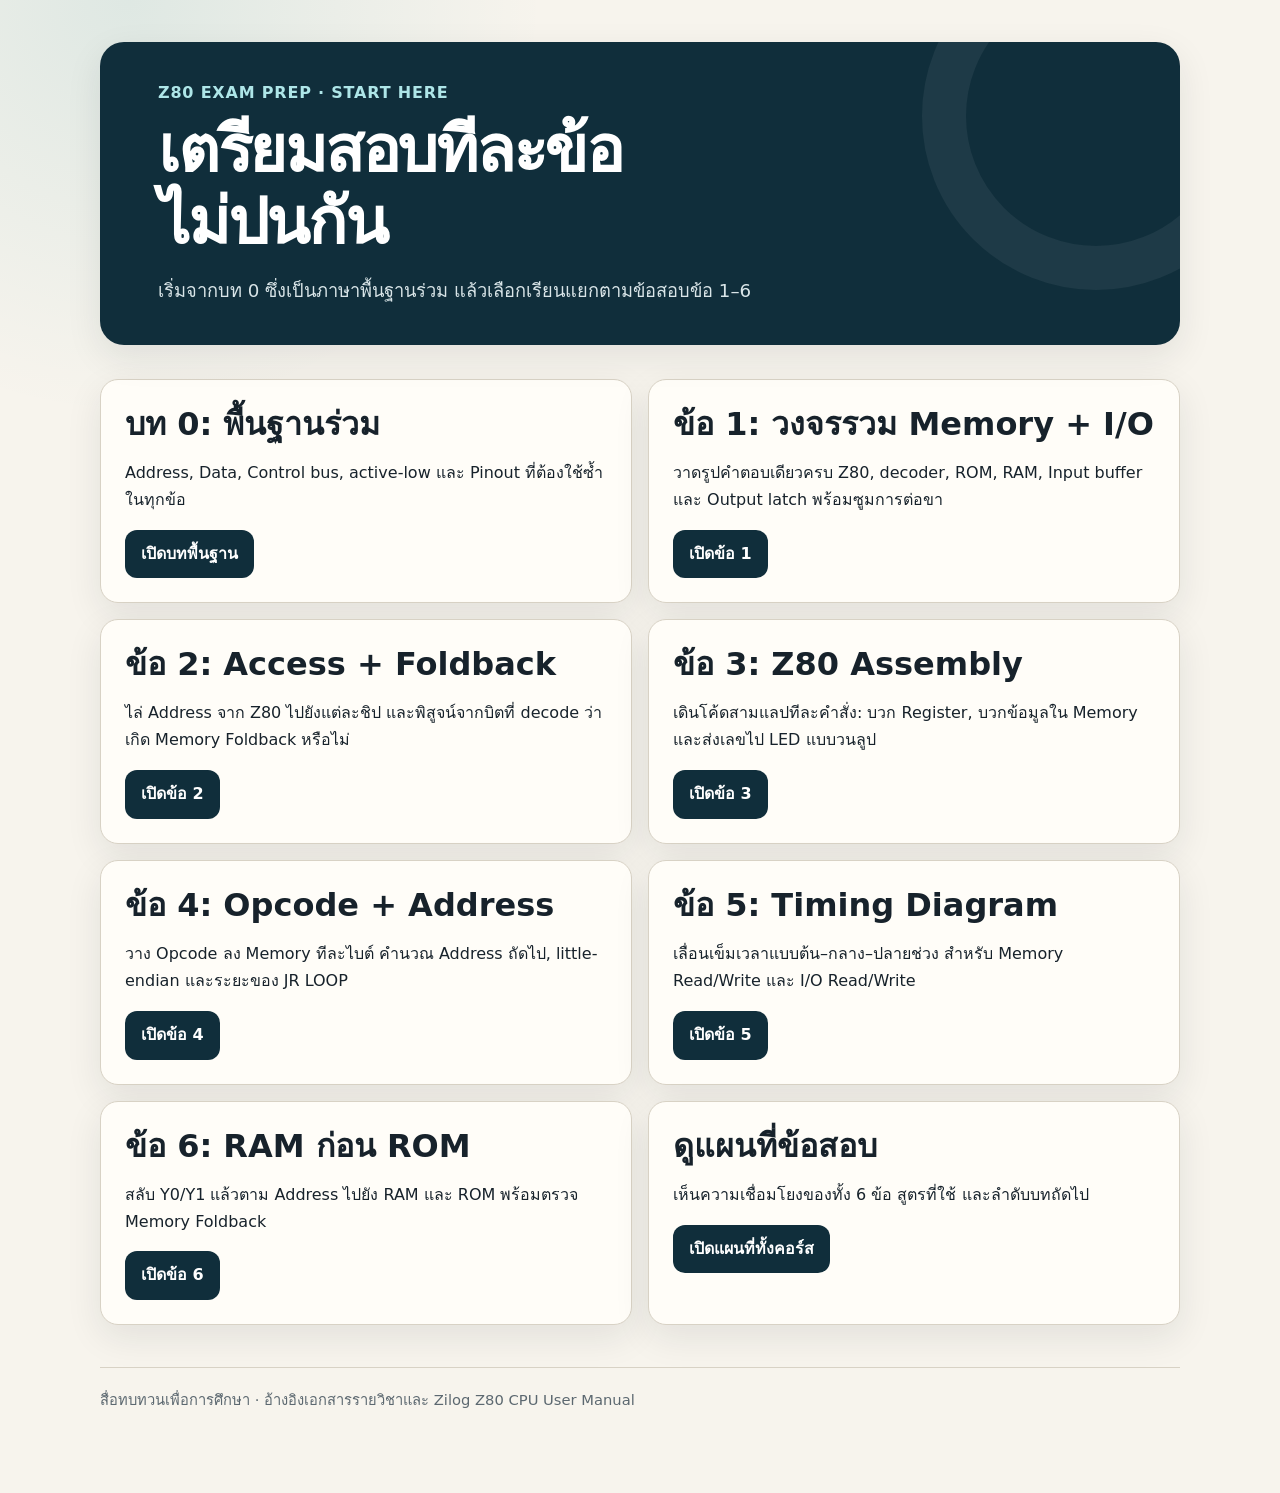
<file: index.html>
<!doctype html>
<html lang="th">
<head>
  <meta charset="utf-8">
  <meta name="viewport" content="width=device-width, initial-scale=1">
  <meta name="description" content="บทเรียนแบบโต้ตอบสำหรับเตรียมสอบ Z80: การต่อวงจร, Memory Foldback, Assembly, Opcode และ Timing Diagram">
  <title>เตรียมสอบ Z80 ทีละข้อ</title>
  <link rel="stylesheet" href="assets/course.css">
</head>
<body>
<main class="page">
  <header class="hero">
    <p class="eyebrow">Z80 EXAM PREP · START HERE</p>
    <h1>เตรียมสอบทีละข้อ<br>ไม่ปนกัน</h1>
    <p class="lead">เริ่มจากบท 0 ซึ่งเป็นภาษาพื้นฐานร่วม แล้วเลือกเรียนแยกตามข้อสอบข้อ 1–6</p>
  </header>
  <section class="grid-2">
    <article class="card">
      <h2>บท 0: พื้นฐานร่วม</h2>
      <p>Address, Data, Control bus, active-low และ Pinout ที่ต้องใช้ซ้ำในทุกข้อ</p>
      <a class="button" href="lessons/0001-z80-three-buses.html">เปิดบทพื้นฐาน</a>
    </article>
    <article class="card">
      <h2>ข้อ 1: วงจรรวม Memory + I/O</h2>
      <p>วาดรูปคำตอบเดียวครบ Z80, decoder, ROM, RAM, Input buffer และ Output latch พร้อมซูมการต่อขา</p>
      <a class="button" href="lessons/0002-full-memory-decoding.html">เปิดข้อ 1</a>
    </article>
    <article class="card">
      <h2>ข้อ 2: Access + Foldback</h2>
      <p>ไล่ Address จาก Z80 ไปยังแต่ละชิป และพิสูจน์จากบิตที่ decode ว่าเกิด Memory Foldback หรือไม่</p>
      <a class="button" href="lessons/0003-access-and-foldback.html">เปิดข้อ 2</a>
    </article>
    <article class="card">
      <h2>ข้อ 3: Z80 Assembly</h2>
      <p>เดินโค้ดสามแลปทีละคำสั่ง: บวก Register, บวกข้อมูลใน Memory และส่งเลขไป LED แบบวนลูป</p>
      <a class="button" href="lessons/0006-q3-assembly.html">เปิดข้อ 3</a>
    </article>
    <article class="card">
      <h2>ข้อ 4: Opcode + Address</h2>
      <p>วาง Opcode ลง Memory ทีละไบต์ คำนวณ Address ถัดไป, little-endian และระยะของ JR LOOP</p>
      <a class="button" href="lessons/0007-q4-opcode-address.html">เปิดข้อ 4</a>
    </article>
    <article class="card">
      <h2>ข้อ 5: Timing Diagram</h2>
      <p>เลื่อนเข็มเวลาแบบต้น–กลาง–ปลายช่วง สำหรับ Memory Read/Write และ I/O Read/Write</p>
      <a class="button" href="lessons/0004-q5-timing-diagram.html">เปิดข้อ 5</a>
    </article>
    <article class="card">
      <h2>ข้อ 6: RAM ก่อน ROM</h2>
      <p>สลับ Y0/Y1 แล้วตาม Address ไปยัง RAM และ ROM พร้อมตรวจ Memory Foldback</p>
      <a class="button" href="lessons/0005-q6-ram-first.html">เปิดข้อ 6</a>
    </article>
    <article class="card">
      <h2>ดูแผนที่ข้อสอบ</h2>
      <p>เห็นความเชื่อมโยงของทั้ง 6 ข้อ สูตรที่ใช้ และลำดับบทถัดไป</p>
      <a class="button" href="reference/0001-z80-exam-map.html">เปิดแผนที่ทั้งคอร์ส</a>
    </article>
  </section>
  <footer class="footer">สื่อทบทวนเพื่อการศึกษา · อ้างอิงเอกสารรายวิชาและ Zilog Z80 CPU User Manual</footer>
</main>
</body>
</html>
</file>
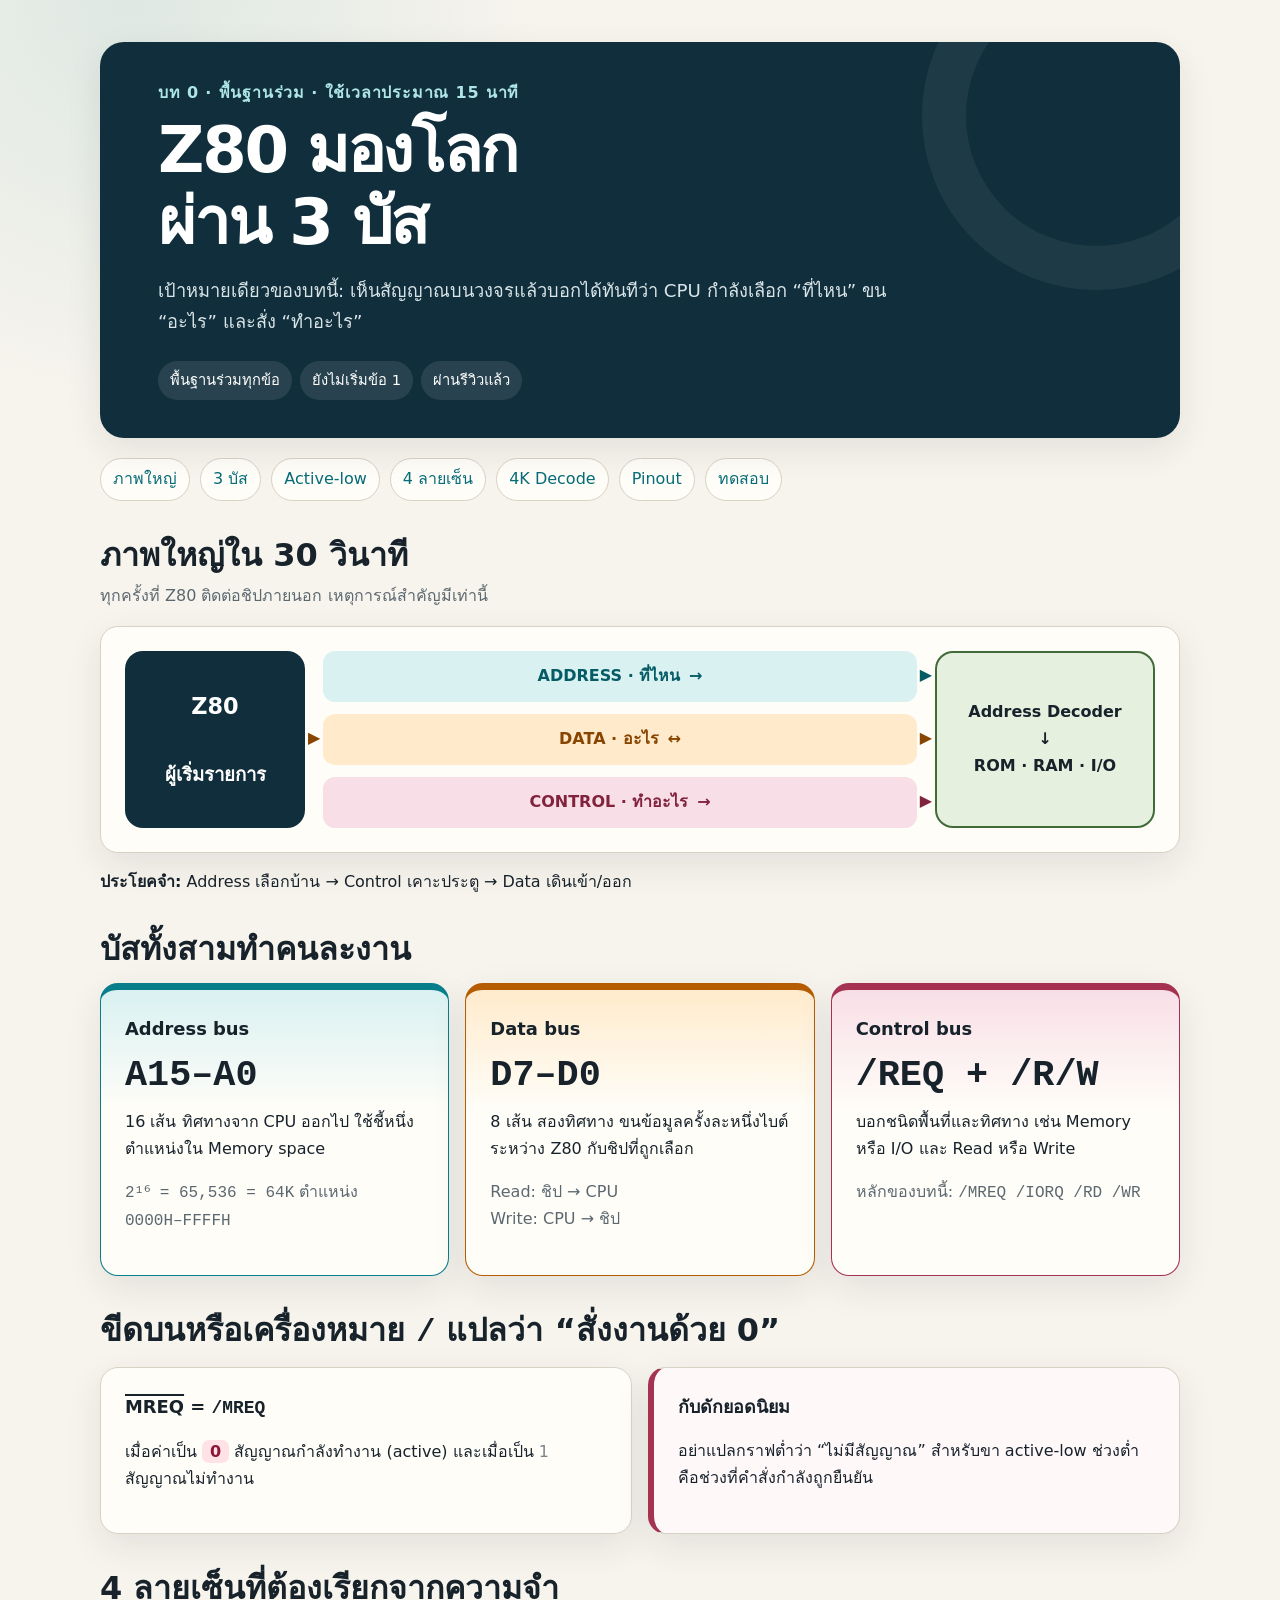
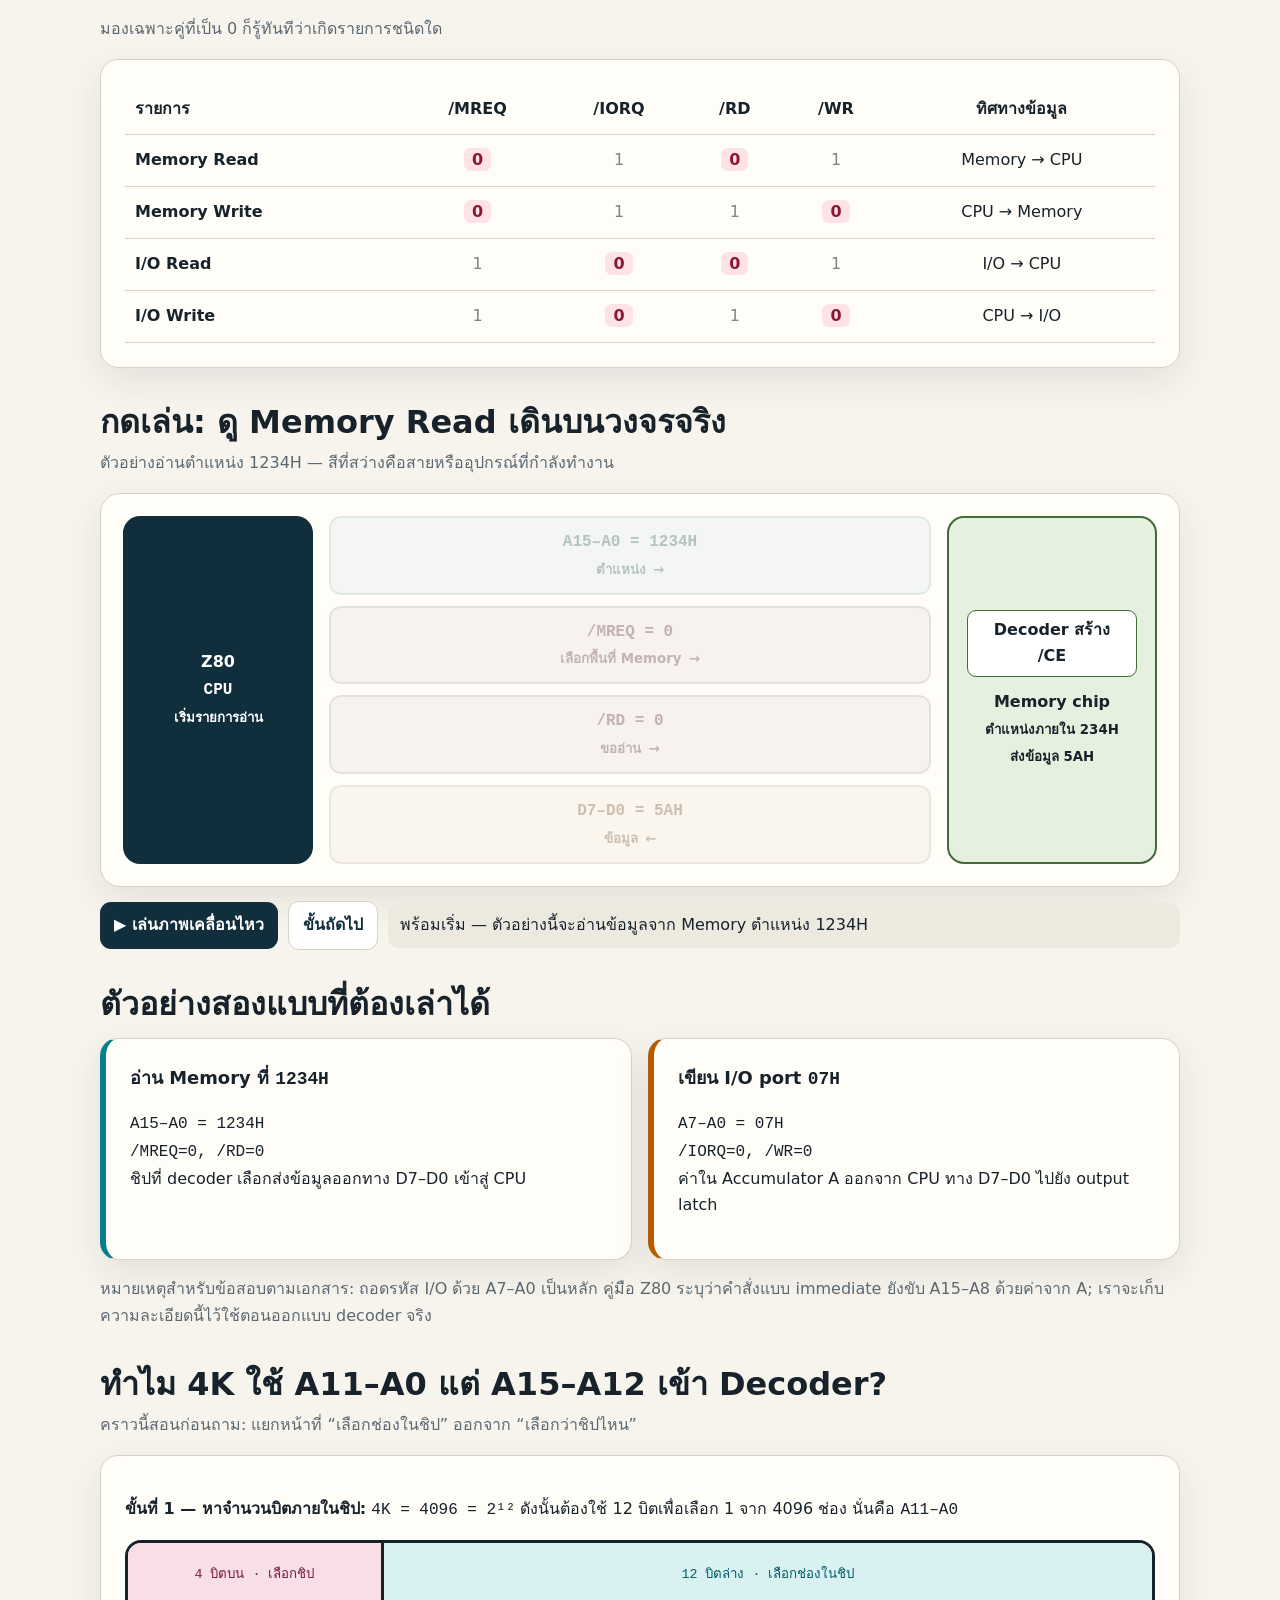
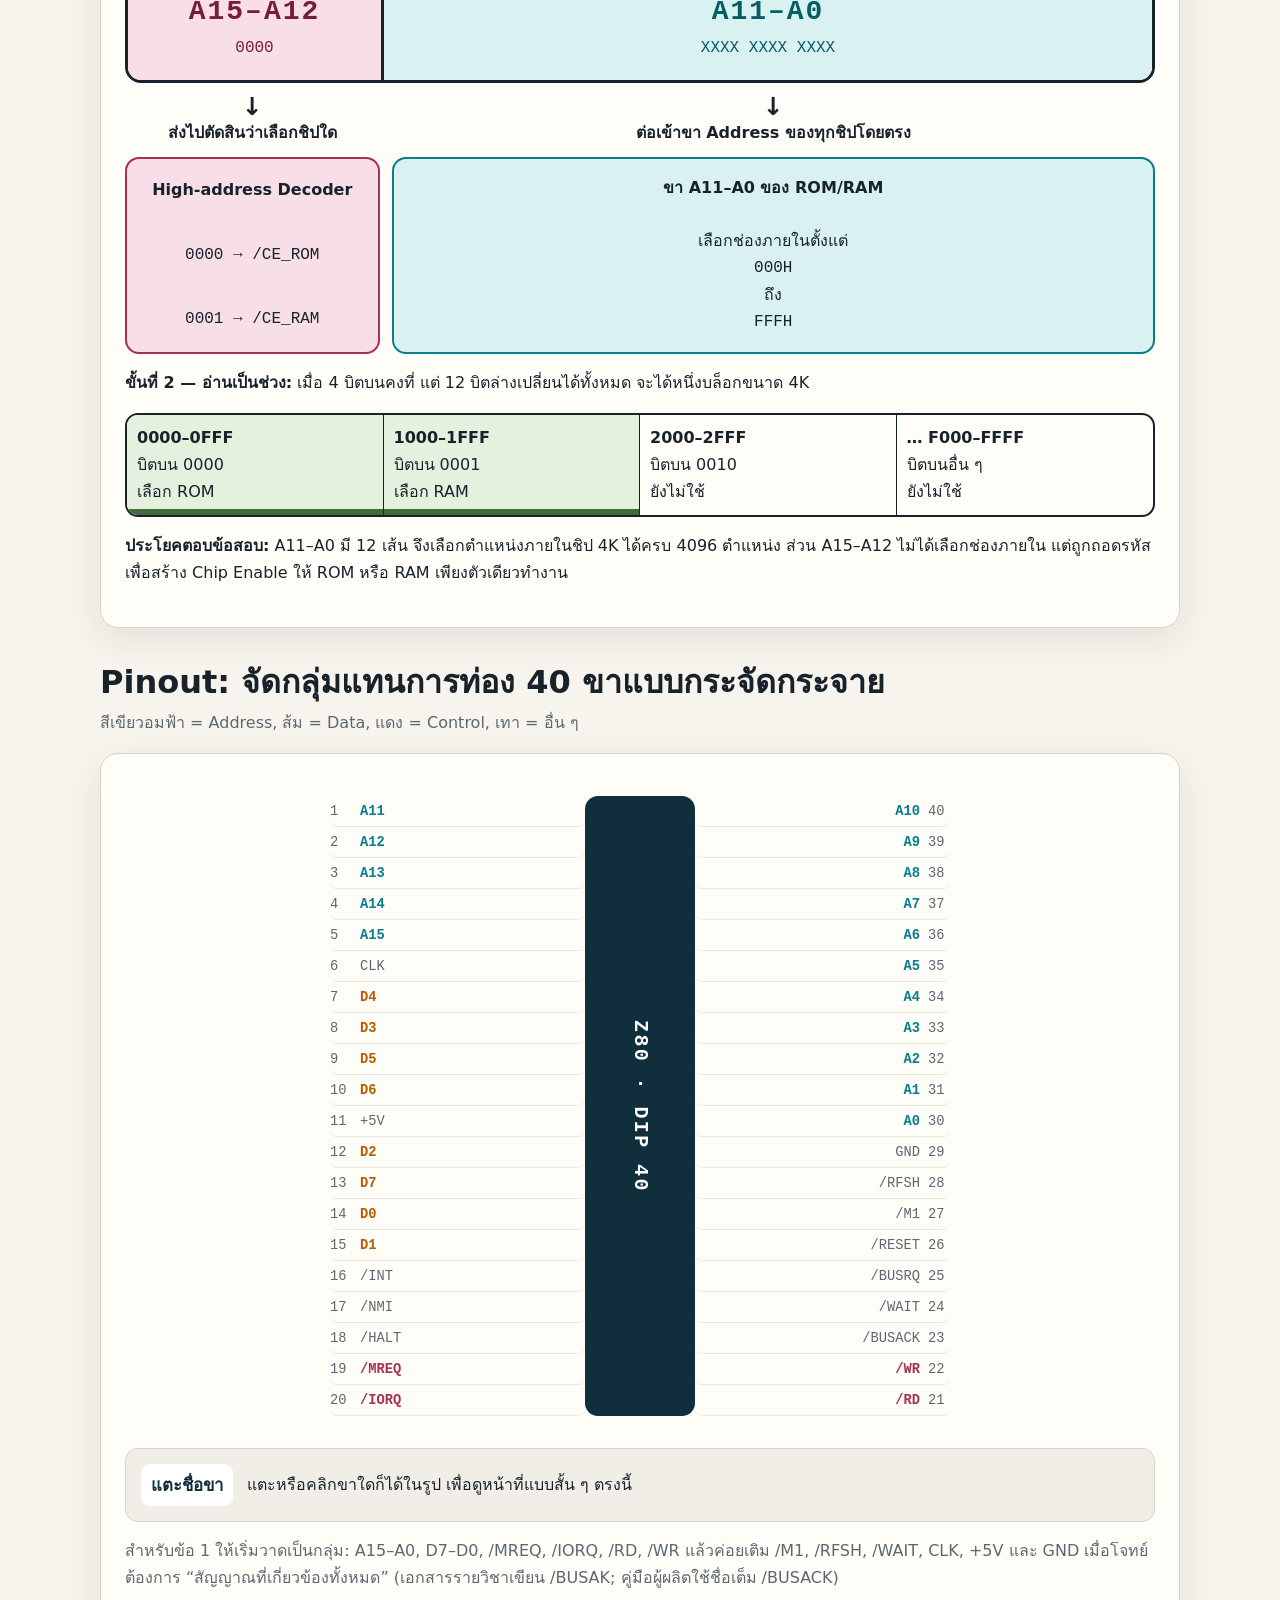
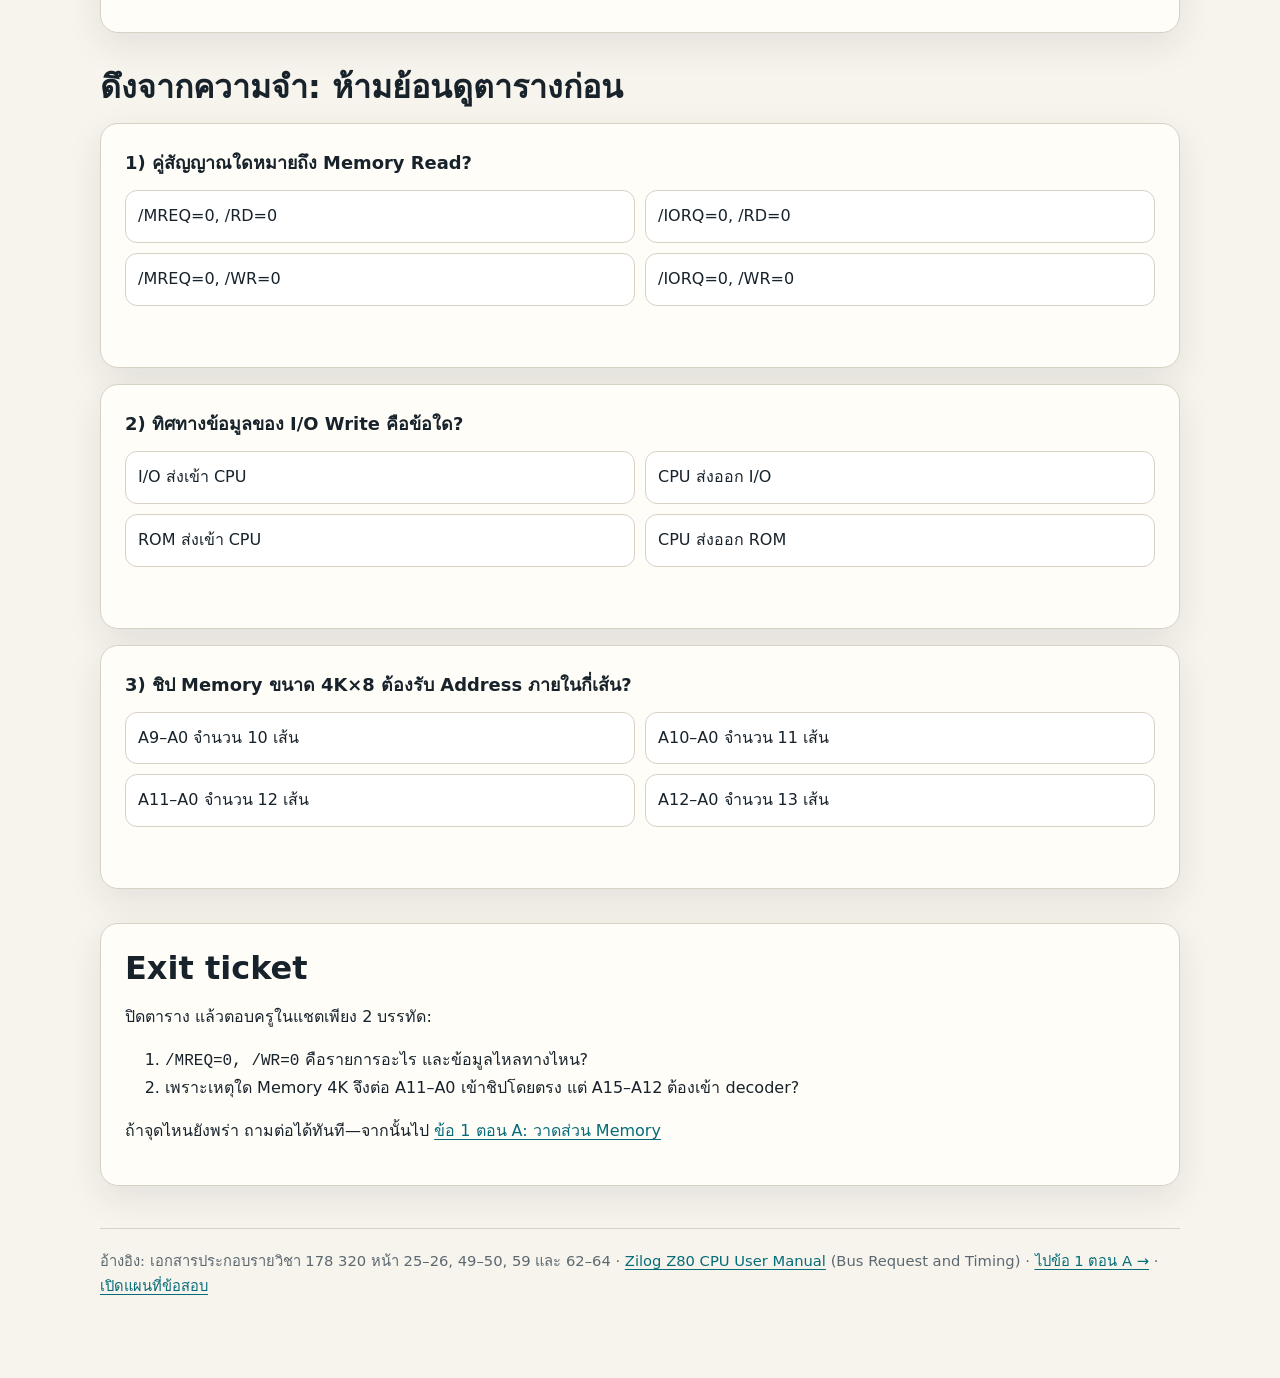
<file: lessons/0001-z80-three-buses.html>
<!doctype html>
<html lang="th">
<head>
  <meta charset="utf-8">
  <meta name="viewport" content="width=device-width, initial-scale=1">
  <title>บทเรียน 0001 — Z80 ผ่าน 3 บัส</title>
  <link rel="stylesheet" href="../assets/course.css">
</head>
<body>
<main class="page">
  <header class="hero">
    <p class="eyebrow">บท 0 · พื้นฐานร่วม · ใช้เวลาประมาณ 15 นาที</p>
    <h1>Z80 มองโลก<br>ผ่าน 3 บัส</h1>
    <p class="lead">เป้าหมายเดียวของบทนี้: เห็นสัญญาณบนวงจรแล้วบอกได้ทันทีว่า CPU กำลังเลือก “ที่ไหน” ขน “อะไร” และสั่ง “ทำอะไร”</p>
    <div class="score-strip">
      <span class="pill">พื้นฐานร่วมทุกข้อ</span>
      <span class="pill">ยังไม่เริ่มข้อ 1</span>
      <span class="pill">ผ่านรีวิวแล้ว</span>
    </div>
  </header>

  <nav class="toc" aria-label="สารบัญย่อ">
    <a href="#big-picture">ภาพใหญ่</a>
    <a href="#three-buses">3 บัส</a>
    <a href="#active-low">Active-low</a>
    <a href="#four-operations">4 ลายเซ็น</a>
    <a href="#decode-4k">4K Decode</a>
    <a href="#pinout">Pinout</a>
    <a href="#quiz">ทดสอบ</a>
  </nav>

  <section id="big-picture">
    <h2>ภาพใหญ่ใน 30 วินาที</h2>
    <p class="kicker">ทุกครั้งที่ Z80 ติดต่อชิปภายนอก เหตุการณ์สำคัญมีเท่านี้</p>
    <div class="system-map card" role="img" aria-label="Z80 เชื่อมกับอุปกรณ์ผ่าน address data และ control bus">
      <div class="cpu">Z80<br><small>ผู้เริ่มรายการ</small></div>
      <div class="mobile-link" aria-hidden="true">↓</div>
      <div class="bus-lanes">
        <div class="lane address one-way">ADDRESS · ที่ไหน <span class="flow-arrow" data-flow="out" aria-label="จาก CPU ไปยังอุปกรณ์"></span></div>
        <div class="lane data">DATA · อะไร <span class="flow-arrow" data-flow="both" aria-label="ไหลได้สองทิศทาง"></span></div>
        <div class="lane control one-way">CONTROL · ทำอะไร <span class="flow-arrow" data-flow="out" aria-label="จาก CPU ไปยังอุปกรณ์"></span></div>
      </div>
      <div class="mobile-link" aria-hidden="true">↓</div>
      <div class="devices">Address Decoder<br>↓<br>ROM · RAM · I/O</div>
    </div>
    <p><strong>ประโยคจำ:</strong> Address เลือกบ้าน → Control เคาะประตู → Data เดินเข้า/ออก</p>
  </section>

  <section id="three-buses">
    <h2>บัสทั้งสามทำคนละงาน</h2>
    <div class="grid-3">
      <article class="card bus-card address">
        <h3>Address bus</h3>
        <div class="big-number">A15–A0</div>
        <p>16 เส้น ทิศทางจาก CPU ออกไป ใช้ชี้หนึ่งตำแหน่งใน Memory space</p>
        <p class="muted"><span class="mono">2¹⁶ = 65,536 = 64K</span> ตำแหน่ง<br><span class="mono">0000H–FFFFH</span></p>
      </article>
      <article class="card bus-card data">
        <h3>Data bus</h3>
        <div class="big-number">D7–D0</div>
        <p>8 เส้น สองทิศทาง ขนข้อมูลครั้งละหนึ่งไบต์ระหว่าง Z80 กับชิปที่ถูกเลือก</p>
        <p class="muted">Read: ชิป → CPU<br>Write: CPU → ชิป</p>
      </article>
      <article class="card bus-card control">
        <h3>Control bus</h3>
        <div class="big-number">/REQ + /R/W</div>
        <p>บอกชนิดพื้นที่และทิศทาง เช่น Memory หรือ I/O และ Read หรือ Write</p>
        <p class="muted">หลักของบทนี้: <span class="mono">/MREQ /IORQ /RD /WR</span></p>
      </article>
    </div>
  </section>

  <section id="active-low">
    <h2>ขีดบนหรือเครื่องหมาย <span class="mono">/</span> แปลว่า “สั่งงานด้วย 0”</h2>
    <div class="grid-2">
      <div class="card">
        <h3><span class="active-low">MREQ</span> = <span class="mono">/MREQ</span></h3>
        <p>เมื่อค่าเป็น <span class="zero">0</span> สัญญาณกำลังทำงาน (active) และเมื่อเป็น <span class="one">1</span> สัญญาณไม่ทำงาน</p>
      </div>
      <div class="card warning">
        <h3>กับดักยอดนิยม</h3>
        <p>อย่าแปลกราฟต่ำว่า “ไม่มีสัญญาณ” สำหรับขา active-low ช่วงต่ำคือช่วงที่คำสั่งกำลังถูกยืนยัน</p>
      </div>
    </div>
  </section>

  <section id="four-operations">
    <h2>4 ลายเซ็นที่ต้องเรียกจากความจำ</h2>
    <p class="kicker">มองเฉพาะคู่ที่เป็น 0 ก็รู้ทันทีว่าเกิดรายการชนิดใด</p>
    <div class="card" style="overflow-x:auto">
      <table class="signal-table">
        <thead><tr><th>รายการ</th><th>/MREQ</th><th>/IORQ</th><th>/RD</th><th>/WR</th><th>ทิศทางข้อมูล</th></tr></thead>
        <tbody>
          <tr><td>Memory Read</td><td><span class="zero">0</span></td><td><span class="one">1</span></td><td><span class="zero">0</span></td><td><span class="one">1</span></td><td>Memory → CPU</td></tr>
          <tr><td>Memory Write</td><td><span class="zero">0</span></td><td><span class="one">1</span></td><td><span class="one">1</span></td><td><span class="zero">0</span></td><td>CPU → Memory</td></tr>
          <tr><td>I/O Read</td><td><span class="one">1</span></td><td><span class="zero">0</span></td><td><span class="zero">0</span></td><td><span class="one">1</span></td><td>I/O → CPU</td></tr>
          <tr><td>I/O Write</td><td><span class="one">1</span></td><td><span class="zero">0</span></td><td><span class="one">1</span></td><td><span class="zero">0</span></td><td>CPU → I/O</td></tr>
        </tbody>
      </table>
    </div>
  </section>

  <section>
    <h2>กดเล่น: ดู Memory Read เดินบนวงจรจริง</h2>
    <p class="kicker">ตัวอย่างอ่านตำแหน่ง 1234H — สีที่สว่างคือสายหรืออุปกรณ์ที่กำลังทำงาน</p>
    <div class="bus-demo" data-bus-demo data-phase="0">
      <div class="demo-node demo-cpu">
        <div>Z80<br><span class="mono">CPU</span><br><small>เริ่มรายการอ่าน</small></div>
      </div>
      <div class="demo-wires" aria-label="สายสัญญาณระหว่าง Z80 กับหน่วยความจำ">
        <div class="demo-wire address-wire"><span class="mono">A15–A0 = 1234H</span><br><small>ตำแหน่ง <span class="flow-arrow" data-flow="out" aria-label="จาก CPU ไปยังชิป"></span></small></div>
        <div class="demo-wire request-wire"><span class="mono">/MREQ = 0</span><br><small>เลือกพื้นที่ Memory <span class="flow-arrow" data-flow="out" aria-label="จาก CPU ไปยังชิป"></span></small></div>
        <div class="demo-wire direction-wire"><span class="mono">/RD = 0</span><br><small>ขออ่าน <span class="flow-arrow" data-flow="out" aria-label="จาก CPU ไปยังชิป"></span></small></div>
        <div class="demo-wire data-wire"><span class="mono">D7–D0 = 5AH</span><br><small>ข้อมูล <span class="flow-arrow" data-flow="in" aria-label="จากชิปกลับเข้า CPU"></span></small></div>
      </div>
      <div class="demo-node demo-chip">
        <div><span class="decoder-badge">Decoder สร้าง /CE</span><br>Memory chip<br><small>ตำแหน่งภายใน 234H<br>ส่งข้อมูล 5AH</small></div>
      </div>
    </div>
    <div class="demo-controls">
      <button class="demo-button" type="button" data-demo-play>▶ เล่นภาพเคลื่อนไหว</button>
      <button class="demo-button secondary" type="button" data-demo-next>ขั้นถัดไป</button>
      <div class="demo-caption" data-demo-caption aria-live="polite"></div>
    </div>
  </section>

  <section>
    <h2>ตัวอย่างสองแบบที่ต้องเล่าได้</h2>
    <div class="grid-2">
      <article class="card example">
        <h3>อ่าน Memory ที่ <span class="mono">1234H</span></h3>
        <p><span class="mono">A15–A0 = 1234H</span><br><span class="mono">/MREQ=0, /RD=0</span><br>ชิปที่ decoder เลือกส่งข้อมูลออกทาง D7–D0 เข้าสู่ CPU</p>
      </article>
      <article class="card example" style="border-left-color:var(--data)">
        <h3>เขียน I/O port <span class="mono">07H</span></h3>
        <p><span class="mono">A7–A0 = 07H</span><br><span class="mono">/IORQ=0, /WR=0</span><br>ค่าใน Accumulator A ออกจาก CPU ทาง D7–D0 ไปยัง output latch</p>
      </article>
    </div>
    <p class="muted">หมายเหตุสำหรับข้อสอบตามเอกสาร: ถอดรหัส I/O ด้วย A7–A0 เป็นหลัก คู่มือ Z80 ระบุว่าคำสั่งแบบ immediate ยังขับ A15–A8 ด้วยค่าจาก A; เราจะเก็บความละเอียดนี้ไว้ใช้ตอนออกแบบ decoder จริง</p>
  </section>

  <section id="decode-4k">
    <h2>ทำไม 4K ใช้ A11–A0 แต่ A15–A12 เข้า Decoder?</h2>
    <p class="kicker">คราวนี้สอนก่อนถาม: แยกหน้าที่ “เลือกช่องในชิป” ออกจาก “เลือกว่าชิปไหน”</p>
    <div class="card">
      <p><strong>ขั้นที่ 1 — หาจำนวนบิตภายในชิป:</strong> <span class="mono">4K = 4096 = 2¹²</span> ดังนั้นต้องใช้ 12 บิตเพื่อเลือก 1 จาก 4096 ช่อง นั่นคือ <span class="mono">A11–A0</span></p>

      <div class="address-word" role="img" aria-label="Address 16 บิตถูกแยกเป็น A15 ถึง A12 สำหรับ decoder และ A11 ถึง A0 สำหรับตำแหน่งในชิป">
        <div class="address-nibble high">
          <small>4 บิตบน · เลือกชิป</small>
          <span class="address-bits">A15–A12</span>
          <span>0000</span>
        </div>
        <div class="address-nibble low">
          <small>12 บิตล่าง · เลือกช่องในชิป</small>
          <span class="address-bits">A11–A0</span>
          <span>XXXX XXXX XXXX</span>
        </div>
      </div>

      <div class="decode-paths" aria-hidden="true">
        <div class="decode-path">ส่งไปตัดสินว่าเลือกชิปใด</div>
        <div class="decode-path">ต่อเข้าขา Address ของทุกชิปโดยตรง</div>
      </div>

      <div class="decoder-grid">
        <div class="decoder-box"><strong>High-address Decoder</strong><br><span class="mono">0000 → /CE_ROM</span><br><span class="mono">0001 → /CE_RAM</span></div>
        <div class="inside-box"><strong>ขา A11–A0 ของ ROM/RAM</strong><br>เลือกช่องภายในตั้งแต่ <span class="mono">000H</span> ถึง <span class="mono">FFFH</span></div>
      </div>

      <p><strong>ขั้นที่ 2 — อ่านเป็นช่วง:</strong> เมื่อ 4 บิตบนคงที่ แต่ 12 บิตล่างเปลี่ยนได้ทั้งหมด จะได้หนึ่งบล็อกขนาด 4K</p>
      <div class="block-map" aria-label="ตัวอย่างบล็อกหน่วยความจำขนาด 4K">
        <div class="selected"><strong>0000–0FFF</strong><span>บิตบน 0000<br>เลือก ROM</span></div>
        <div class="selected"><strong>1000–1FFF</strong><span>บิตบน 0001<br>เลือก RAM</span></div>
        <div><strong>2000–2FFF</strong><span>บิตบน 0010<br>ยังไม่ใช้</span></div>
        <div><strong>… F000–FFFF</strong><span>บิตบนอื่น ๆ<br>ยังไม่ใช้</span></div>
      </div>
      <p><strong>ประโยคตอบข้อสอบ:</strong> A11–A0 มี 12 เส้น จึงเลือกตำแหน่งภายในชิป 4K ได้ครบ 4096 ตำแหน่ง ส่วน A15–A12 ไม่ได้เลือกช่องภายใน แต่ถูกถอดรหัสเพื่อสร้าง Chip Enable ให้ ROM หรือ RAM เพียงตัวเดียวทำงาน</p>
    </div>
  </section>

  <section id="pinout">
    <h2>Pinout: จัดกลุ่มแทนการท่อง 40 ขาแบบกระจัดกระจาย</h2>
    <p class="kicker">สีเขียวอมฟ้า = Address, ส้ม = Data, แดง = Control, เทา = อื่น ๆ</p>
    <div class="card">
      <div class="pinout-wrap">
       <div class="pinout" aria-label="ผังขา Z80 แบบ DIP 40 ขา">
        <div class="pin-side">
          <div class="pin"><span class="pin-no">1</span><span class="tag-address">A11</span></div>
          <div class="pin"><span class="pin-no">2</span><span class="tag-address">A12</span></div>
          <div class="pin"><span class="pin-no">3</span><span class="tag-address">A13</span></div>
          <div class="pin"><span class="pin-no">4</span><span class="tag-address">A14</span></div>
          <div class="pin"><span class="pin-no">5</span><span class="tag-address">A15</span></div>
          <div class="pin"><span class="pin-no">6</span><span class="tag-other">CLK</span></div>
          <div class="pin"><span class="pin-no">7</span><span class="tag-data">D4</span></div>
          <div class="pin"><span class="pin-no">8</span><span class="tag-data">D3</span></div>
          <div class="pin"><span class="pin-no">9</span><span class="tag-data">D5</span></div>
          <div class="pin"><span class="pin-no">10</span><span class="tag-data">D6</span></div>
          <div class="pin"><span class="pin-no">11</span><span class="tag-other">+5V</span></div>
          <div class="pin"><span class="pin-no">12</span><span class="tag-data">D2</span></div>
          <div class="pin"><span class="pin-no">13</span><span class="tag-data">D7</span></div>
          <div class="pin"><span class="pin-no">14</span><span class="tag-data">D0</span></div>
          <div class="pin"><span class="pin-no">15</span><span class="tag-data">D1</span></div>
          <div class="pin"><span class="pin-no">16</span><span class="tag-other">/INT</span></div>
          <div class="pin"><span class="pin-no">17</span><span class="tag-other">/NMI</span></div>
          <div class="pin"><span class="pin-no">18</span><span class="tag-other">/HALT</span></div>
          <div class="pin"><span class="pin-no">19</span><span class="tag-control">/MREQ</span></div>
          <div class="pin"><span class="pin-no">20</span><span class="tag-control">/IORQ</span></div>
        </div>
        <div class="chip">Z80 · DIP 40</div>
        <div class="pin-side">
          <div class="pin right"><span class="pin-no">40</span><span class="tag-address">A10</span></div>
          <div class="pin right"><span class="pin-no">39</span><span class="tag-address">A9</span></div>
          <div class="pin right"><span class="pin-no">38</span><span class="tag-address">A8</span></div>
          <div class="pin right"><span class="pin-no">37</span><span class="tag-address">A7</span></div>
          <div class="pin right"><span class="pin-no">36</span><span class="tag-address">A6</span></div>
          <div class="pin right"><span class="pin-no">35</span><span class="tag-address">A5</span></div>
          <div class="pin right"><span class="pin-no">34</span><span class="tag-address">A4</span></div>
          <div class="pin right"><span class="pin-no">33</span><span class="tag-address">A3</span></div>
          <div class="pin right"><span class="pin-no">32</span><span class="tag-address">A2</span></div>
          <div class="pin right"><span class="pin-no">31</span><span class="tag-address">A1</span></div>
          <div class="pin right"><span class="pin-no">30</span><span class="tag-address">A0</span></div>
          <div class="pin right"><span class="pin-no">29</span><span class="tag-other">GND</span></div>
          <div class="pin right"><span class="pin-no">28</span><span class="tag-other">/RFSH</span></div>
          <div class="pin right"><span class="pin-no">27</span><span class="tag-other">/M1</span></div>
          <div class="pin right"><span class="pin-no">26</span><span class="tag-other">/RESET</span></div>
          <div class="pin right"><span class="pin-no">25</span><span class="tag-other">/BUSRQ</span></div>
          <div class="pin right"><span class="pin-no">24</span><span class="tag-other">/WAIT</span></div>
          <div class="pin right"><span class="pin-no">23</span><span class="tag-other">/BUSACK</span></div>
          <div class="pin right"><span class="pin-no">22</span><span class="tag-control">/WR</span></div>
          <div class="pin right"><span class="pin-no">21</span><span class="tag-control">/RD</span></div>
        </div>
       </div>
      </div>
      <p class="scroll-hint">← เลื่อนผังซ้าย–ขวาเพื่ออ่านชื่อขาบนโทรศัพท์ →</p>
      <div class="pin-detail" data-pin-detail aria-live="polite">
        <div class="pin-detail-signal" data-pin-signal>แตะชื่อขา</div>
        <p class="pin-detail-text" data-pin-text>แตะหรือคลิกขาใดก็ได้ในรูป เพื่อดูหน้าที่แบบสั้น ๆ ตรงนี้</p>
      </div>
      <p class="muted">สำหรับข้อ 1 ให้เริ่มวาดเป็นกลุ่ม: A15–A0, D7–D0, /MREQ, /IORQ, /RD, /WR แล้วค่อยเติม /M1, /RFSH, /WAIT, CLK, +5V และ GND เมื่อโจทย์ต้องการ “สัญญาณที่เกี่ยวข้องทั้งหมด” (เอกสารรายวิชาเขียน /BUSAK; คู่มือผู้ผลิตใช้ชื่อเต็ม /BUSACK)</p>
    </div>
  </section>

  <section id="quiz" class="quiz">
    <h2>ดึงจากความจำ: ห้ามย้อนดูตารางก่อน</h2>
    <article class="card quiz-card" data-quiz data-answer="A" data-explain="Memory Read ใช้ /MREQ และ /RD เป็น 0">
      <h3>1) คู่สัญญาณใดหมายถึง Memory Read?</h3>
      <div class="choices">
        <button class="choice mono" data-choice="A">/MREQ=0, /RD=0</button>
        <button class="choice mono" data-choice="B">/IORQ=0, /RD=0</button>
        <button class="choice mono" data-choice="C">/MREQ=0, /WR=0</button>
        <button class="choice mono" data-choice="D">/IORQ=0, /WR=0</button>
      </div>
      <p class="feedback" aria-live="polite"></p>
    </article>
    <article class="card quiz-card" data-quiz data-answer="B" data-explain="Write หมายถึงข้อมูลไหลจาก CPU ไปยังอุปกรณ์">
      <h3>2) ทิศทางข้อมูลของ I/O Write คือข้อใด?</h3>
      <div class="choices">
        <button class="choice" data-choice="A">I/O ส่งเข้า CPU</button>
        <button class="choice" data-choice="B">CPU ส่งออก I/O</button>
        <button class="choice" data-choice="C">ROM ส่งเข้า CPU</button>
        <button class="choice" data-choice="D">CPU ส่งออก ROM</button>
      </div>
      <p class="feedback" aria-live="polite"></p>
    </article>
    <article class="card quiz-card" data-quiz data-answer="C" data-explain="4K = 4096 = 2^12 จึงใช้ address ภายใน 12 เส้น คือ A11–A0">
      <h3>3) ชิป Memory ขนาด 4K×8 ต้องรับ Address ภายในกี่เส้น?</h3>
      <div class="choices">
        <button class="choice" data-choice="A">A9–A0 จำนวน 10 เส้น</button>
        <button class="choice" data-choice="B">A10–A0 จำนวน 11 เส้น</button>
        <button class="choice" data-choice="C">A11–A0 จำนวน 12 เส้น</button>
        <button class="choice" data-choice="D">A12–A0 จำนวน 13 เส้น</button>
      </div>
      <p class="feedback" aria-live="polite"></p>
    </article>
  </section>

  <section class="card">
    <h2>Exit ticket</h2>
    <p>ปิดตาราง แล้วตอบครูในแชตเพียง 2 บรรทัด:</p>
    <ol>
      <li><span class="mono">/MREQ=0, /WR=0</span> คือรายการอะไร และข้อมูลไหลทางไหน?</li>
      <li>เพราะเหตุใด Memory 4K จึงต่อ A11–A0 เข้าชิปโดยตรง แต่ A15–A12 ต้องเข้า decoder?</li>
    </ol>
    <p>ถ้าจุดไหนยังพร่า ถามต่อได้ทันที—จากนั้นไป <a href="0002-full-memory-decoding.html">ข้อ 1 ตอน A: วาดส่วน Memory</a></p>
  </section>

  <footer class="footer">
    อ้างอิง: เอกสารประกอบรายวิชา 178 320 หน้า 25–26, 49–50, 59 และ 62–64 ·
    <a href="https://www.zilog.com/docs/z80/um0080.pdf">Zilog Z80 CPU User Manual</a> (Bus Request and Timing)
    · <a href="0002-full-memory-decoding.html">ไปข้อ 1 ตอน A →</a>
    · <a href="../reference/0001-z80-exam-map.html">เปิดแผนที่ข้อสอบ</a>
  </footer>
</main>
<script src="../assets/bus-demo.js"></script>
<script src="../assets/pinout.js"></script>
<script src="../assets/quiz.js"></script>
</body>
</html>
</file>
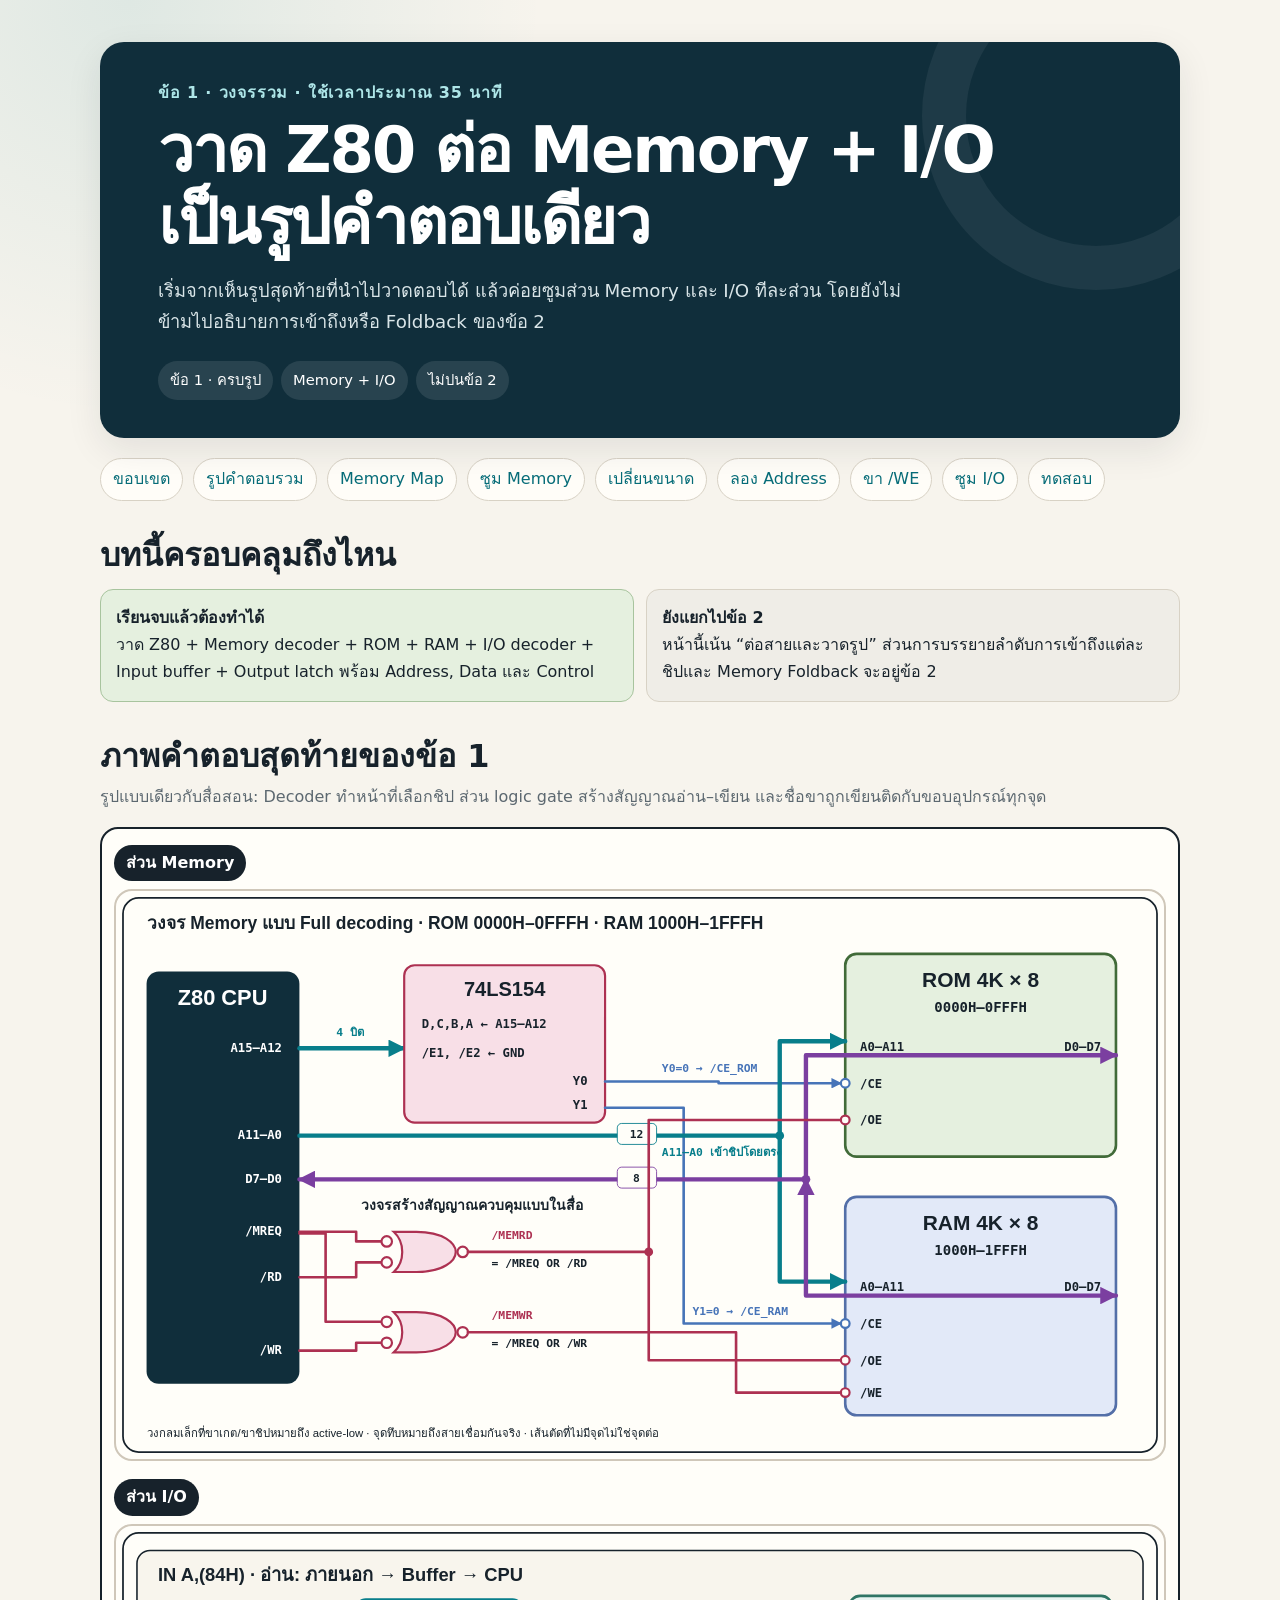
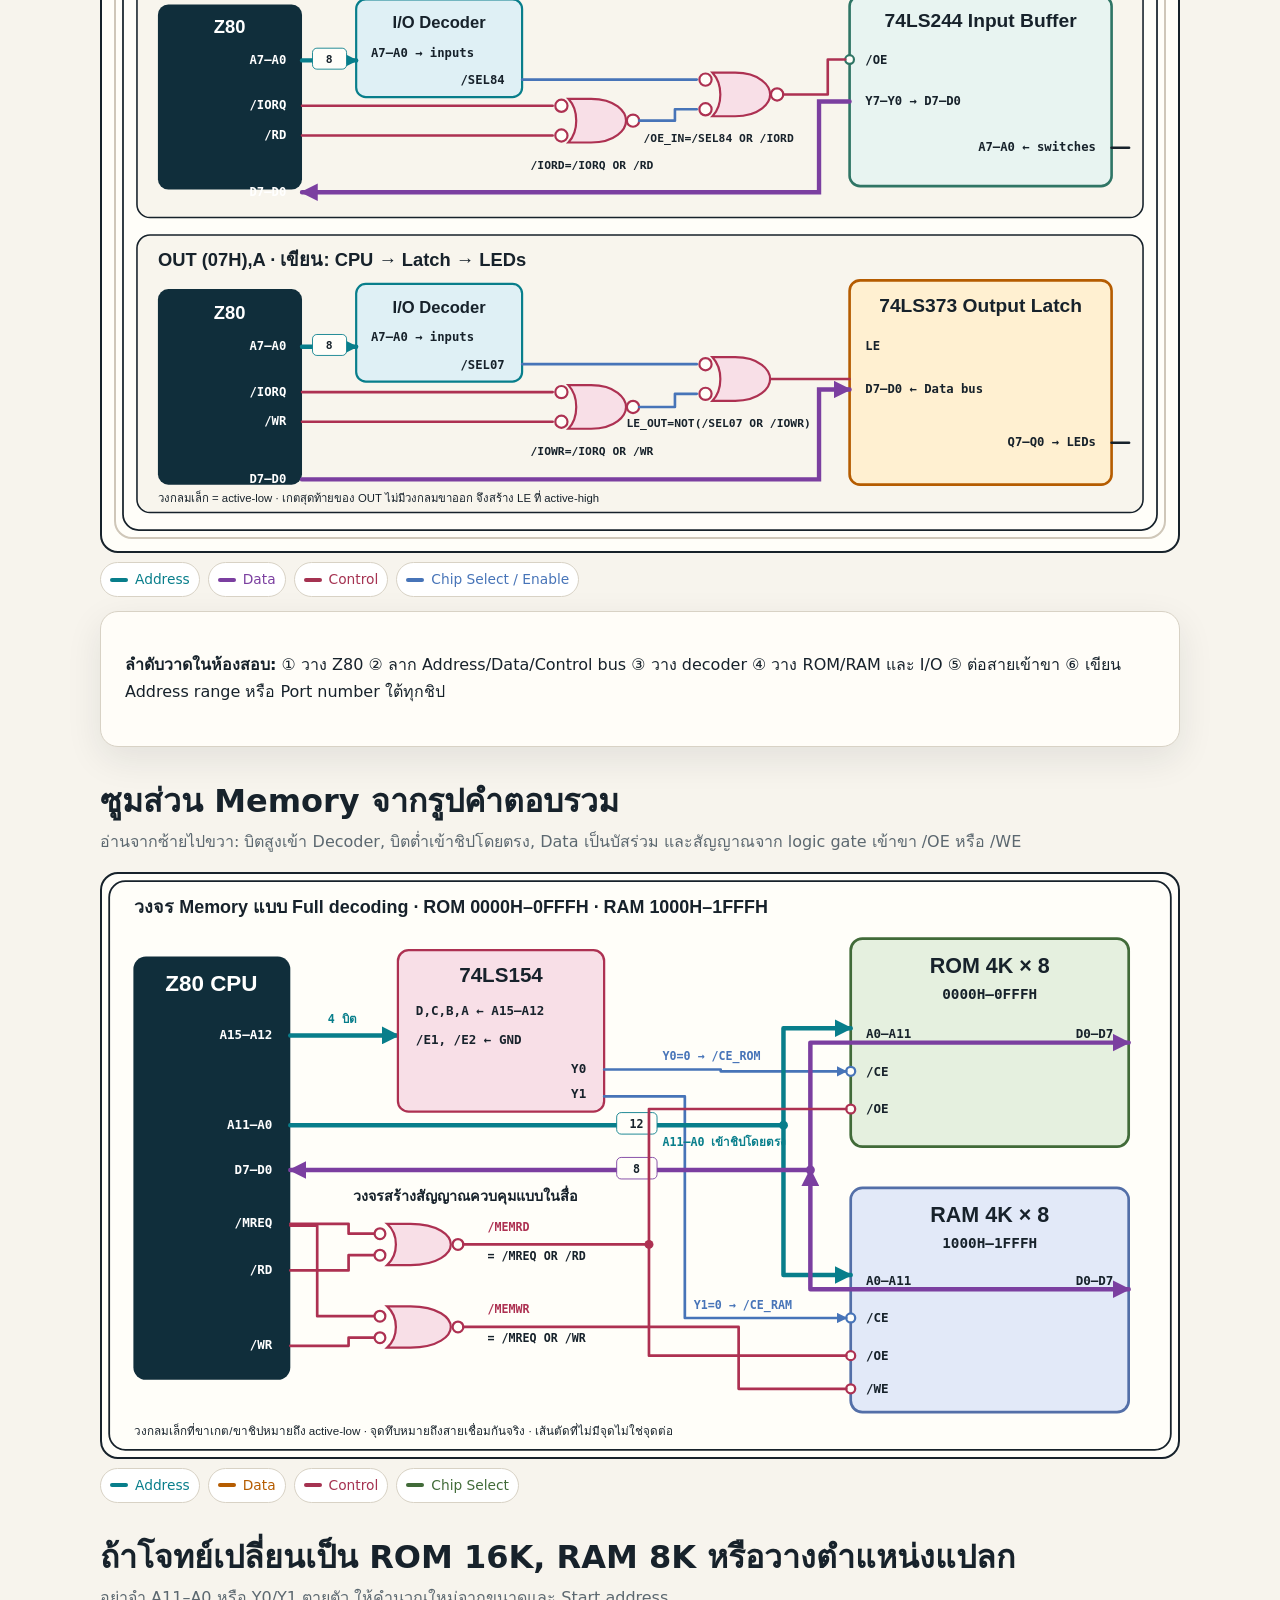
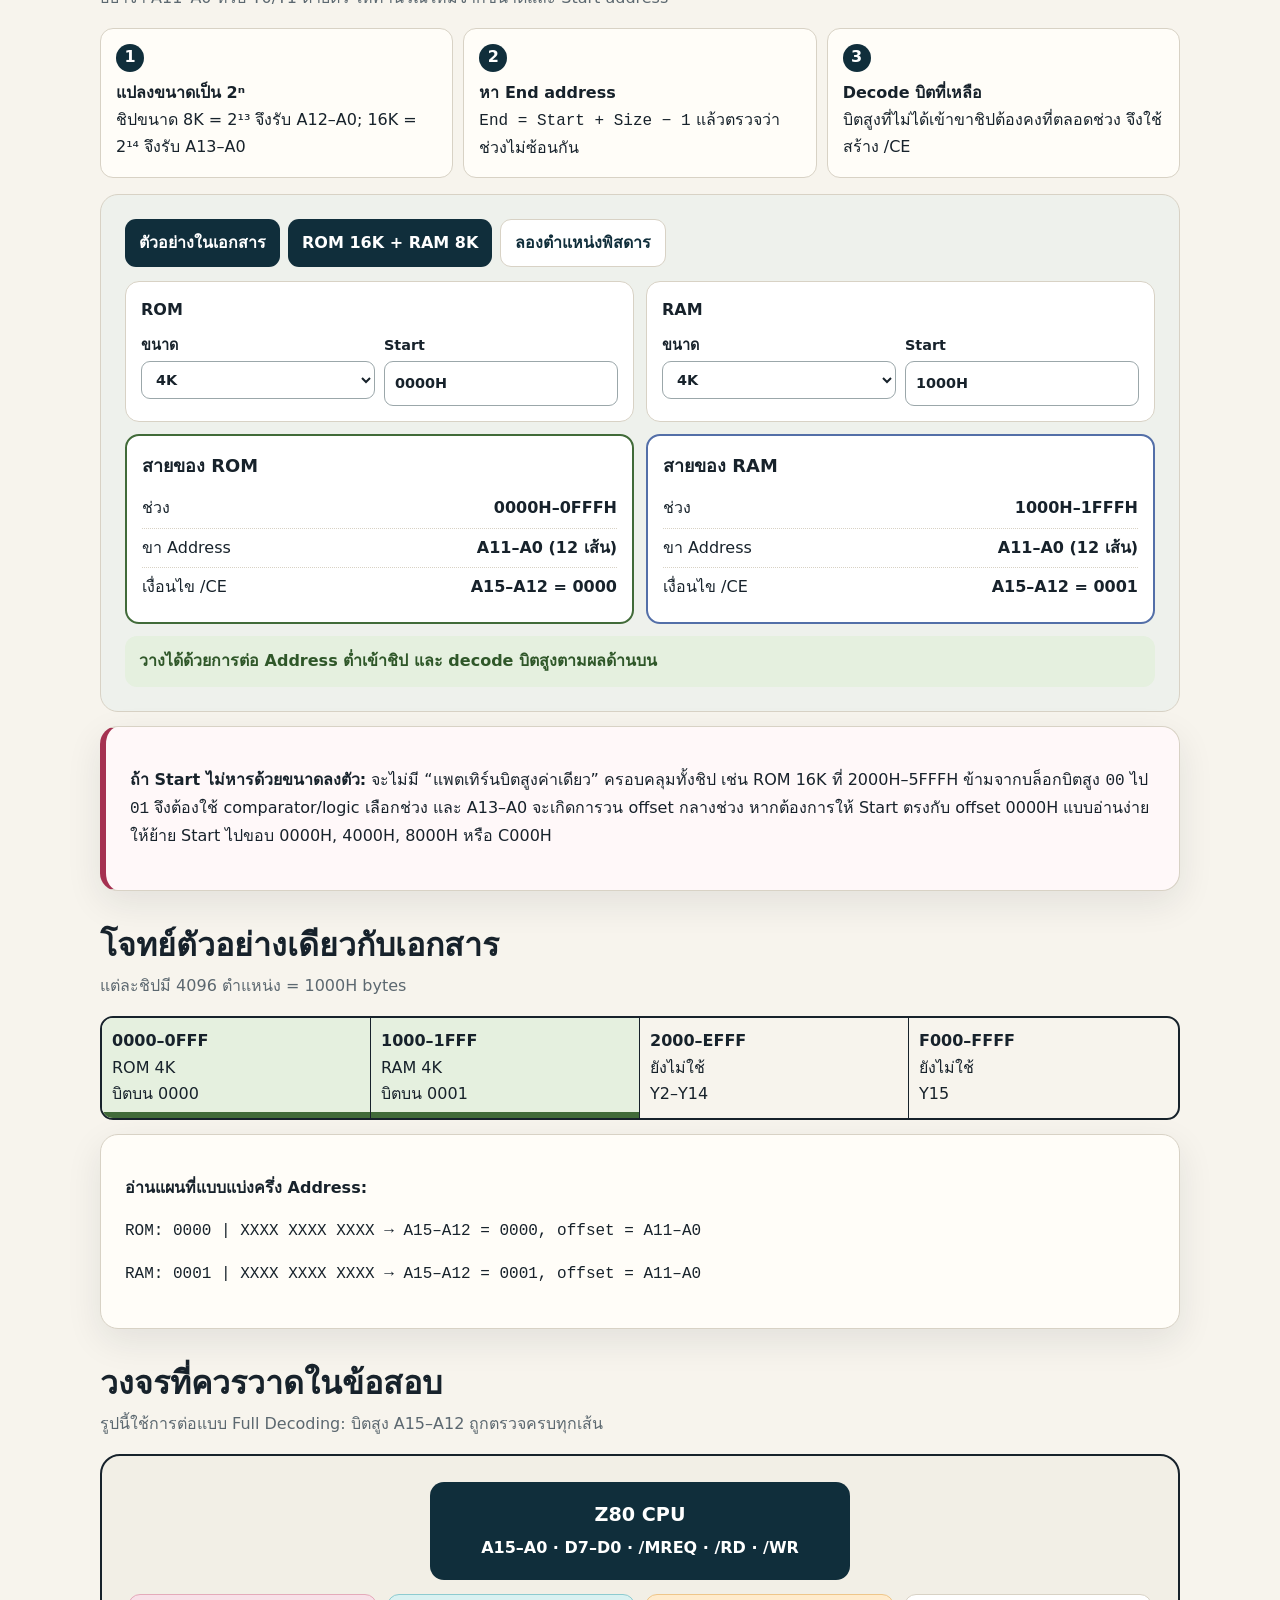
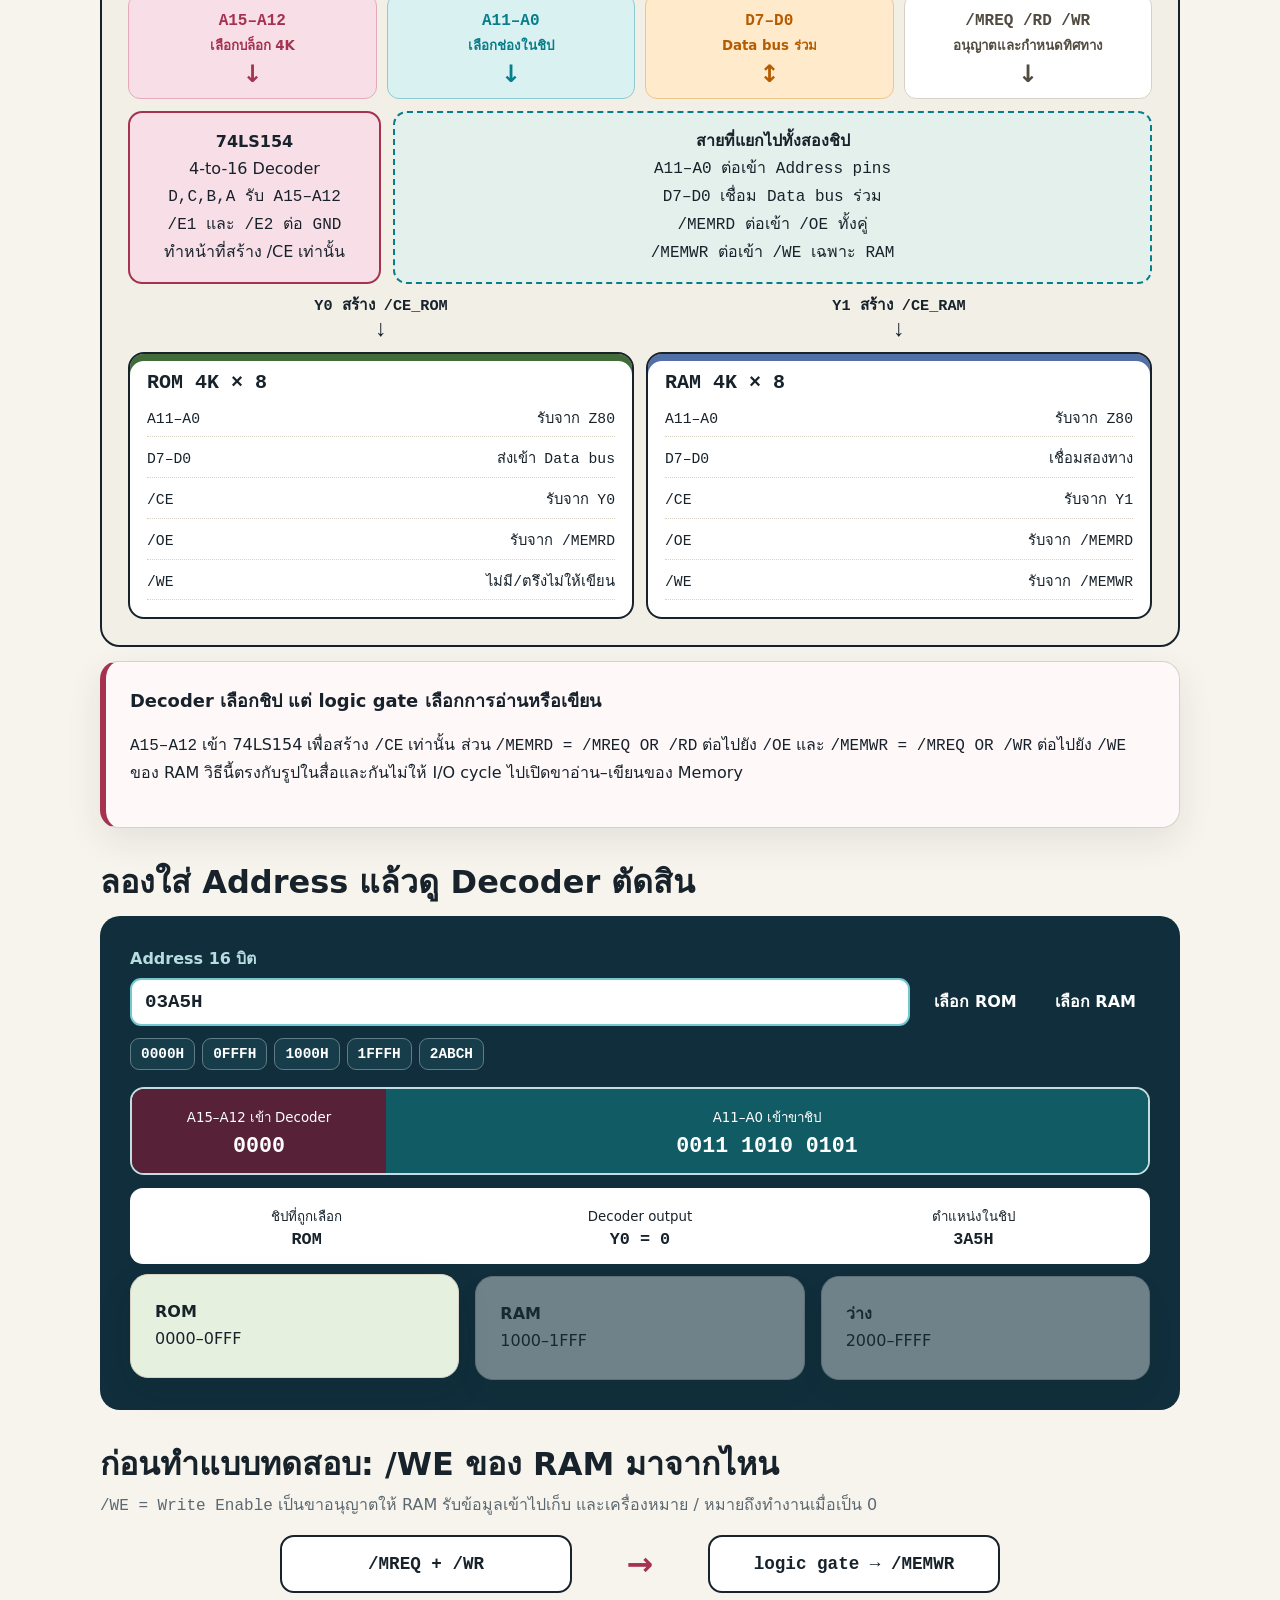
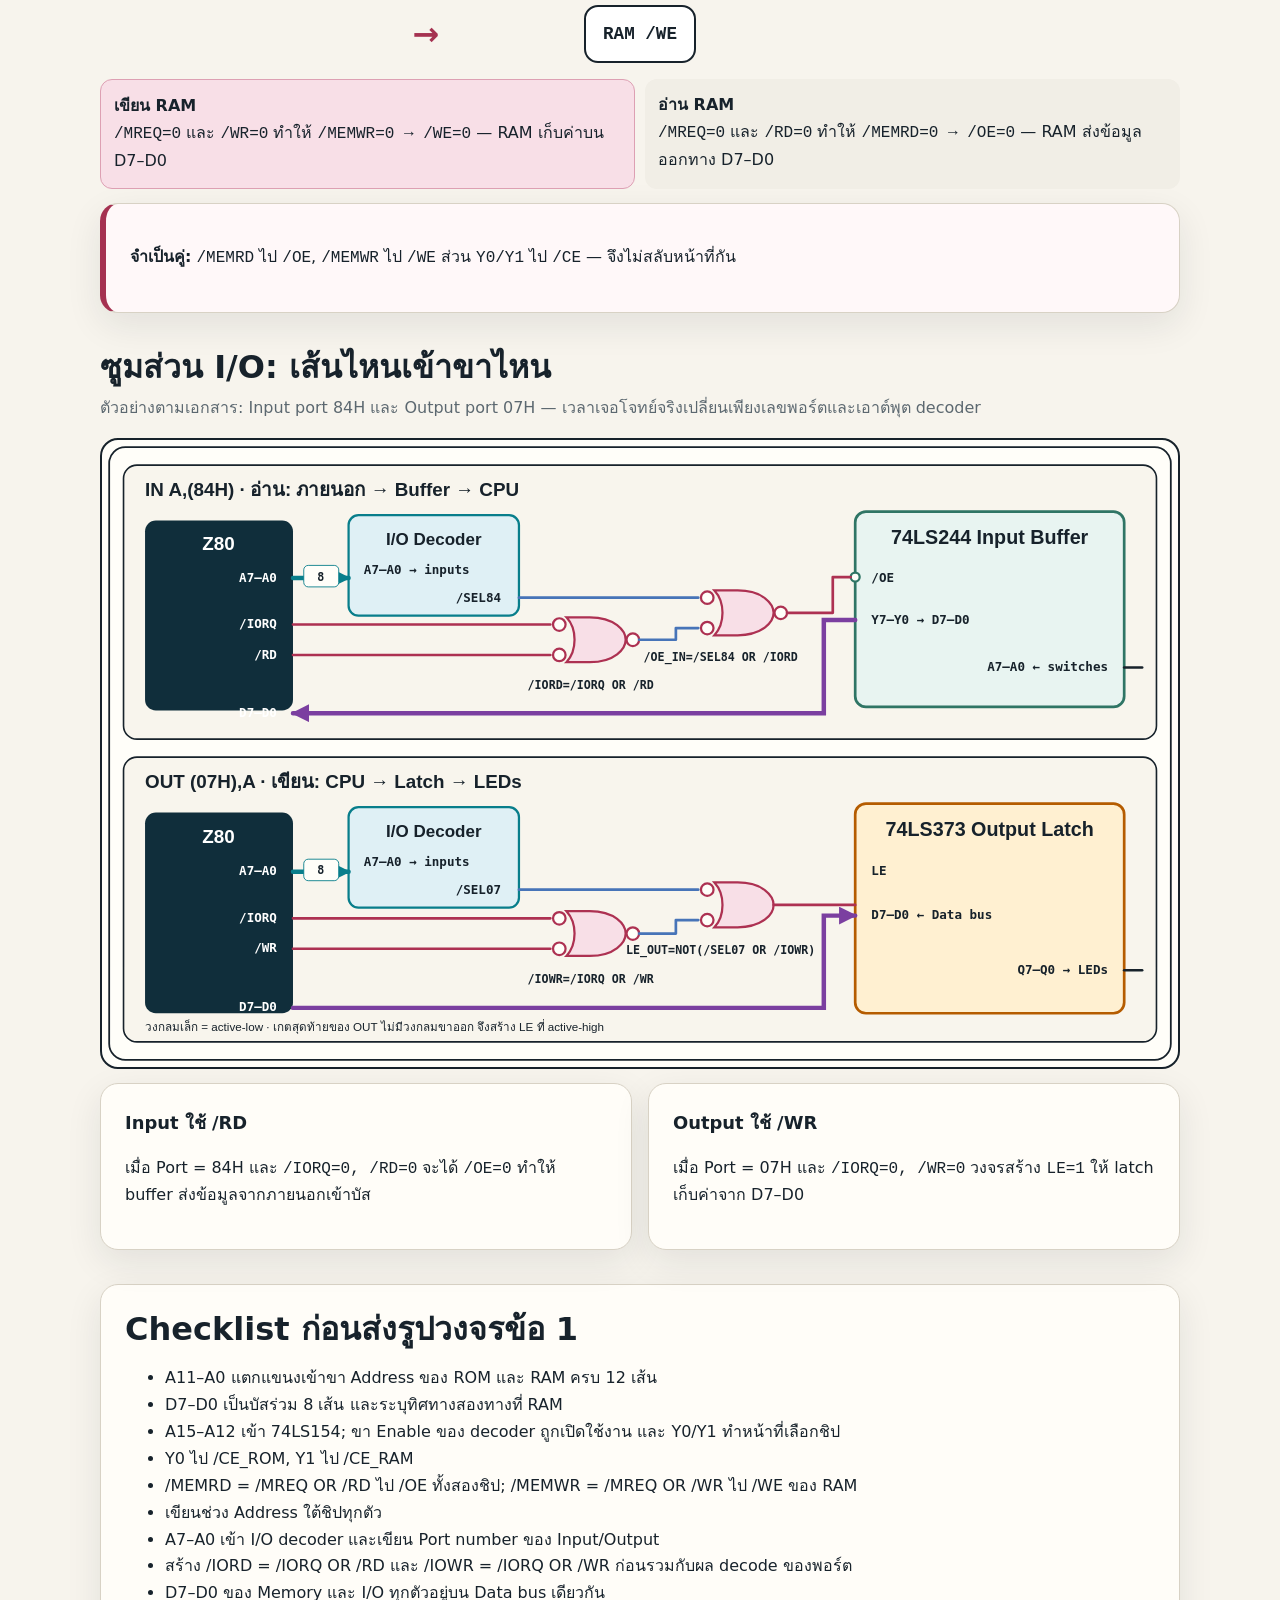
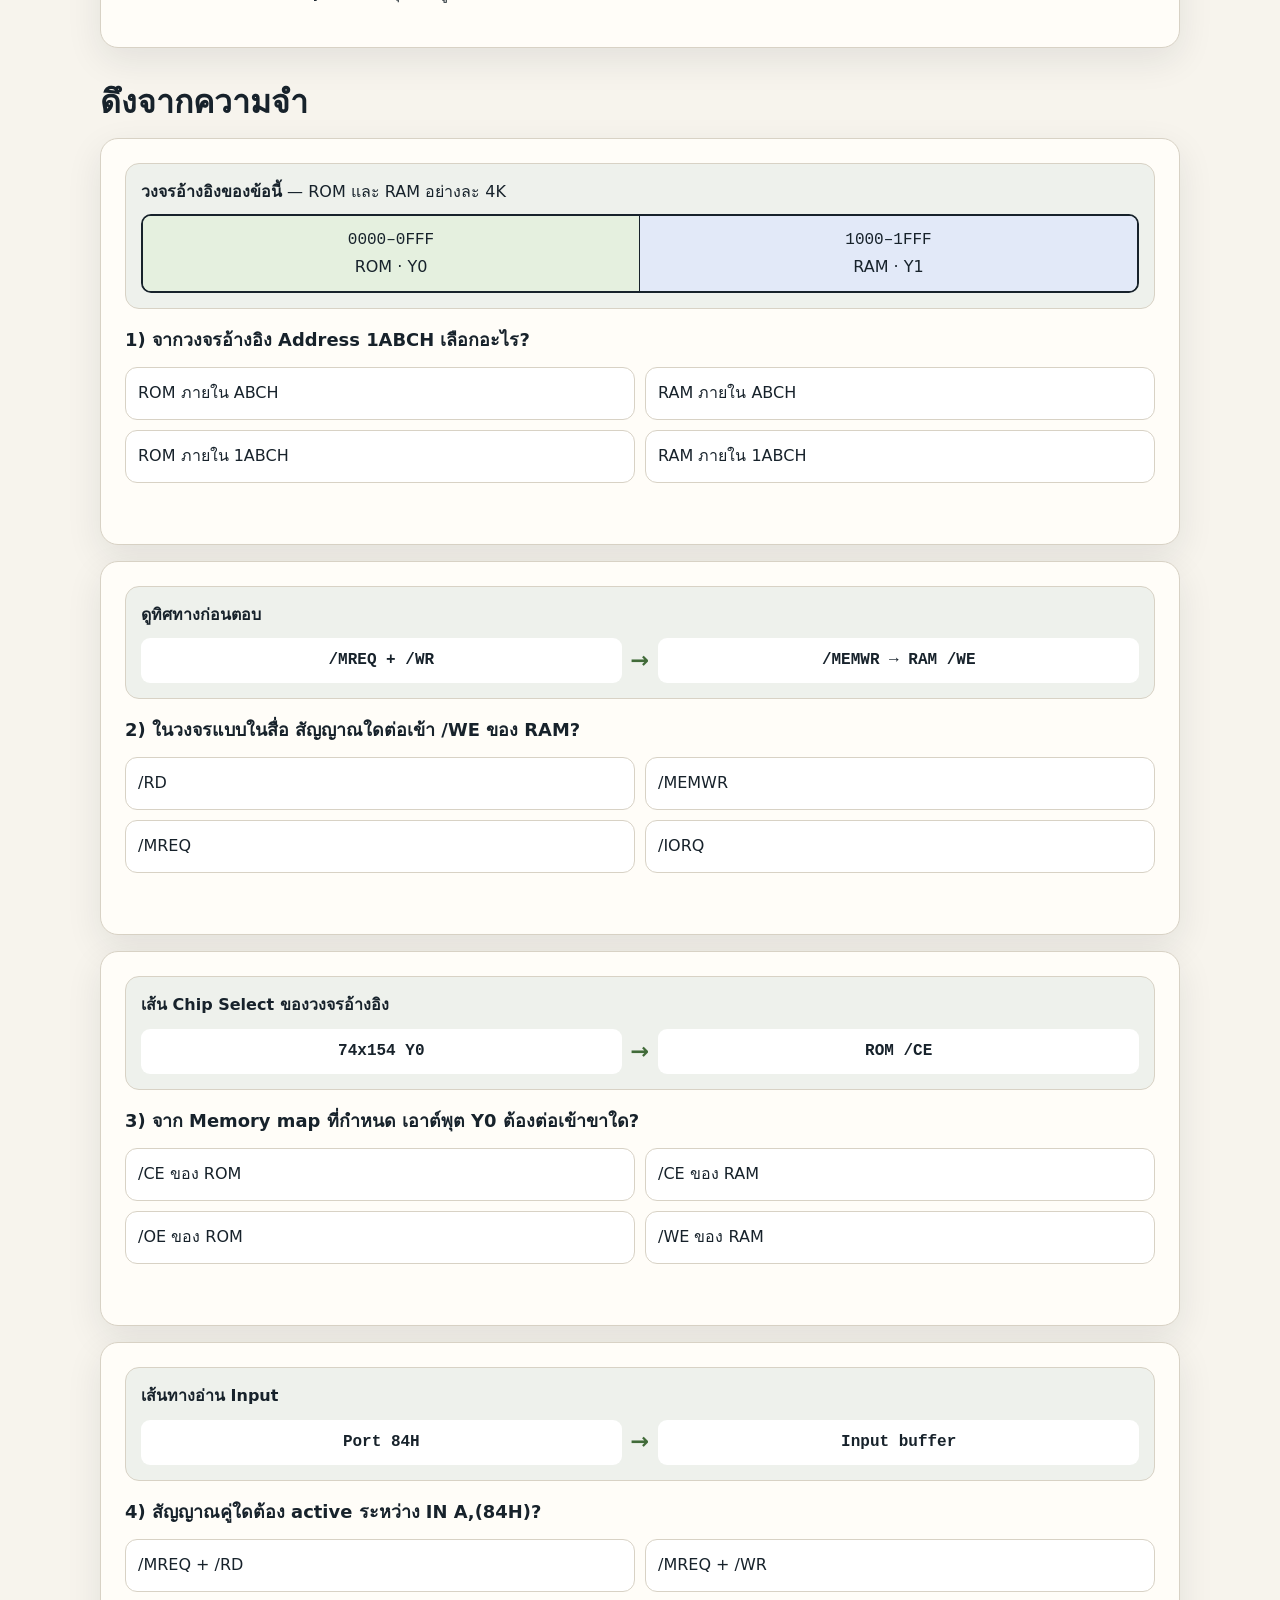
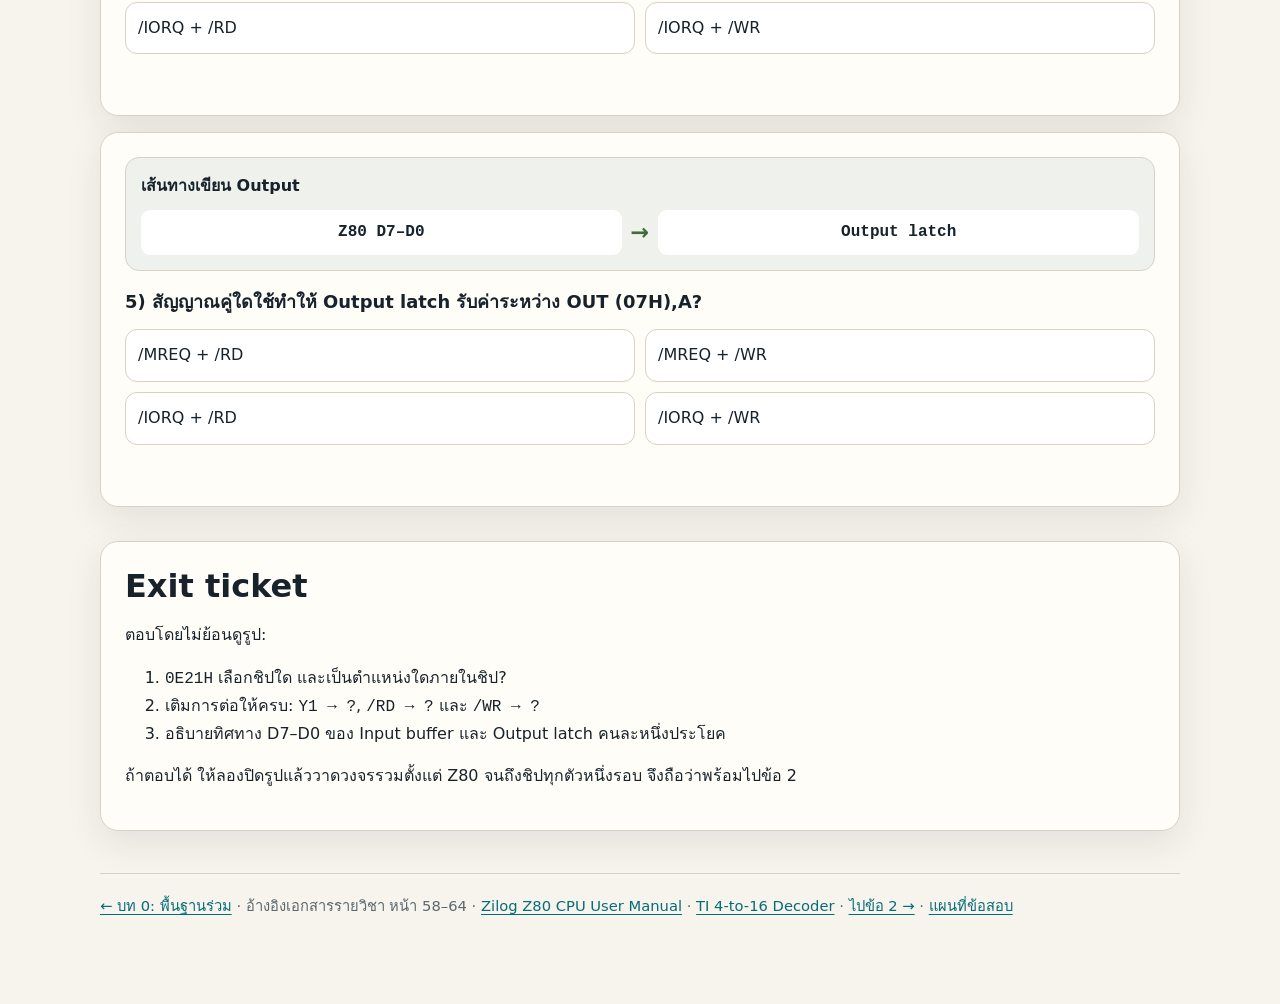
<file: lessons/0002-full-memory-decoding.html>
<!doctype html>
<html lang="th">
<head>
  <meta charset="utf-8">
  <meta name="viewport" content="width=device-width, initial-scale=1">
  <title>ข้อ 1 — วาดวงจรรวม Memory และ I/O</title>
  <link rel="stylesheet" href="../assets/course.css">
</head>
<body>
<main class="page">
  <header class="hero">
    <p class="eyebrow">ข้อ 1 · วงจรรวม · ใช้เวลาประมาณ 35 นาที</p>
    <h1>วาด Z80 ต่อ Memory + I/O<br>เป็นรูปคำตอบเดียว</h1>
    <p class="lead">เริ่มจากเห็นรูปสุดท้ายที่นำไปวาดตอบได้ แล้วค่อยซูมส่วน Memory และ I/O ทีละส่วน โดยยังไม่ข้ามไปอธิบายการเข้าถึงหรือ Foldback ของข้อ 2</p>
    <div class="score-strip">
      <span class="pill">ข้อ 1 · ครบรูป</span>
      <span class="pill">Memory + I/O</span>
      <span class="pill">ไม่ปนข้อ 2</span>
    </div>
  </header>

  <nav class="toc" aria-label="สารบัญย่อ">
    <a href="#scope">ขอบเขต</a>
    <a href="#full-system">รูปคำตอบรวม</a>
    <a href="#map">Memory Map</a>
    <a href="#schematic">ซูม Memory</a>
    <a href="#adapt">เปลี่ยนขนาด</a>
    <a href="#simulator">ลอง Address</a>
    <a href="#write-enable">ขา /WE</a>
    <a href="#io-detail">ซูม I/O</a>
    <a href="#quiz">ทดสอบ</a>
  </nav>

  <section id="scope">
    <h2>บทนี้ครอบคลุมถึงไหน</h2>
    <div class="scope-grid">
      <div class="scope-item in"><strong>เรียนจบแล้วต้องทำได้</strong><br>วาด Z80 + Memory decoder + ROM + RAM + I/O decoder + Input buffer + Output latch พร้อม Address, Data และ Control</div>
      <div class="scope-item out"><strong>ยังแยกไปข้อ 2</strong><br>หน้านี้เน้น “ต่อสายและวาดรูป” ส่วนการบรรยายลำดับการเข้าถึงแต่ละชิปและ Memory Foldback จะอยู่ข้อ 2</div>
    </div>
  </section>

  <section id="full-system">
    <h2>ภาพคำตอบสุดท้ายของข้อ 1</h2>
    <p class="kicker">รูปแบบเดียวกับสื่อสอน: Decoder ทำหน้าที่เลือกชิป ส่วน logic gate สร้างสัญญาณอ่าน–เขียน และชื่อขาถูกเขียนติดกับขอบอุปกรณ์ทุกจุด</p>
    <div class="full-answer-sheet">
      <div class="answer-sheet-label">ส่วน Memory</div>
      <div class="schematic-scroll" tabindex="0"><img class="teaching-diagram" src="../assets/z80-memory-teaching.svg" alt="วงจร Z80 ต่อ ROM RAM โดยใช้ 74LS154 และ logic gate สร้าง MEMRD MEMWR"></div>
      <div class="answer-sheet-label">ส่วน I/O</div>
      <div class="schematic-scroll" tabindex="0"><img class="teaching-diagram" src="../assets/z80-io-teaching.svg" alt="วงจร Z80 ต่อ input buffer และ output latch โดยใช้ I/O decoder และ logic gate"></div>
    </div>
    <div class="schematic-scroll legacy-scroll" tabindex="0" aria-label="วงจรรวม Z80 ต่อ ROM RAM input buffer และ output latch เลื่อนซ้ายขวาได้">
      <svg class="system-schematic legacy-schematic" viewBox="0 0 1200 800" role="img" aria-labelledby="system-title system-desc">
        <title id="system-title">วงจรรวม Z80 กับหน่วยความจำและอุปกรณ์ I/O</title>
        <desc id="system-desc">Z80 ต่อ address bus เข้าตัวถอดรหัส ROM RAM และ I/O decoder ต่อ data bus ร่วม และต่อ MREQ IORQ RD WR เพื่อควบคุมอุปกรณ์</desc>
        <defs>
          <marker id="sys-address" viewBox="0 0 10 10" refX="9" refY="5" markerWidth="5" markerHeight="5" orient="auto-start-reverse"><path d="M0 0L10 5L0 10z" fill="#087e8b"/></marker>
          <marker id="sys-data" viewBox="0 0 10 10" refX="9" refY="5" markerWidth="5" markerHeight="5" orient="auto-start-reverse"><path d="M0 0L10 5L0 10z" fill="#7b3fa0"/></marker>
          <marker id="sys-control" viewBox="0 0 10 10" refX="9" refY="5" markerWidth="5" markerHeight="5" orient="auto-start-reverse"><path d="M0 0L10 5L0 10z" fill="#ad3152"/></marker>
          <marker id="sys-select" viewBox="0 0 10 10" refX="9" refY="5" markerWidth="5" markerHeight="5" orient="auto-start-reverse"><path d="M0 0L10 5L0 10z" fill="#4774b8"/></marker>
        </defs>
        <rect x="8" y="8" width="1184" height="784" rx="22" fill="#fffef9" stroke="#17222b" stroke-width="2"/>

        <rect x="30" y="250" width="180" height="325" rx="17" fill="#102e3b"/>
        <text x="120" y="287" text-anchor="middle" font-size="25" font-weight="900" fill="white" style="fill:white">Z80 CPU</text>
        <text x="190" y="326" text-anchor="end" font-size="16" class="mono-svg" fill="white" style="fill:white">A15–A0</text>
        <text x="190" y="396" text-anchor="end" font-size="16" class="mono-svg" fill="white" style="fill:white">D7–D0</text>
        <text x="190" y="466" text-anchor="end" font-size="16" class="mono-svg" fill="white" style="fill:white">/MREQ</text>
        <text x="190" y="496" text-anchor="end" font-size="16" class="mono-svg" fill="white" style="fill:white">/IORQ</text>
        <text x="190" y="526" text-anchor="end" font-size="16" class="mono-svg" fill="white" style="fill:white">/RD</text>
        <text x="190" y="556" text-anchor="end" font-size="16" class="mono-svg" fill="white" style="fill:white">/WR</text>

        <line x1="210" y1="330" x2="1160" y2="330" stroke="#087e8b" stroke-width="6" marker-end="url(#sys-address)"/>
        <text x="225" y="317" font-size="17" font-weight="900" fill="#087e8b" style="fill:#087e8b">ADDRESS BUS</text>
        <line x1="210" y1="400" x2="1160" y2="400" stroke="#7b3fa0" stroke-width="6" marker-start="url(#sys-data)" marker-end="url(#sys-data)"/>
        <text x="225" y="387" font-size="17" font-weight="900" fill="#7b3fa0" style="fill:#7b3fa0">DATA BUS</text>
        <line x1="210" y1="460" x2="1160" y2="460" stroke="#ad3152" stroke-width="4" marker-end="url(#sys-control)"/>
        <line x1="210" y1="490" x2="1160" y2="490" stroke="#ad3152" stroke-width="4" marker-end="url(#sys-control)"/>
        <line x1="210" y1="520" x2="1160" y2="520" stroke="#ad3152" stroke-width="4" marker-end="url(#sys-control)"/>
        <line x1="210" y1="550" x2="1160" y2="550" stroke="#ad3152" stroke-width="4" marker-end="url(#sys-control)"/>

        <rect x="300" y="55" width="220" height="170" rx="14" fill="#f8dfe7" stroke="#ad3152" stroke-width="2"/>
        <text x="410" y="88" text-anchor="middle" font-size="21" font-weight="900">Memory Decoder</text>
        <text x="410" y="118" text-anchor="middle" font-size="15" class="mono-svg">A15–A12 → 74x154</text>
        <text x="410" y="147" text-anchor="middle" font-size="15" class="mono-svg">/E ← /MREQ</text>
        <text x="500" y="183" text-anchor="end" font-size="15" class="mono-svg">Y0</text>
        <text x="500" y="210" text-anchor="end" font-size="15" class="mono-svg">Y1</text>

        <rect x="630" y="55" width="190" height="170" rx="14" fill="#e5f0df" stroke="#416b39" stroke-width="3"/>
        <text x="725" y="90" text-anchor="middle" font-size="23" font-weight="900">ROM 4K × 8</text>
        <text x="725" y="119" text-anchor="middle" font-size="15" class="mono-svg">0000H–0FFFH</text>
        <text x="648" y="151" font-size="15" class="mono-svg">/CE ← Y0</text>
        <text x="648" y="180" font-size="15" class="mono-svg">/OE ← /RD</text>
        <text x="725" y="211" text-anchor="middle" font-size="14" class="mono-svg">A11–A0 · D7–D0</text>

        <rect x="930" y="55" width="210" height="170" rx="14" fill="#e2e9f8" stroke="#536fa8" stroke-width="3"/>
        <text x="1035" y="90" text-anchor="middle" font-size="23" font-weight="900">RAM 4K × 8</text>
        <text x="1035" y="119" text-anchor="middle" font-size="15" class="mono-svg">1000H–1FFFH</text>
        <text x="948" y="151" font-size="15" class="mono-svg">/CE ← Y1</text>
        <text x="948" y="180" font-size="15" class="mono-svg">/OE←/RD · /WE←/WR</text>
        <text x="1035" y="211" text-anchor="middle" font-size="14" class="mono-svg">A11–A0 · D7–D0</text>

        <path d="M520 180H630" fill="none" stroke="#4774b8" stroke-width="4" marker-end="url(#sys-select)"/>
        <text x="575" y="168" text-anchor="middle" font-size="14" class="mono-svg" fill="#4774b8" style="fill:#4774b8">/CE_ROM</text>
        <path d="M520 210H550V30H900V180H930" fill="none" stroke="#4774b8" stroke-width="4" marker-end="url(#sys-select)"/>
        <text x="720" y="25" text-anchor="middle" font-size="14" class="mono-svg" fill="#4774b8" style="fill:#4774b8">Y1 → /CE_RAM</text>

        <path d="M360 330V225" fill="none" stroke="#087e8b" stroke-width="5" marker-end="url(#sys-address)"/>
        <circle cx="360" cy="330" r="6" fill="#087e8b"/>
        <text x="370" y="254" font-size="14" class="mono-svg" fill="#087e8b" style="fill:#087e8b">A15–A12</text>
        <path d="M680 330V225" fill="none" stroke="#087e8b" stroke-width="5" marker-end="url(#sys-address)"/>
        <circle cx="680" cy="330" r="6" fill="#087e8b"/>
        <text x="690" y="254" font-size="14" class="mono-svg" fill="#087e8b" style="fill:#087e8b">A11–A0</text>
        <path d="M980 330V225" fill="none" stroke="#087e8b" stroke-width="5" marker-end="url(#sys-address)"/>
        <circle cx="980" cy="330" r="6" fill="#087e8b"/>
        <text x="990" y="254" font-size="14" class="mono-svg" fill="#087e8b" style="fill:#087e8b">A11–A0</text>

        <path d="M770 225V400" fill="none" stroke="#fffef9" stroke-width="12"/>
        <path d="M770 225V400" fill="none" stroke="#7b3fa0" stroke-width="5" marker-end="url(#sys-data)"/>
        <circle cx="770" cy="400" r="6" fill="#7b3fa0"/>
        <path d="M1090 225V400" fill="none" stroke="#fffef9" stroke-width="12"/>
        <path d="M1090 225V400" fill="none" stroke="#7b3fa0" stroke-width="5" marker-start="url(#sys-data)" marker-end="url(#sys-data)"/>
        <circle cx="1090" cy="400" r="6" fill="#7b3fa0"/>

        <path d="M500 460V225" fill="none" stroke="#fffef9" stroke-width="11"/>
        <path d="M500 460V225" fill="none" stroke="#ad3152" stroke-width="4" marker-end="url(#sys-control)"/>
        <circle cx="500" cy="460" r="5" fill="#ad3152"/>
        <path class="control-halo" d="M805 452V468M805 482V498" fill="none" stroke="#fffef9" stroke-width="11"/>
        <path d="M805 520V225" fill="none" stroke="#ad3152" stroke-width="4" marker-end="url(#sys-control)"/>
        <circle cx="805" cy="520" r="5" fill="#ad3152"/>
        <path class="control-halo" d="M1115 452V468M1115 482V498" fill="none" stroke="#fffef9" stroke-width="11"/>
        <path d="M1115 520V225" fill="none" stroke="#ad3152" stroke-width="4" marker-end="url(#sys-control)"/>
        <circle cx="1115" cy="520" r="5" fill="#ad3152"/>
        <path class="control-halo" d="M1135 452V468M1135 482V498M1135 512V528" fill="none" stroke="#fffef9" stroke-width="11"/>
        <path d="M1135 550V225" fill="none" stroke="#ad3152" stroke-width="4" marker-end="url(#sys-control)"/>
        <circle cx="1135" cy="550" r="5" fill="#ad3152"/>

        <rect x="300" y="600" width="220" height="160" rx="14" fill="#dff0f5" stroke="#087e8b" stroke-width="2"/>
        <text x="410" y="634" text-anchor="middle" font-size="21" font-weight="900">I/O Decoder + Gate</text>
        <text x="410" y="664" text-anchor="middle" font-size="15" class="mono-svg">A7–A0 + /IORQ</text>
        <text x="410" y="694" text-anchor="middle" font-size="15" class="mono-svg">/RD เลือก IN · /WR เลือก OUT</text>
        <text x="500" y="724" text-anchor="end" font-size="14" class="mono-svg">/OE_IN</text>
        <text x="500" y="750" text-anchor="end" font-size="14" class="mono-svg">LE_OUT</text>

        <rect x="630" y="600" width="190" height="160" rx="14" fill="#e8f4f1" stroke="#2f7565" stroke-width="3"/>
        <text x="725" y="635" text-anchor="middle" font-size="22" font-weight="900">Input Buffer</text>
        <text x="725" y="666" text-anchor="middle" font-size="15">เช่น 74LS244</text>
        <text x="648" y="700" font-size="15" class="mono-svg">/OE ← /OE_IN</text>
        <text x="725" y="737" text-anchor="middle" font-size="14" class="mono-svg">ภายนอก → D7–D0</text>

        <rect x="930" y="600" width="210" height="160" rx="14" fill="#fff0d1" stroke="#b55c00" stroke-width="3"/>
        <text x="1035" y="635" text-anchor="middle" font-size="22" font-weight="900">Output Latch</text>
        <text x="1035" y="666" text-anchor="middle" font-size="15">เช่น 74LS373</text>
        <text x="948" y="700" font-size="15" class="mono-svg">LE ← LE_OUT</text>
        <text x="1035" y="737" text-anchor="middle" font-size="14" class="mono-svg">D7–D0 → ภายนอก</text>

        <path d="M360 330V600" fill="none" stroke="#fffef9" stroke-width="12"/>
        <path d="M360 330V600" fill="none" stroke="#087e8b" stroke-width="5" marker-end="url(#sys-address)"/>
        <text x="350" y="585" text-anchor="end" font-size="14" class="mono-svg" fill="#087e8b" style="fill:#087e8b">A7–A0</text>
        <path class="control-halo" d="M500 512V528M500 542V558" fill="none" stroke="#fffef9" stroke-width="11"/>
        <path d="M500 490V600" fill="none" stroke="#ad3152" stroke-width="4" marker-end="url(#sys-control)"/>
        <circle cx="500" cy="490" r="5" fill="#ad3152"/>
        <path class="control-halo" d="M410 542V558" fill="none" stroke="#fffef9" stroke-width="11"/>
        <path d="M410 520V600" fill="none" stroke="#ad3152" stroke-width="4" marker-end="url(#sys-control)"/>
        <circle cx="410" cy="520" r="5" fill="#ad3152"/>
        <path d="M460 550V600" fill="none" stroke="#ad3152" stroke-width="4" marker-end="url(#sys-control)"/>
        <circle cx="460" cy="550" r="5" fill="#ad3152"/>

        <path d="M520 715H630" fill="none" stroke="#4774b8" stroke-width="4" marker-end="url(#sys-select)"/>
        <path d="M520 745H555V780H900V715H930" fill="none" stroke="#4774b8" stroke-width="4" marker-end="url(#sys-select)"/>
        <text x="725" y="775" text-anchor="middle" font-size="14" class="mono-svg" fill="#4774b8" style="fill:#4774b8">LE_OUT → Output latch</text>

        <path d="M770 600V400" fill="none" stroke="#fffef9" stroke-width="12"/>
        <path d="M770 600V400" fill="none" stroke="#7b3fa0" stroke-width="5" marker-end="url(#sys-data)"/>
        <circle cx="770" cy="400" r="6" fill="#7b3fa0"/>
        <path d="M1090 400V600" fill="none" stroke="#fffef9" stroke-width="12"/>
        <path d="M1090 400V600" fill="none" stroke="#7b3fa0" stroke-width="5" marker-end="url(#sys-data)"/>
        <circle cx="1090" cy="400" r="6" fill="#7b3fa0"/>
        <path d="M860 680H820" fill="none" stroke="#17222b" stroke-width="3" marker-end="url(#sys-data)"/>
        <text x="855" y="667" text-anchor="middle" font-size="14">Sensor</text>
        <path d="M1140 680H1180" fill="none" stroke="#17222b" stroke-width="3" marker-end="url(#sys-data)"/>
        <text x="1175" y="667" text-anchor="end" font-size="14">LED</text>
      </svg>
    </div>
    <p class="scroll-hint">← บนโทรศัพท์ ลากซ้าย–ขวา รูปจะไม่ถูกบีบจนป้ายขาอ่านไม่ออก →</p>
    <div class="schematic-legend" aria-label="คำอธิบายสีสายของวงจรรวม">
      <span class="legend-chip address">Address</span>
      <span class="legend-chip" style="color:#7b3fa0">Data</span>
      <span class="legend-chip control">Control</span>
      <span class="legend-chip" style="color:#4774b8">Chip Select / Enable</span>
    </div>
    <div class="card" style="margin-top:14px">
      <p><strong>ลำดับวาดในห้องสอบ:</strong> ① วาง Z80 ② ลาก Address/Data/Control bus ③ วาง decoder ④ วาง ROM/RAM และ I/O ⑤ ต่อสายเข้าขา ⑥ เขียน Address range หรือ Port number ใต้ทุกชิป</p>
    </div>
  </section>

  <section id="schematic">
    <h2>ซูมส่วน Memory จากรูปคำตอบรวม</h2>
    <p class="kicker">อ่านจากซ้ายไปขวา: บิตสูงเข้า Decoder, บิตต่ำเข้าชิปโดยตรง, Data เป็นบัสร่วม และสัญญาณจาก logic gate เข้าขา /OE หรือ /WE</p>
    <div class="schematic-scroll" tabindex="0" aria-label="วงจร Memory แบบเดียวกับสื่อสอน เลื่อนซ้ายขวาได้">
      <img class="teaching-diagram" src="../assets/z80-memory-teaching.svg" alt="วงจร Z80 ต่อ ROM RAM พร้อมขา address data CE OE WE และ logic gate">
    </div>
    <div class="schematic-scroll legacy-scroll" tabindex="0" aria-label="แผนผังวงจร Z80 ต่อ ROM RAM และ address decoder เลื่อนซ้ายขวาได้">
      <svg class="memory-schematic legacy-schematic" viewBox="0 0 1100 720" role="img" aria-labelledby="schematic-title schematic-desc">
        <title id="schematic-title">วงจร Z80 ต่อ ROM 4K และ RAM 4K</title>
        <desc id="schematic-desc">A15 ถึง A12 และ MREQ ต่อเข้า 74x154; Y0 เลือก ROM, Y1 เลือก RAM; A11 ถึง A0 และ D7 ถึง D0 ต่อเข้าชิป; RD ต่อ OE และ WR ต่อ WE ของ RAM</desc>
        <defs>
          <marker id="arrow-address" viewBox="0 0 10 10" refX="9" refY="5" markerWidth="5" markerHeight="5" orient="auto-start-reverse"><path d="M 0 0 L 10 5 L 0 10 z" fill="#087e8b"/></marker>
          <marker id="arrow-data" viewBox="0 0 10 10" refX="9" refY="5" markerWidth="5" markerHeight="5" orient="auto-start-reverse"><path d="M 0 0 L 10 5 L 0 10 z" fill="#b55c00"/></marker>
          <marker id="arrow-control" viewBox="0 0 10 10" refX="9" refY="5" markerWidth="5" markerHeight="5" orient="auto-start-reverse"><path d="M 0 0 L 10 5 L 0 10 z" fill="#a53251"/></marker>
          <marker id="arrow-select" viewBox="0 0 10 10" refX="9" refY="5" markerWidth="5" markerHeight="5" orient="auto-start-reverse"><path d="M 0 0 L 10 5 L 0 10 z" fill="#416b39"/></marker>
        </defs>

        <rect x="18" y="18" width="1064" height="218" rx="18" fill="#f8f5ed" stroke="#17222b" stroke-width="2"/>
        <text x="42" y="52" font-size="20" font-weight="800">1 · Decode บิตสูงเพื่อสร้าง Chip Select</text>
        <rect x="54" y="78" width="205" height="116" rx="13" fill="#102e3b"/>
        <text x="156" y="112" text-anchor="middle" font-size="22" font-weight="900" fill="white" style="fill:white">Z80</text>
        <text x="156" y="146" text-anchor="middle" font-size="18" class="mono-svg" fill="white" style="fill:white">A15–A12</text>
        <text x="156" y="174" text-anchor="middle" font-size="18" class="mono-svg" fill="white" style="fill:white">/MREQ</text>
        <rect x="410" y="70" width="250" height="135" rx="13" fill="#f8dfe7" stroke="#a53251" stroke-width="2"/>
        <text x="535" y="106" text-anchor="middle" font-size="22" font-weight="900">74x154</text>
        <text x="535" y="137" text-anchor="middle" font-size="18">4-to-16 Decoder</text>
        <text x="535" y="170" text-anchor="middle" font-size="16" class="mono-svg">inputs D,C,B,A · enable /E</text>
        <line x1="259" y1="142" x2="410" y2="112" stroke="#087e8b" stroke-width="4" marker-end="url(#arrow-address)"/>
        <text x="327" y="112" text-anchor="middle" font-size="16" class="mono-svg">A15–A12</text>
        <line x1="259" y1="174" x2="410" y2="177" stroke="#a53251" stroke-width="4" marker-end="url(#arrow-control)"/>
        <text x="331" y="198" text-anchor="middle" font-size="16" class="mono-svg">/MREQ</text>
        <line x1="660" y1="112" x2="824" y2="112" stroke="#416b39" stroke-width="4" marker-end="url(#arrow-select)"/>
        <text x="737" y="96" text-anchor="middle" font-size="16" class="mono-svg">Y0 = 0</text>
        <rect x="824" y="84" width="216" height="52" rx="10" fill="#e5f0df" stroke="#416b39" stroke-width="2"/>
        <text x="932" y="117" text-anchor="middle" font-size="18" class="mono-svg">/CE_ROM</text>
        <line x1="660" y1="171" x2="824" y2="171" stroke="#416b39" stroke-width="4" marker-end="url(#arrow-select)"/>
        <text x="737" y="158" text-anchor="middle" font-size="16" class="mono-svg">Y1 = 0</text>
        <rect x="824" y="146" width="216" height="52" rx="10" fill="#e2e9f8" stroke="#536fa8" stroke-width="2"/>
        <text x="932" y="179" text-anchor="middle" font-size="18" class="mono-svg">/CE_RAM</text>

        <rect x="18" y="254" width="520" height="445" rx="18" fill="#f8f5ed" stroke="#17222b" stroke-width="2"/>
        <text x="42" y="290" font-size="20" font-weight="800">2 · ต่อ ROM 4K × 8</text>
        <rect x="48" y="320" width="145" height="315" rx="13" fill="#102e3b"/>
        <text x="120" y="358" text-anchor="middle" font-size="21" font-weight="900" fill="white" style="fill:white">Z80 bus</text>
        <text x="120" y="412" text-anchor="middle" font-size="17" class="mono-svg" fill="white" style="fill:white">A11–A0</text>
        <text x="120" y="474" text-anchor="middle" font-size="17" class="mono-svg" fill="white" style="fill:white">D7–D0</text>
        <text x="120" y="536" text-anchor="middle" font-size="17" class="mono-svg" fill="white" style="fill:white">/RD</text>
        <text x="120" y="598" text-anchor="middle" font-size="17" class="mono-svg" fill="white" style="fill:white">Y0</text>
        <rect x="340" y="320" width="165" height="315" rx="13" fill="#e5f0df" stroke="#416b39" stroke-width="3"/>
        <text x="422" y="360" text-anchor="middle" font-size="22" font-weight="900">ROM</text>
        <text x="422" y="388" text-anchor="middle" font-size="16">0000H–0FFFH</text>
        <text x="360" y="417" font-size="17" class="mono-svg">A11–A0</text>
        <text x="360" y="479" font-size="17" class="mono-svg">D7–D0</text>
        <text x="360" y="541" font-size="17" class="mono-svg">/OE</text>
        <text x="360" y="603" font-size="17" class="mono-svg">/CE</text>
        <line x1="193" y1="407" x2="340" y2="407" stroke="#087e8b" stroke-width="4" marker-end="url(#arrow-address)"/>
        <line x1="340" y1="469" x2="193" y2="469" stroke="#b55c00" stroke-width="4" marker-end="url(#arrow-data)"/>
        <line x1="193" y1="531" x2="340" y2="531" stroke="#a53251" stroke-width="4" marker-end="url(#arrow-control)"/>
        <line x1="193" y1="593" x2="340" y2="593" stroke="#416b39" stroke-width="4" marker-end="url(#arrow-select)"/>

        <rect x="562" y="254" width="520" height="445" rx="18" fill="#f8f5ed" stroke="#17222b" stroke-width="2"/>
        <text x="586" y="290" font-size="20" font-weight="800">3 · ต่อ RAM 4K × 8</text>
        <rect x="592" y="320" width="145" height="345" rx="13" fill="#102e3b"/>
        <text x="664" y="358" text-anchor="middle" font-size="21" font-weight="900" fill="white" style="fill:white">Z80 bus</text>
        <text x="664" y="402" text-anchor="middle" font-size="17" class="mono-svg" fill="white" style="fill:white">A11–A0</text>
        <text x="664" y="456" text-anchor="middle" font-size="17" class="mono-svg" fill="white" style="fill:white">D7–D0</text>
        <text x="664" y="510" text-anchor="middle" font-size="17" class="mono-svg" fill="white" style="fill:white">/RD</text>
        <text x="664" y="564" text-anchor="middle" font-size="17" class="mono-svg" fill="white" style="fill:white">/WR</text>
        <text x="664" y="618" text-anchor="middle" font-size="17" class="mono-svg" fill="white" style="fill:white">Y1</text>
        <rect x="884" y="320" width="165" height="345" rx="13" fill="#e2e9f8" stroke="#536fa8" stroke-width="3"/>
        <text x="966" y="360" text-anchor="middle" font-size="22" font-weight="900">RAM</text>
        <text x="966" y="388" text-anchor="middle" font-size="16">1000H–1FFFH</text>
        <text x="904" y="407" font-size="17" class="mono-svg">A11–A0</text>
        <text x="904" y="461" font-size="17" class="mono-svg">D7–D0</text>
        <text x="904" y="515" font-size="17" class="mono-svg">/OE</text>
        <text x="904" y="569" font-size="17" class="mono-svg">/WE</text>
        <text x="904" y="623" font-size="17" class="mono-svg">/CE</text>
        <line x1="737" y1="397" x2="884" y2="397" stroke="#087e8b" stroke-width="4" marker-end="url(#arrow-address)"/>
        <line x1="737" y1="451" x2="884" y2="451" stroke="#b55c00" stroke-width="4" marker-start="url(#arrow-data)" marker-end="url(#arrow-data)"/>
        <line x1="737" y1="505" x2="884" y2="505" stroke="#a53251" stroke-width="4" marker-end="url(#arrow-control)"/>
        <line x1="737" y1="559" x2="884" y2="559" stroke="#a53251" stroke-width="4" marker-end="url(#arrow-control)"/>
        <line x1="737" y1="613" x2="884" y2="613" stroke="#416b39" stroke-width="4" marker-end="url(#arrow-select)"/>
      </svg>
    </div>
    <p class="scroll-hint">← บนโทรศัพท์ ลากรูปซ้าย–ขวาเพื่ออ่านสายโดยไม่บีบรูป →</p>
    <div class="schematic-legend" aria-label="คำอธิบายสีสาย">
      <span class="legend-chip address">Address</span>
      <span class="legend-chip data">Data</span>
      <span class="legend-chip control">Control</span>
      <span class="legend-chip select">Chip Select</span>
    </div>
  </section>

  <section id="adapt">
    <h2>ถ้าโจทย์เปลี่ยนเป็น ROM 16K, RAM 8K หรือวางตำแหน่งแปลก</h2>
    <p class="kicker">อย่าจำ A11–A0 หรือ Y0/Y1 ตายตัว ให้คำนวณใหม่จากขนาดและ Start address</p>
    <div class="rule-flow">
      <div class="rule-card"><strong>แปลงขนาดเป็น 2ⁿ</strong><br>ชิปขนาด 8K = 2¹³ จึงรับ A12–A0; 16K = 2¹⁴ จึงรับ A13–A0</div>
      <div class="rule-card"><strong>หา End address</strong><br><span class="mono">End = Start + Size − 1</span> แล้วตรวจว่าช่วงไม่ซ้อนกัน</div>
      <div class="rule-card"><strong>Decode บิตที่เหลือ</strong><br>บิตสูงที่ไม่ได้เข้าขาชิปต้องคงที่ตลอดช่วง จึงใช้สร้าง /CE</div>
    </div>

    <div class="layout-builder" data-memory-layout style="margin-top:16px">
      <div class="layout-presets">
        <button class="demo-button" type="button" data-layout-preset data-rom-size="4" data-rom-start="0000H" data-ram-size="4" data-ram-start="1000H">ตัวอย่างในเอกสาร</button>
        <button class="demo-button" type="button" data-layout-preset data-rom-size="16" data-rom-start="8000H" data-ram-size="8" data-ram-start="2000H">ROM 16K + RAM 8K</button>
        <button class="demo-button secondary" type="button" data-layout-preset data-rom-size="16" data-rom-start="2000H" data-ram-size="8" data-ram-start="A000H">ลองตำแหน่งพิสดาร</button>
      </div>
      <div class="layout-config">
        <div class="chip-config">
          <strong>ROM</strong>
          <div class="config-fields">
            <label>ขนาด<select data-rom-size><option value="4">4K</option><option value="8">8K</option><option value="16">16K</option><option value="32">32K</option></select></label>
            <label>Start<input data-rom-start value="0000H" inputmode="text"></label>
          </div>
        </div>
        <div class="chip-config">
          <strong>RAM</strong>
          <div class="config-fields">
            <label>ขนาด<select data-ram-size><option value="4">4K</option><option value="8">8K</option><option value="16">16K</option><option value="32">32K</option></select></label>
            <label>Start<input data-ram-start value="1000H" inputmode="text"></label>
          </div>
        </div>
      </div>
      <div class="layout-results">
        <article class="layout-result rom">
          <h3>สายของ ROM</h3>
          <div class="result-line"><span>ช่วง</span><strong data-rom-range>0000H–0FFFH</strong></div>
          <div class="result-line"><span>ขา Address</span><strong data-rom-pins>A11–A0</strong></div>
          <div class="result-line"><span>เงื่อนไข /CE</span><strong data-rom-decode>A15–A12 = 0000</strong></div>
        </article>
        <article class="layout-result ram">
          <h3>สายของ RAM</h3>
          <div class="result-line"><span>ช่วง</span><strong data-ram-range>1000H–1FFFH</strong></div>
          <div class="result-line"><span>ขา Address</span><strong data-ram-pins>A11–A0</strong></div>
          <div class="result-line"><span>เงื่อนไข /CE</span><strong data-ram-decode>A15–A12 = 0001</strong></div>
        </article>
      </div>
      <div class="layout-message ok" data-layout-message>วางได้ด้วย decoder บิตสูงแบบตรงไปตรงมา</div>
    </div>
    <div class="card warning" style="margin-top:14px">
      <p><strong>ถ้า Start ไม่หารด้วยขนาดลงตัว:</strong> จะไม่มี “แพตเทิร์นบิตสูงค่าเดียว” ครอบคลุมทั้งชิป เช่น ROM 16K ที่ 2000H–5FFFH ข้ามจากบล็อกบิตสูง <span class="mono">00</span> ไป <span class="mono">01</span> จึงต้องใช้ comparator/logic เลือกช่วง และ A13–A0 จะเกิดการวน offset กลางช่วง หากต้องการให้ Start ตรงกับ offset 0000H แบบอ่านง่าย ให้ย้าย Start ไปขอบ 0000H, 4000H, 8000H หรือ C000H</p>
    </div>
  </section>

  <section id="map">
    <h2>โจทย์ตัวอย่างเดียวกับเอกสาร</h2>
    <p class="kicker">แต่ละชิปมี 4096 ตำแหน่ง = 1000H bytes</p>
    <div class="block-map" aria-label="Memory map ROM และ RAM ขนาด 4K">
      <div class="selected"><strong>0000–0FFF</strong><span>ROM 4K<br>บิตบน 0000</span></div>
      <div class="selected"><strong>1000–1FFF</strong><span>RAM 4K<br>บิตบน 0001</span></div>
      <div><strong>2000–EFFF</strong><span>ยังไม่ใช้<br>Y2–Y14</span></div>
      <div><strong>F000–FFFF</strong><span>ยังไม่ใช้<br>Y15</span></div>
    </div>
    <div class="card" style="margin-top:14px">
      <p><strong>อ่านแผนที่แบบแบ่งครึ่ง Address:</strong></p>
      <p class="mono">ROM: 0000 | XXXX XXXX XXXX → A15–A12 = 0000, offset = A11–A0</p>
      <p class="mono">RAM: 0001 | XXXX XXXX XXXX → A15–A12 = 0001, offset = A11–A0</p>
    </div>
  </section>

  <section id="wiring">
    <h2>วงจรที่ควรวาดในข้อสอบ</h2>
    <p class="kicker">รูปนี้ใช้การต่อแบบ Full Decoding: บิตสูง A15–A12 ถูกตรวจครบทุกเส้น</p>
    <div class="wiring-board">
      <div class="wiring-cpu">Z80 CPU<br><small>A15–A0 · D7–D0 · /MREQ · /RD · /WR</small></div>
      <div class="wire-split">
        <div class="wire-card high"><span class="mono">A15–A12</span><small>เลือกบล็อก 4K</small></div>
        <div class="wire-card low"><span class="mono">A11–A0</span><small>เลือกช่องในชิป</small></div>
        <div class="wire-card data-bus"><span class="mono">D7–D0</span><small>Data bus ร่วม</small></div>
        <div class="wire-card controls"><span class="mono">/MREQ /RD /WR</span><small>อนุญาตและกำหนดทิศทาง</small></div>
      </div>
      <div class="decoder-stage">
        <div class="decoder-chip">
          <div><strong>74LS154</strong><br>4-to-16 Decoder<br><span class="mono">D,C,B,A รับ A15–A12</span><br><span class="mono">/E1 และ /E2 ต่อ GND</span><br><span>ทำหน้าที่สร้าง /CE เท่านั้น</span></div>
        </div>
        <div class="shared-lines">
          <div><strong>สายที่แยกไปทั้งสองชิป</strong><br><span class="mono">A11–A0 ต่อเข้า Address pins</span><br><span class="mono">D7–D0 เชื่อม Data bus ร่วม</span><br><span class="mono">/MEMRD ต่อเข้า /OE ทั้งคู่</span><br><span class="mono">/MEMWR ต่อเข้า /WE เฉพาะ RAM</span></div>
        </div>
      </div>
      <div class="output-arrows" aria-label="เอาต์พุต decoder ไปยัง chip enable">
        <div>Y0 สร้าง /CE_ROM</div>
        <div>Y1 สร้าง /CE_RAM</div>
      </div>
      <div class="chip-pair">
        <article class="memory-chip rom">
          <div class="chip-title">ROM 4K × 8</div>
          <div class="pin-lines">
            <div class="pin-line"><span>A11–A0</span><span>รับจาก Z80</span></div>
            <div class="pin-line"><span>D7–D0</span><span>ส่งเข้า Data bus</span></div>
            <div class="pin-line"><span>/CE</span><span>รับจาก Y0</span></div>
            <div class="pin-line"><span>/OE</span><span>รับจาก /MEMRD</span></div>
            <div class="pin-line"><span>/WE</span><span>ไม่มี/ตรึงไม่ให้เขียน</span></div>
          </div>
        </article>
        <article class="memory-chip ram">
          <div class="chip-title">RAM 4K × 8</div>
          <div class="pin-lines">
            <div class="pin-line"><span>A11–A0</span><span>รับจาก Z80</span></div>
            <div class="pin-line"><span>D7–D0</span><span>เชื่อมสองทาง</span></div>
            <div class="pin-line"><span>/CE</span><span>รับจาก Y1</span></div>
            <div class="pin-line"><span>/OE</span><span>รับจาก /MEMRD</span></div>
            <div class="pin-line"><span>/WE</span><span>รับจาก /MEMWR</span></div>
          </div>
        </article>
      </div>
    </div>
    <div class="card warning" style="margin-top:14px">
      <h3>Decoder เลือกชิป แต่ logic gate เลือกการอ่านหรือเขียน</h3>
      <p><span class="mono">A15–A12</span> เข้า 74LS154 เพื่อสร้าง <span class="mono">/CE</span> เท่านั้น ส่วน <span class="mono">/MEMRD = /MREQ OR /RD</span> ต่อไปยัง <span class="mono">/OE</span> และ <span class="mono">/MEMWR = /MREQ OR /WR</span> ต่อไปยัง <span class="mono">/WE</span> ของ RAM วิธีนี้ตรงกับรูปในสื่อและกันไม่ให้ I/O cycle ไปเปิดขาอ่าน–เขียนของ Memory</p>
    </div>
  </section>

  <section id="simulator">
    <h2>ลองใส่ Address แล้วดู Decoder ตัดสิน</h2>
    <div class="address-sim" data-address-sim>
      <div class="sim-controls">
        <div class="sim-field">
          <label for="address-input">Address 16 บิต</label>
          <input id="address-input" class="address-input" data-address-input value="03A5H" inputmode="text" autocomplete="off">
        </div>
        <button class="demo-button" type="button" data-preset="03A5H">เลือก ROM</button>
        <button class="demo-button" type="button" data-preset="17C0H">เลือก RAM</button>
      </div>
      <div class="preset-row" aria-label="ตัวอย่าง address">
        <button class="preset" type="button" data-preset="0000H">0000H</button>
        <button class="preset" type="button" data-preset="0FFFH">0FFFH</button>
        <button class="preset" type="button" data-preset="1000H">1000H</button>
        <button class="preset" type="button" data-preset="1FFFH">1FFFH</button>
        <button class="preset" type="button" data-preset="2ABCH">2ABCH</button>
      </div>
      <div class="sim-word">
        <div class="sim-high"><small>A15–A12 เข้า Decoder</small><span class="sim-value" data-sim-high>0000</span></div>
        <div class="sim-low"><small>A11–A0 เข้าขาชิป</small><span class="sim-value" data-sim-low>0011 1010 0101</span></div>
      </div>
      <div class="sim-result">
        <div><small>ชิปที่ถูกเลือก</small><strong data-sim-device>ROM</strong></div>
        <div><small>Decoder output</small><strong data-sim-output>Y0 = 0</strong></div>
        <div><small>ตำแหน่งในชิป</small><strong data-sim-offset>3A5H</strong></div>
      </div>
      <div class="grid-3" style="margin-top:12px">
        <div class="card device-state rom is-selected" data-device-state="rom"><strong>ROM</strong><br>0000–0FFF</div>
        <div class="card device-state ram" data-device-state="ram"><strong>RAM</strong><br>1000–1FFF</div>
        <div class="card device-state unused" data-device-state="unused"><strong>ว่าง</strong><br>2000–FFFF</div>
      </div>
    </div>
  </section>

  <section id="write-enable">
    <h2>ก่อนทำแบบทดสอบ: /WE ของ RAM มาจากไหน</h2>
    <p class="kicker"><span class="mono">/WE = Write Enable</span> เป็นขาอนุญาตให้ RAM รับข้อมูลเข้าไปเก็บ และเครื่องหมาย / หมายถึงทำงานเมื่อเป็น 0</p>
    <div class="we-flow" aria-label="สัญญาณเขียนจาก Z80 ไปยัง RAM">
      <div class="we-node">/MREQ + /WR</div>
      <div class="we-arrow" aria-hidden="true">→</div>
      <div class="we-node">logic gate → /MEMWR</div>
      <div class="we-arrow" aria-hidden="true">→</div>
      <div class="we-node">RAM /WE</div>
    </div>
    <div class="write-cases">
      <div class="write-case active"><strong>เขียน RAM</strong><br><span class="mono">/MREQ=0</span> และ <span class="mono">/WR=0</span> ทำให้ <span class="mono">/MEMWR=0 → /WE=0</span> — RAM เก็บค่าบน D7–D0</div>
      <div class="write-case"><strong>อ่าน RAM</strong><br><span class="mono">/MREQ=0</span> และ <span class="mono">/RD=0</span> ทำให้ <span class="mono">/MEMRD=0 → /OE=0</span> — RAM ส่งข้อมูลออกทาง D7–D0</div>
    </div>
    <div class="card warning" style="margin-top:14px">
      <p><strong>จำเป็นคู่:</strong> <span class="mono">/MEMRD</span> ไป <span class="mono">/OE</span>, <span class="mono">/MEMWR</span> ไป <span class="mono">/WE</span> ส่วน <span class="mono">Y0/Y1</span> ไป <span class="mono">/CE</span> — จึงไม่สลับหน้าที่กัน</p>
    </div>
  </section>

  <section id="io-detail">
    <h2>ซูมส่วน I/O: เส้นไหนเข้าขาไหน</h2>
    <p class="kicker">ตัวอย่างตามเอกสาร: Input port 84H และ Output port 07H — เวลาเจอโจทย์จริงเปลี่ยนเพียงเลขพอร์ตและเอาต์พุต decoder</p>
    <div class="schematic-scroll" tabindex="0" aria-label="วงจร I/O แบบเดียวกับสื่อสอน เลื่อนซ้ายขวาได้">
      <img class="teaching-diagram" src="../assets/z80-io-teaching.svg" alt="วงจร input buffer และ output latch พร้อม logic gate และชื่อขา">
    </div>
    <div class="schematic-scroll legacy-scroll" tabindex="0" aria-label="วงจร input buffer และ output latch เลื่อนซ้ายขวาได้">
      <svg class="memory-schematic legacy-schematic" viewBox="0 0 1000 520" role="img" aria-labelledby="io-title io-desc">
        <title id="io-title">การต่อ input buffer และ output latch กับ Z80</title>
        <desc id="io-desc">A7 ถึง A0 เข้า I/O decoder สัญญาณ IORQ และ RD สร้าง output enable ของ input buffer ส่วน IORQ และ WR สร้าง latch enable ของ output latch</desc>
        <defs>
          <marker id="io-address" viewBox="0 0 10 10" refX="9" refY="5" markerWidth="5" markerHeight="5" orient="auto-start-reverse"><path d="M0 0L10 5L0 10z" fill="#087e8b"/></marker>
          <marker id="io-data" viewBox="0 0 10 10" refX="9" refY="5" markerWidth="5" markerHeight="5" orient="auto-start-reverse"><path d="M0 0L10 5L0 10z" fill="#7b3fa0"/></marker>
          <marker id="io-control" viewBox="0 0 10 10" refX="9" refY="5" markerWidth="5" markerHeight="5" orient="auto-start-reverse"><path d="M0 0L10 5L0 10z" fill="#ad3152"/></marker>
          <marker id="io-select" viewBox="0 0 10 10" refX="9" refY="5" markerWidth="5" markerHeight="5" orient="auto-start-reverse"><path d="M0 0L10 5L0 10z" fill="#4774b8"/></marker>
        </defs>

        <rect x="15" y="15" width="970" height="230" rx="17" fill="#f8f5ed" stroke="#17222b" stroke-width="2"/>
        <text x="38" y="50" font-size="21" font-weight="900">IN A,(84H) · อ่านจาก Input buffer</text>
        <rect x="40" y="75" width="150" height="145" rx="13" fill="#102e3b"/>
        <text x="115" y="109" text-anchor="middle" font-size="20" font-weight="900" fill="white" style="fill:white">Z80 bus</text>
        <text x="115" y="142" text-anchor="middle" font-size="15" class="mono-svg" fill="white" style="fill:white">A7–A0</text>
        <text x="115" y="174" text-anchor="middle" font-size="15" class="mono-svg" fill="white" style="fill:white">/IORQ · /RD</text>
        <text x="115" y="206" text-anchor="middle" font-size="15" class="mono-svg" fill="white" style="fill:white">D7–D0</text>
        <rect x="260" y="74" width="175" height="95" rx="12" fill="#dff0f5" stroke="#087e8b" stroke-width="2"/>
        <text x="347" y="108" text-anchor="middle" font-size="19" font-weight="900">I/O Decoder</text>
        <text x="347" y="139" text-anchor="middle" font-size="15" class="mono-svg">84H → /SEL84</text>
        <rect x="500" y="74" width="185" height="95" rx="12" fill="#f8dfe7" stroke="#ad3152" stroke-width="2"/>
        <text x="592" y="107" text-anchor="middle" font-size="18" font-weight="900">Read gate</text>
        <text x="592" y="138" text-anchor="middle" font-size="13" class="mono-svg">/SEL84 + /IORQ + /RD</text>
        <rect x="755" y="64" width="195" height="165" rx="13" fill="#e8f4f1" stroke="#2f7565" stroke-width="3"/>
        <text x="852" y="102" text-anchor="middle" font-size="21" font-weight="900">Input Buffer</text>
        <text x="852" y="132" text-anchor="middle" font-size="15">74LS244 / 245</text>
        <text x="774" y="164" font-size="15" class="mono-svg">/OE ← /IORD_IN</text>
        <text x="852" y="198" text-anchor="middle" font-size="14">ขาภายนอก → D7–D0</text>
        <line x1="190" y1="137" x2="260" y2="112" stroke="#087e8b" stroke-width="4" marker-end="url(#io-address)"/>
        <line x1="435" y1="112" x2="500" y2="112" stroke="#4774b8" stroke-width="4" marker-end="url(#io-select)"/>
        <path d="M190 171H220V184H470V150H500" fill="none" stroke="#ad3152" stroke-width="4" marker-end="url(#io-control)"/>
        <line x1="685" y1="112" x2="755" y2="112" stroke="#ad3152" stroke-width="4" marker-end="url(#io-control)"/>
        <text x="720" y="98" text-anchor="middle" font-size="13" class="mono-svg">/IORD_IN</text>
        <line x1="755" y1="201" x2="190" y2="201" stroke="#7b3fa0" stroke-width="4" marker-end="url(#io-data)"/>

        <rect x="15" y="270" width="970" height="235" rx="17" fill="#f8f5ed" stroke="#17222b" stroke-width="2"/>
        <text x="38" y="305" font-size="21" font-weight="900">OUT (07H),A · เขียนเข้า Output latch</text>
        <rect x="40" y="330" width="150" height="145" rx="13" fill="#102e3b"/>
        <text x="115" y="364" text-anchor="middle" font-size="20" font-weight="900" fill="white" style="fill:white">Z80 bus</text>
        <text x="115" y="397" text-anchor="middle" font-size="15" class="mono-svg" fill="white" style="fill:white">A7–A0</text>
        <text x="115" y="429" text-anchor="middle" font-size="15" class="mono-svg" fill="white" style="fill:white">/IORQ · /WR</text>
        <text x="115" y="461" text-anchor="middle" font-size="15" class="mono-svg" fill="white" style="fill:white">D7–D0</text>
        <rect x="260" y="329" width="175" height="95" rx="12" fill="#dff0f5" stroke="#087e8b" stroke-width="2"/>
        <text x="347" y="363" text-anchor="middle" font-size="19" font-weight="900">I/O Decoder</text>
        <text x="347" y="394" text-anchor="middle" font-size="15" class="mono-svg">07H → /SEL07</text>
        <rect x="500" y="329" width="185" height="95" rx="12" fill="#f8dfe7" stroke="#ad3152" stroke-width="2"/>
        <text x="592" y="362" text-anchor="middle" font-size="18" font-weight="900">Write gate</text>
        <text x="592" y="393" text-anchor="middle" font-size="12" class="mono-svg">NOT(/SEL07+/IORQ+/WR)</text>
        <rect x="755" y="319" width="195" height="165" rx="13" fill="#fff0d1" stroke="#b55c00" stroke-width="3"/>
        <text x="852" y="357" text-anchor="middle" font-size="21" font-weight="900">Output Latch</text>
        <text x="852" y="387" text-anchor="middle" font-size="15">74LS373 / 374</text>
        <text x="774" y="419" font-size="15" class="mono-svg">LE ← LE_OUT</text>
        <text x="852" y="453" text-anchor="middle" font-size="14">D7–D0 → ขาภายนอก</text>
        <line x1="190" y1="392" x2="260" y2="367" stroke="#087e8b" stroke-width="4" marker-end="url(#io-address)"/>
        <line x1="435" y1="367" x2="500" y2="367" stroke="#4774b8" stroke-width="4" marker-end="url(#io-select)"/>
        <path d="M190 426H220V439H470V405H500" fill="none" stroke="#ad3152" stroke-width="4" marker-end="url(#io-control)"/>
        <line x1="685" y1="367" x2="755" y2="367" stroke="#ad3152" stroke-width="4" marker-end="url(#io-control)"/>
        <text x="720" y="353" text-anchor="middle" font-size="13" class="mono-svg">LE_OUT = 1</text>
        <line x1="190" y1="456" x2="755" y2="456" stroke="#7b3fa0" stroke-width="4" marker-end="url(#io-data)"/>
      </svg>
    </div>
    <p class="scroll-hint">← รูปซูมแยก IN/OUT เพื่อให้ลูกศรไม่ทับกัน บนโทรศัพท์ลากซ้าย–ขวาได้ →</p>
    <div class="grid-2" style="margin-top:14px">
      <div class="card"><h3>Input ใช้ /RD</h3><p>เมื่อ Port = 84H และ <span class="mono">/IORQ=0, /RD=0</span> จะได้ <span class="mono">/OE=0</span> ทำให้ buffer ส่งข้อมูลจากภายนอกเข้าบัส</p></div>
      <div class="card"><h3>Output ใช้ /WR</h3><p>เมื่อ Port = 07H และ <span class="mono">/IORQ=0, /WR=0</span> วงจรสร้าง <span class="mono">LE=1</span> ให้ latch เก็บค่าจาก D7–D0</p></div>
    </div>
  </section>

  <section class="card">
    <h2>Checklist ก่อนส่งรูปวงจรข้อ 1</h2>
    <ul>
      <li>A11–A0 แตกแขนงเข้าขา Address ของ ROM และ RAM ครบ 12 เส้น</li>
      <li>D7–D0 เป็นบัสร่วม 8 เส้น และระบุทิศทางสองทางที่ RAM</li>
      <li>A15–A12 เข้า 74LS154; ขา Enable ของ decoder ถูกเปิดใช้งาน และ Y0/Y1 ทำหน้าที่เลือกชิป</li>
      <li>Y0 ไป /CE_ROM, Y1 ไป /CE_RAM</li>
      <li>/MEMRD = /MREQ OR /RD ไป /OE ทั้งสองชิป; /MEMWR = /MREQ OR /WR ไป /WE ของ RAM</li>
      <li>เขียนช่วง Address ใต้ชิปทุกตัว</li>
      <li>A7–A0 เข้า I/O decoder และเขียน Port number ของ Input/Output</li>
      <li>สร้าง /IORD = /IORQ OR /RD และ /IOWR = /IORQ OR /WR ก่อนรวมกับผล decode ของพอร์ต</li>
      <li>D7–D0 ของ Memory และ I/O ทุกตัวอยู่บน Data bus เดียวกัน</li>
    </ul>
  </section>

  <section id="quiz" class="quiz">
    <h2>ดึงจากความจำ</h2>
    <article class="card quiz-card" data-quiz data-answer="B" data-explain="1ABCH มีบิตบน 0001 จึงเลือก RAM และบิตล่างคือ ABCH">
      <div class="quiz-context">
        <strong>วงจรอ้างอิงของข้อนี้</strong> — ROM และ RAM อย่างละ 4K
        <div class="mini-map" aria-label="ROM ช่วง 0000 ถึง 0FFF และ RAM ช่วง 1000 ถึง 1FFF">
          <div class="mini-rom"><span class="mono">0000–0FFF</span><br>ROM · Y0</div>
          <div class="mini-ram"><span class="mono">1000–1FFF</span><br>RAM · Y1</div>
        </div>
      </div>
      <h3>1) จากวงจรอ้างอิง Address 1ABCH เลือกอะไร?</h3>
      <div class="choices">
        <button class="choice" data-choice="A">ROM ภายใน ABCH</button>
        <button class="choice" data-choice="B">RAM ภายใน ABCH</button>
        <button class="choice" data-choice="C">ROM ภายใน 1ABCH</button>
        <button class="choice" data-choice="D">RAM ภายใน 1ABCH</button>
      </div>
      <p class="feedback" aria-live="polite"></p>
    </article>
    <article class="card quiz-card" data-quiz data-answer="B" data-explain="วงจร logic รวม /MREQ กับ /WR ได้ /MEMWR แล้วต่อ /MEMWR เข้าขา /WE ของ RAM">
      <div class="quiz-context">
        <strong>ดูทิศทางก่อนตอบ</strong>
        <div class="mini-wire" aria-label="MREQ และ WR ผ่าน logic gate สร้าง MEMWR แล้วต่อไปยัง WE ของ RAM"><span>/MREQ + /WR</span><b aria-hidden="true">→</b><span>/MEMWR → RAM /WE</span></div>
      </div>
      <h3>2) ในวงจรแบบในสื่อ สัญญาณใดต่อเข้า /WE ของ RAM?</h3>
      <div class="choices">
        <button class="choice mono" data-choice="A">/RD</button>
        <button class="choice mono" data-choice="B">/MEMWR</button>
        <button class="choice mono" data-choice="C">/MREQ</button>
        <button class="choice mono" data-choice="D">/IORQ</button>
      </div>
      <p class="feedback" aria-live="polite"></p>
    </article>
    <article class="card quiz-card" data-quiz data-answer="A" data-explain="Y0 ถูกกำหนดให้เลือก ROM ในช่วง 0000H–0FFFH">
      <div class="quiz-context">
        <strong>เส้น Chip Select ของวงจรอ้างอิง</strong>
        <div class="mini-wire" aria-label="เอาต์พุต Y0 ของ decoder ต่อไปยัง CE ของ ROM"><span>74x154 Y0</span><b aria-hidden="true">→</b><span>ROM /CE</span></div>
      </div>
      <h3>3) จาก Memory map ที่กำหนด เอาต์พุต Y0 ต้องต่อเข้าขาใด?</h3>
      <div class="choices">
        <button class="choice" data-choice="A">/CE ของ ROM</button>
        <button class="choice" data-choice="B">/CE ของ RAM</button>
        <button class="choice" data-choice="C">/OE ของ ROM</button>
        <button class="choice" data-choice="D">/WE ของ RAM</button>
      </div>
      <p class="feedback" aria-live="polite"></p>
    </article>
    <article class="card quiz-card" data-quiz data-answer="C" data-explain="IN เป็นการอ่าน I/O จึงใช้ /IORQ และ /RD ร่วมกับผล decode ของพอร์ต 84H เพื่อเปิด /OE ของ input buffer">
      <div class="quiz-context"><strong>เส้นทางอ่าน Input</strong><div class="mini-wire"><span>Port 84H</span><b aria-hidden="true">→</b><span>Input buffer</span></div></div>
      <h3>4) สัญญาณคู่ใดต้อง active ระหว่าง IN A,(84H)?</h3>
      <div class="choices">
        <button class="choice mono" data-choice="A">/MREQ + /RD</button>
        <button class="choice mono" data-choice="B">/MREQ + /WR</button>
        <button class="choice mono" data-choice="C">/IORQ + /RD</button>
        <button class="choice mono" data-choice="D">/IORQ + /WR</button>
      </div>
      <p class="feedback" aria-live="polite"></p>
    </article>
    <article class="card quiz-card" data-quiz data-answer="D" data-explain="OUT เป็นการเขียน I/O จึงใช้ /IORQ และ /WR; วงจร gate แปลงสัญญาณ active-low ให้เป็น LE=1 ของ latch">
      <div class="quiz-context"><strong>เส้นทางเขียน Output</strong><div class="mini-wire"><span>Z80 D7–D0</span><b aria-hidden="true">→</b><span>Output latch</span></div></div>
      <h3>5) สัญญาณคู่ใดใช้ทำให้ Output latch รับค่าระหว่าง OUT (07H),A?</h3>
      <div class="choices">
        <button class="choice mono" data-choice="A">/MREQ + /RD</button>
        <button class="choice mono" data-choice="B">/MREQ + /WR</button>
        <button class="choice mono" data-choice="C">/IORQ + /RD</button>
        <button class="choice mono" data-choice="D">/IORQ + /WR</button>
      </div>
      <p class="feedback" aria-live="polite"></p>
    </article>
  </section>

  <section class="card">
    <h2>Exit ticket</h2>
    <p>ตอบโดยไม่ย้อนดูรูป:</p>
    <ol>
      <li><span class="mono">0E21H</span> เลือกชิปใด และเป็นตำแหน่งใดภายในชิป?</li>
      <li>เติมการต่อให้ครบ: <span class="mono">Y1 → ?</span>, <span class="mono">/RD → ?</span> และ <span class="mono">/WR → ?</span></li>
      <li>อธิบายทิศทาง D7–D0 ของ Input buffer และ Output latch คนละหนึ่งประโยค</li>
    </ol>
    <p>ถ้าตอบได้ ให้ลองปิดรูปแล้ววาดวงจรรวมตั้งแต่ Z80 จนถึงชิปทุกตัวหนึ่งรอบ จึงถือว่าพร้อมไปข้อ 2</p>
  </section>

  <footer class="footer">
    <a href="0001-z80-three-buses.html">← บท 0: พื้นฐานร่วม</a> · อ้างอิงเอกสารรายวิชา หน้า 58–64 ·
    <a href="https://www.zilog.com/docs/z80/um0080.pdf">Zilog Z80 CPU User Manual</a> ·
    <a href="https://www.ti.com/product/CD74HC154">TI 4-to-16 Decoder</a> ·
    <a href="0003-access-and-foldback.html">ไปข้อ 2 →</a> ·
    <a href="../reference/0001-z80-exam-map.html">แผนที่ข้อสอบ</a>
  </footer>
</main>
<script src="../assets/memory-layout.js"></script>
<script src="../assets/address-decoder.js"></script>
<script src="../assets/quiz.js"></script>
</body>
</html>
</file>
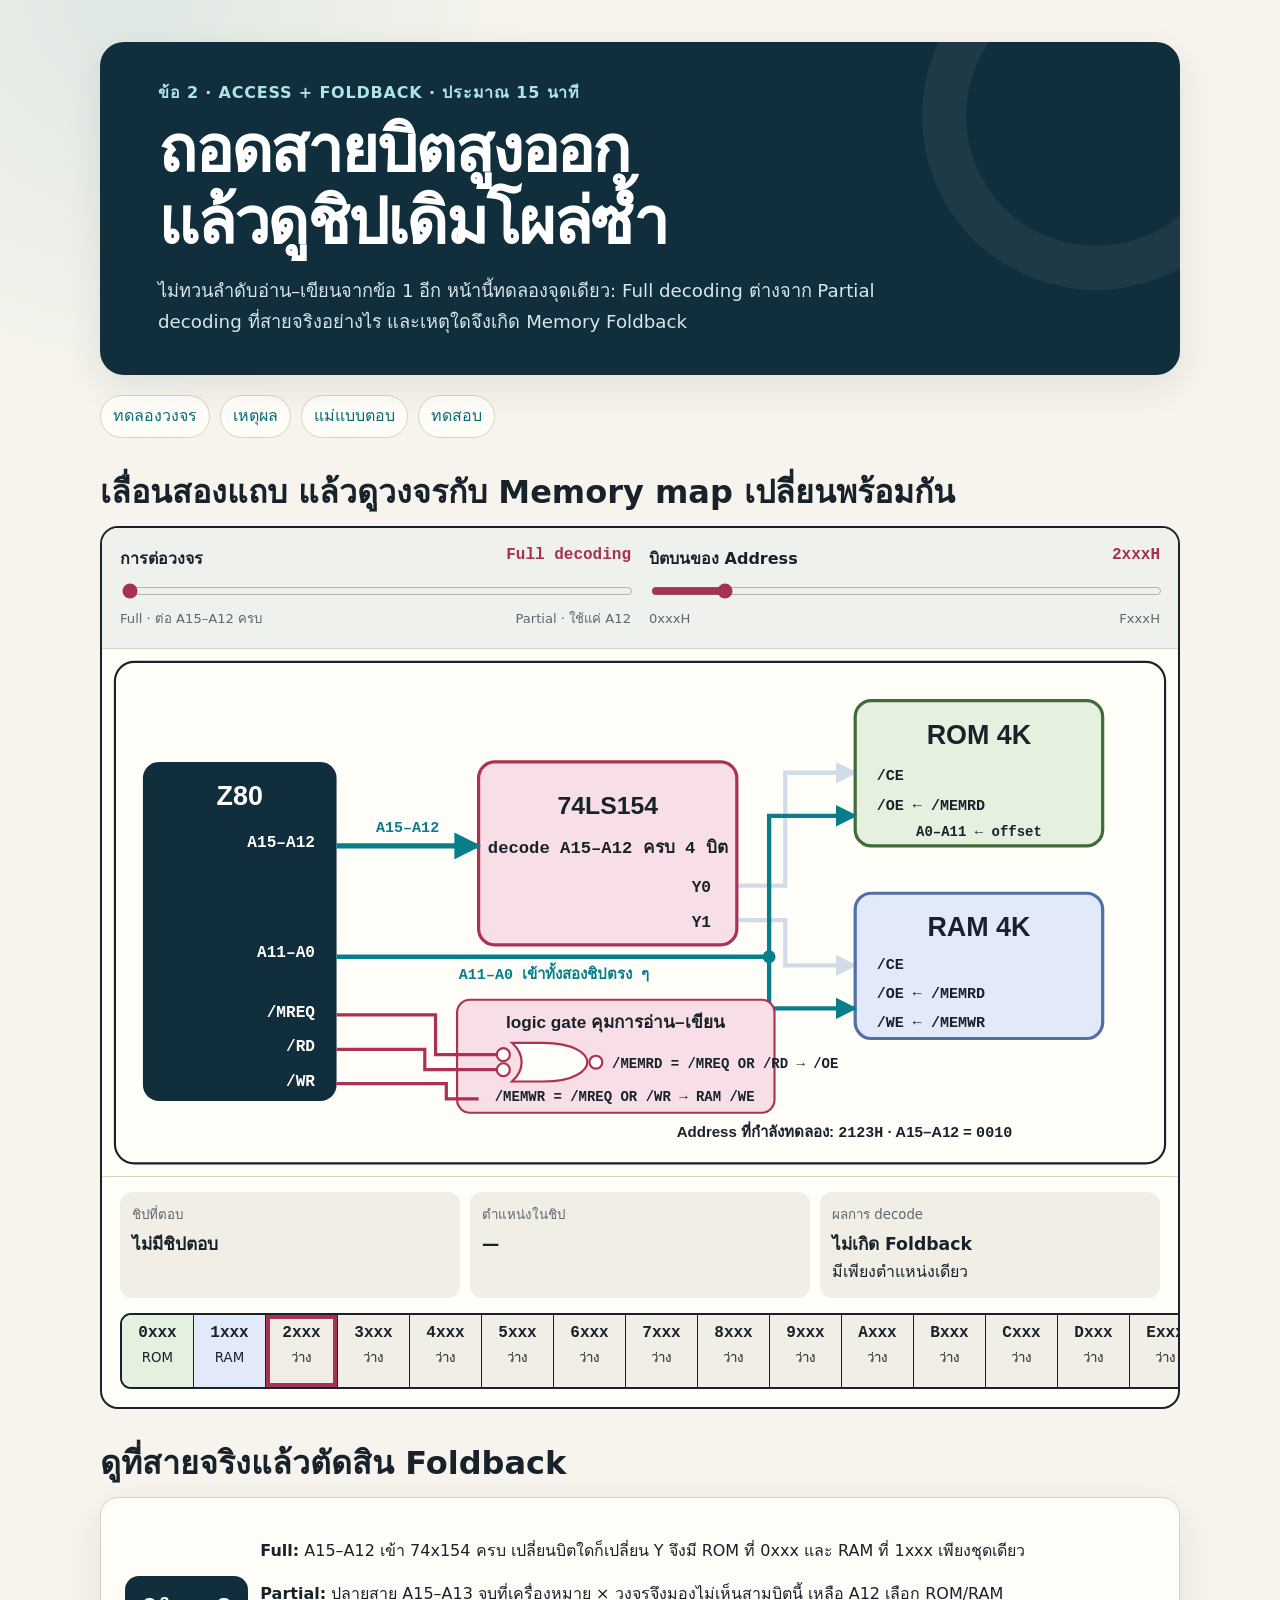
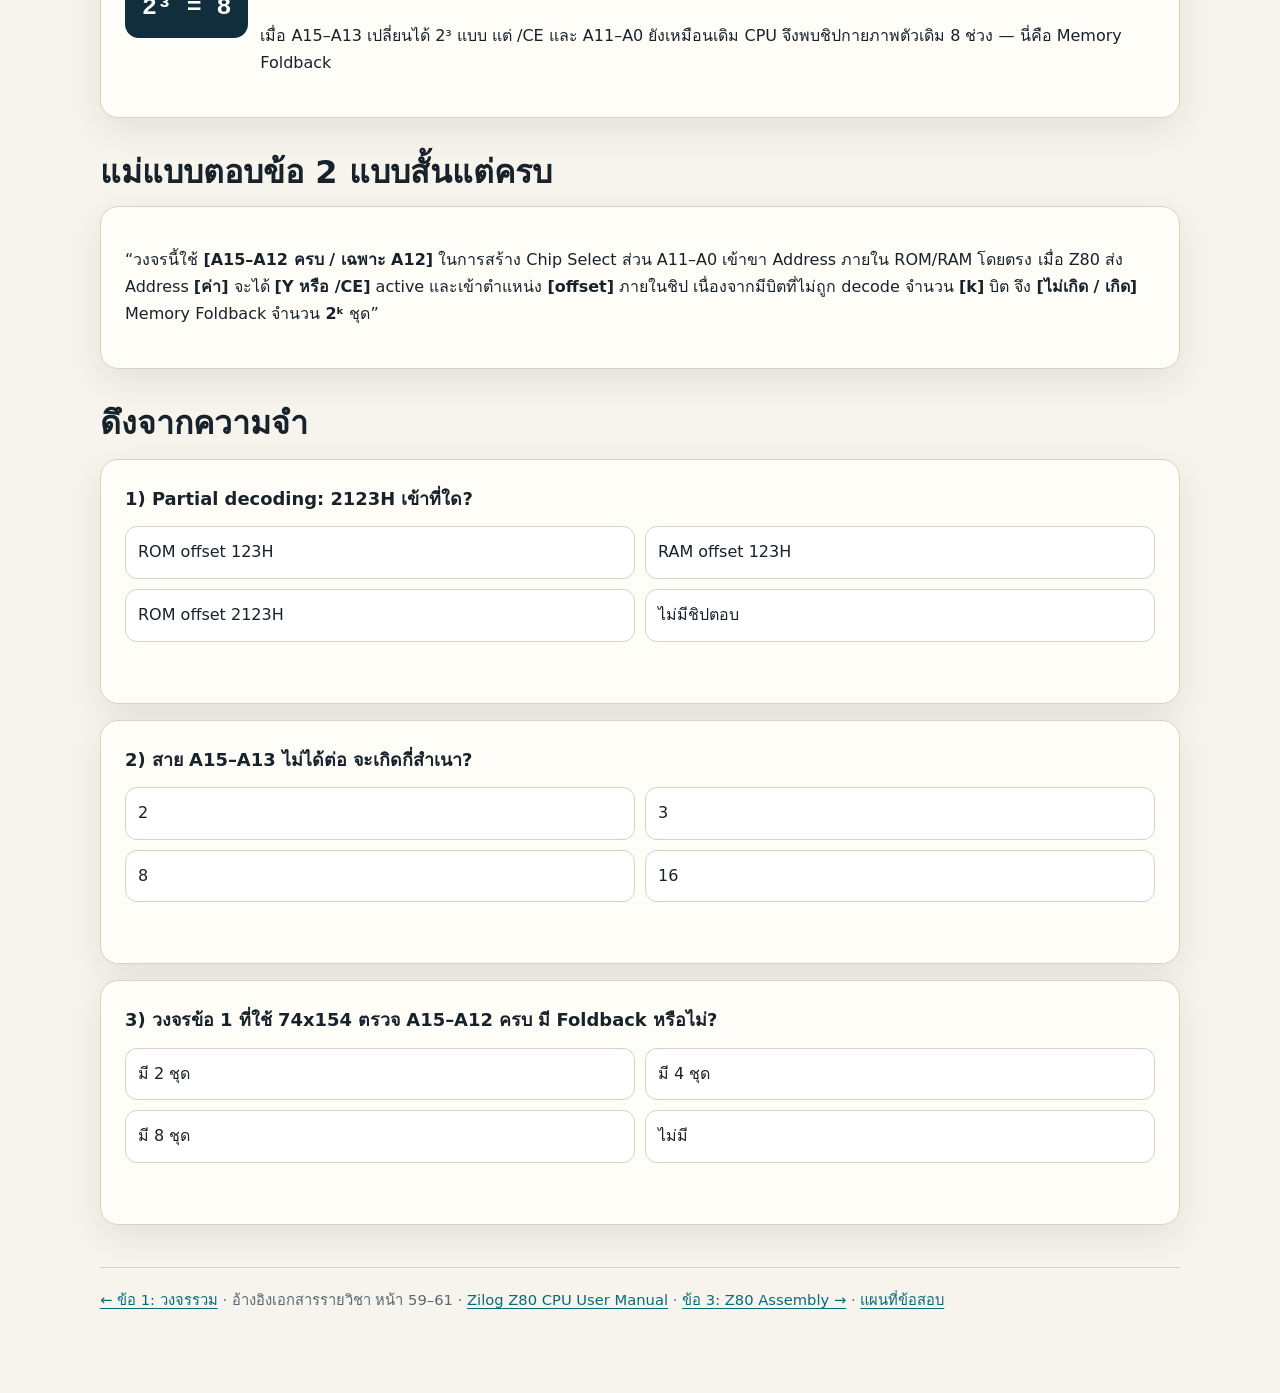
<file: lessons/0003-access-and-foldback.html>
<!doctype html>
<html lang="th">
<head>
  <meta charset="utf-8">
  <meta name="viewport" content="width=device-width, initial-scale=1">
  <title>ข้อ 2 — เห็น Memory Foldback จากวงจรจริง</title>
  <link rel="stylesheet" href="../assets/course.css">
</head>
<body>
<main class="page">
  <header class="hero">
    <p class="eyebrow">ข้อ 2 · ACCESS + FOLDBACK · ประมาณ 15 นาที</p>
    <h1>ถอดสายบิตสูงออก<br>แล้วดูชิปเดิมโผล่ซ้ำ</h1>
    <p class="lead">ไม่ทวนลำดับอ่าน–เขียนจากข้อ 1 อีก หน้านี้ทดลองจุดเดียว: Full decoding ต่างจาก Partial decoding ที่สายจริงอย่างไร และเหตุใดจึงเกิด Memory Foldback</p>
  </header>

  <nav class="toc" aria-label="สารบัญย่อ">
    <a href="#lab">ทดลองวงจร</a>
    <a href="#why">เหตุผล</a>
    <a href="#answer">แม่แบบตอบ</a>
    <a href="#quiz">ทดสอบ</a>
  </nav>

  <section id="lab">
    <h2>เลื่อนสองแถบ แล้วดูวงจรกับ Memory map เปลี่ยนพร้อมกัน</h2>
    <div class="fold-lab" data-fold-lab>
      <div class="lab-controls">
        <div class="lab-control">
          <label for="decode-mode">การต่อวงจร <output data-lab-field="mode">Full decoding</output></label>
          <input id="decode-mode" data-mode-input type="range" min="0" max="1" step="1" value="0">
          <div class="range-ends"><span>Full · ต่อ A15–A12 ครบ</span><span>Partial · ใช้แค่ A12</span></div>
        </div>
        <div class="lab-control">
          <label for="address-block">บิตบนของ Address <output data-lab-field="block">2xxxH</output></label>
          <input id="address-block" data-block-input type="range" min="0" max="15" step="1" value="2">
          <div class="range-ends"><span>0xxxH</span><span>FxxxH</span></div>
        </div>
      </div>

      <div class="lab-circuit-wrap" tabindex="0" aria-label="วงจรทดลอง Foldback เลื่อนซ้ายขวาได้">
        <svg class="lab-circuit" data-lab-circuit viewBox="0 0 1000 490" role="img" aria-labelledby="fold-circuit-title fold-circuit-desc">
          <title id="fold-circuit-title">วงจร Full และ Partial address decoding</title>
          <desc id="fold-circuit-desc">Full decoding ต่อ A15 ถึง A12 เข้า 74x154 ส่วน Partial decoding ไม่ต่อ A15 ถึง A13 และใช้เพียง A12 เลือก ROM RAM</desc>
          <defs>
            <marker id="fa" viewBox="0 0 10 10" refX="9" refY="5" markerWidth="5" markerHeight="5" orient="auto-start-reverse"><path d="M0 0L10 5L0 10z" fill="#087e8b"/></marker>
            <marker id="fs" viewBox="0 0 10 10" refX="9" refY="5" markerWidth="5" markerHeight="5" orient="auto-start-reverse"><path d="M0 0L10 5L0 10z" fill="#4774b8"/></marker>
            <marker id="fc" viewBox="0 0 10 10" refX="9" refY="5" markerWidth="5" markerHeight="5" orient="auto-start-reverse"><path d="M0 0L10 5L0 10z" fill="#ad3152"/></marker>
          </defs>
          <rect x="12" y="12" width="976" height="466" rx="18" fill="#fffef9" stroke="#17222b" stroke-width="2"/>

          <rect x="38" y="105" width="180" height="315" rx="15" fill="#102e3b"/>
          <text x="128" y="145" text-anchor="middle" font-size="25" font-weight="900" fill="white" style="fill:white">Z80</text>
          <text x="198" y="184" text-anchor="end" font-size="15" class="mono-svg" fill="white" style="fill:white">A15–A12</text>
          <text x="198" y="286" text-anchor="end" font-size="15" class="mono-svg" fill="white" style="fill:white">A11–A0</text>
          <text x="198" y="342" text-anchor="end" font-size="15" class="mono-svg" fill="white" style="fill:white">/MREQ</text>
          <text x="198" y="374" text-anchor="end" font-size="15" class="mono-svg" fill="white" style="fill:white">/RD</text>
          <text x="198" y="406" text-anchor="end" font-size="15" class="mono-svg" fill="white" style="fill:white">/WR</text>

          <rect x="350" y="105" width="240" height="170" rx="15" fill="#f8dfe7" stroke="#ad3152" stroke-width="3"/>
          <text x="470" y="153" text-anchor="middle" font-size="23" font-weight="900" data-lab-field="decoderTitle">74x154</text>
          <text x="470" y="190" text-anchor="middle" font-size="16" class="mono-svg" data-lab-field="decoderDetail">decode A15–A12 ครบ 4 บิต</text>
          <text x="566" y="226" text-anchor="end" font-size="15" class="mono-svg" data-lab-field="romOut">Y0</text>
          <text x="566" y="258" text-anchor="end" font-size="15" class="mono-svg" data-lab-field="ramOut">Y1</text>

          <g data-partial-only>
            <rect x="275" y="32" width="390" height="52" rx="11" fill="#f8dfe7" stroke="#ad3152" stroke-width="2"/>
            <text x="470" y="65" text-anchor="middle" font-size="17" font-weight="900" fill="#8d2846" style="fill:#8d2846">A15–A13 ไม่ได้ต่อ — เปลี่ยนค่าเท่าไรก็ไม่ถึงวงจรเลือกชิป</text>
            <path d="M218 165H285" fill="none" stroke="#ad3152" stroke-width="4"/>
            <path d="M286 151L310 175M310 151L286 175" fill="none" stroke="#ad3152" stroke-width="5"/>
            <text x="260" y="147" text-anchor="middle" font-size="14" class="mono-svg" fill="#ad3152" style="fill:#ad3152">A15–A13</text>
            <path d="M382 225L432 248L382 271Z" fill="#fffef9" stroke="#ad3152" stroke-width="2.5"/>
            <circle cx="440" cy="248" r="8" fill="#fffef9" stroke="#ad3152" stroke-width="2.5"/>
            <text x="402" y="238" text-anchor="middle" font-size="12" class="mono-svg">A12</text><text x="468" y="238" text-anchor="middle" font-size="12" class="mono-svg">/A12</text>
          </g>

          <path data-full-only d="M218 183H350" fill="none" stroke="#087e8b" stroke-width="5" marker-end="url(#fa)"/>
          <text data-full-only x="284" y="170" text-anchor="middle" font-size="14" class="mono-svg" fill="#087e8b" style="fill:#087e8b">A15–A12</text>
          <path data-partial-only d="M218 190H350" fill="none" stroke="#087e8b" stroke-width="5" marker-end="url(#fa)"/>
          <text data-partial-only x="284" y="210" text-anchor="middle" font-size="14" class="mono-svg" fill="#087e8b" style="fill:#087e8b">ต่อเฉพาะ A12</text>

          <rect class="chip-body" data-chip="rom" x="700" y="48" width="230" height="135" rx="15" fill="#e5f0df" stroke="#416b39" stroke-width="3"/>
          <text x="815" y="88" text-anchor="middle" font-size="25" font-weight="900">ROM 4K</text>
          <text x="720" y="122" font-size="14" class="mono-svg">/CE</text>
          <text x="720" y="150" font-size="14" class="mono-svg">/OE ← /MEMRD</text>
          <text x="815" y="174" text-anchor="middle" font-size="13" class="mono-svg">A0–A11 ← offset</text>
          <rect class="chip-body" data-chip="ram" x="700" y="227" width="230" height="135" rx="15" fill="#e2e9f8" stroke="#536fa8" stroke-width="3"/>
          <text x="815" y="267" text-anchor="middle" font-size="25" font-weight="900">RAM 4K</text>
          <text x="720" y="297" font-size="14" class="mono-svg">/CE</text>
          <text x="720" y="324" font-size="14" class="mono-svg">/OE ← /MEMRD</text>
          <text x="720" y="351" font-size="14" class="mono-svg">/WE ← /MEMWR</text>

          <path class="select-wire" data-select-rom d="M590 220H635V115H700" fill="none" stroke="#4774b8" stroke-width="4" marker-end="url(#fs)"/>
          <path class="select-wire" data-select-ram d="M590 252H635V294H700" fill="none" stroke="#4774b8" stroke-width="4" marker-end="url(#fs)"/>
          <path d="M218 286H620V155H700" fill="none" stroke="#087e8b" stroke-width="4" marker-end="url(#fa)"/>
          <path d="M620 286V334H700" fill="none" stroke="#087e8b" stroke-width="4" marker-end="url(#fa)"/>
          <circle cx="620" cy="286" r="6" fill="#087e8b"/>
          <text x="420" y="307" text-anchor="middle" font-size="14" class="mono-svg" fill="#087e8b" style="fill:#087e8b">A11–A0 เข้าทั้งสองชิปตรง ๆ</text>

          <rect x="330" y="326" width="295" height="105" rx="12" fill="#f8dfe7" stroke="#ad3152" stroke-width="2"/>
          <text x="477" y="352" text-anchor="middle" font-size="16" font-weight="900">logic gate คุมการอ่าน–เขียน</text>
          <circle cx="373" cy="377" r="6" fill="#fffef9" stroke="#ad3152" stroke-width="2"/><circle cx="373" cy="391" r="6" fill="#fffef9" stroke="#ad3152" stroke-width="2"/>
          <path d="M381 366H410C440 366 451 377 451 384C451 391 440 402 410 402H381C393 391 393 377 381 366Z" fill="#fffef9" stroke="#ad3152" stroke-width="2"/><circle cx="459" cy="384" r="6" fill="#fffef9" stroke="#ad3152" stroke-width="2"/>
          <text x="474" y="389" font-size="13" class="mono-svg">/MEMRD = /MREQ OR /RD → /OE</text>
          <text x="365" y="420" font-size="13" class="mono-svg">/MEMWR = /MREQ OR /WR → RAM /WE</text>
          <path d="M218 340H310V377H367M218 372H300V391H367M218 404H320V418H350" fill="none" stroke="#ad3152" stroke-width="3"/>

          <text x="690" y="454" text-anchor="middle" font-size="14" font-weight="900">Address ที่กำลังทดลอง: <tspan class="mono-svg" data-lab-field="address">2123H</tspan> · A15–A12 = <tspan class="mono-svg" data-lab-field="highBits">0010</tspan></text>
        </svg>
      </div>
      <p class="scroll-hint">← บนโทรศัพท์ลากวงจรซ้าย–ขวาได้ โดยรูปและสายไม่ถูกบีบ →</p>

      <div class="lab-summary">
        <div><small>ชิปที่ตอบ</small><strong data-lab-field="device">ไม่มีชิปตอบ</strong></div>
        <div><small>ตำแหน่งในชิป</small><strong data-lab-field="offset">—</strong></div>
        <div><small>ผลการ decode</small><strong data-lab-field="fold">ไม่เกิด Foldback</strong><span data-lab-field="copy">มีเพียงตำแหน่งเดียว</span></div>
      </div>

      <div class="block-ruler-scroll" tabindex="0" aria-label="Memory map 16 บล็อก เลื่อนซ้ายขวาได้">
        <div class="block-ruler">
          <div class="block-cell" data-block-cell="0"><strong>0xxx</strong><small>ROM</small></div>
          <div class="block-cell" data-block-cell="1"><strong>1xxx</strong><small>RAM</small></div>
          <div class="block-cell" data-block-cell="2"><strong>2xxx</strong><small>ว่าง</small></div>
          <div class="block-cell" data-block-cell="3"><strong>3xxx</strong><small>ว่าง</small></div>
          <div class="block-cell" data-block-cell="4"><strong>4xxx</strong><small>ว่าง</small></div>
          <div class="block-cell" data-block-cell="5"><strong>5xxx</strong><small>ว่าง</small></div>
          <div class="block-cell" data-block-cell="6"><strong>6xxx</strong><small>ว่าง</small></div>
          <div class="block-cell" data-block-cell="7"><strong>7xxx</strong><small>ว่าง</small></div>
          <div class="block-cell" data-block-cell="8"><strong>8xxx</strong><small>ว่าง</small></div>
          <div class="block-cell" data-block-cell="9"><strong>9xxx</strong><small>ว่าง</small></div>
          <div class="block-cell" data-block-cell="10"><strong>Axxx</strong><small>ว่าง</small></div>
          <div class="block-cell" data-block-cell="11"><strong>Bxxx</strong><small>ว่าง</small></div>
          <div class="block-cell" data-block-cell="12"><strong>Cxxx</strong><small>ว่าง</small></div>
          <div class="block-cell" data-block-cell="13"><strong>Dxxx</strong><small>ว่าง</small></div>
          <div class="block-cell" data-block-cell="14"><strong>Exxx</strong><small>ว่าง</small></div>
          <div class="block-cell" data-block-cell="15"><strong>Fxxx</strong><small>ว่าง</small></div>
        </div>
      </div>
    </div>
  </section>

  <section id="why">
    <h2>ดูที่สายจริงแล้วตัดสิน Foldback</h2>
    <div class="compact-proof card">
      <div class="formula-badge">2³ = 8</div>
      <div>
        <p><strong>Full:</strong> A15–A12 เข้า 74x154 ครบ เปลี่ยนบิตใดก็เปลี่ยน Y จึงมี ROM ที่ 0xxx และ RAM ที่ 1xxx เพียงชุดเดียว</p>
        <p><strong>Partial:</strong> ปลายสาย A15–A13 จบที่เครื่องหมาย × วงจรจึงมองไม่เห็นสามบิตนี้ เหลือ A12 เลือก ROM/RAM</p>
        <p>เมื่อ A15–A13 เปลี่ยนได้ 2³ แบบ แต่ /CE และ A11–A0 ยังเหมือนเดิม CPU จึงพบชิปกายภาพตัวเดิม 8 ช่วง — นี่คือ Memory Foldback</p>
      </div>
    </div>
  </section>

  <section id="answer">
    <h2>แม่แบบตอบข้อ 2 แบบสั้นแต่ครบ</h2>
    <div class="card">
      <p>“วงจรนี้ใช้ <strong>[A15–A12 ครบ / เฉพาะ A12]</strong> ในการสร้าง Chip Select ส่วน A11–A0 เข้าขา Address ภายใน ROM/RAM โดยตรง เมื่อ Z80 ส่ง Address <strong>[ค่า]</strong> จะได้ <strong>[Y หรือ /CE]</strong> active และเข้าตำแหน่ง <strong>[offset]</strong> ภายในชิป เนื่องจากมีบิตที่ไม่ถูก decode จำนวน <strong>[k]</strong> บิต จึง <strong>[ไม่เกิด / เกิด]</strong> Memory Foldback จำนวน <strong>2ᵏ</strong> ชุด”</p>
    </div>
  </section>

  <section id="quiz" class="quiz compact-quiz">
    <h2>ดึงจากความจำ</h2>
    <article class="card quiz-card" data-quiz data-answer="A" data-explain="Partial circuit ใช้ A12=0 เลือก ROM และ A11–A0=123H; A15–A13 ไม่ได้ต่อจึงไม่มีผล">
      <h3>1) Partial decoding: 2123H เข้าที่ใด?</h3>
      <div class="choices"><button class="choice" data-choice="A">ROM offset 123H</button><button class="choice" data-choice="B">RAM offset 123H</button><button class="choice" data-choice="C">ROM offset 2123H</button><button class="choice" data-choice="D">ไม่มีชิปตอบ</button></div>
      <p class="feedback" aria-live="polite"></p>
    </article>
    <article class="card quiz-card" data-quiz data-answer="C" data-explain="A15–A13 รวม 3 บิตไม่ถูก decode จึงเกิด 2³ = 8 ชุด">
      <h3>2) สาย A15–A13 ไม่ได้ต่อ จะเกิดกี่สำเนา?</h3>
      <div class="choices"><button class="choice" data-choice="A">2</button><button class="choice" data-choice="B">3</button><button class="choice" data-choice="C">8</button><button class="choice" data-choice="D">16</button></div>
      <p class="feedback" aria-live="polite"></p>
    </article>
    <article class="card quiz-card" data-quiz data-answer="D" data-explain="Full decoding ตรวจ A15–A12 ครบ จึงมีแต่ Y0/Y1 ที่ต่อ ROM/RAM และไม่มี Address alias ของชิปเหล่านี้">
      <h3>3) วงจรข้อ 1 ที่ใช้ 74x154 ตรวจ A15–A12 ครบ มี Foldback หรือไม่?</h3>
      <div class="choices"><button class="choice" data-choice="A">มี 2 ชุด</button><button class="choice" data-choice="B">มี 4 ชุด</button><button class="choice" data-choice="C">มี 8 ชุด</button><button class="choice" data-choice="D">ไม่มี</button></div>
      <p class="feedback" aria-live="polite"></p>
    </article>
  </section>

  <footer class="footer">
    <a href="0002-full-memory-decoding.html">← ข้อ 1: วงจรรวม</a> · อ้างอิงเอกสารรายวิชา หน้า 59–61 ·
    <a href="https://www.zilog.com/docs/z80/um0080.pdf">Zilog Z80 CPU User Manual</a> ·
    <a href="0006-q3-assembly.html">ข้อ 3: Z80 Assembly →</a> ·
    <a href="../reference/0001-z80-exam-map.html">แผนที่ข้อสอบ</a>
  </footer>
</main>
<script src="../assets/access-foldback.js"></script>
<script src="../assets/quiz.js"></script>
</body>
</html>
</file>
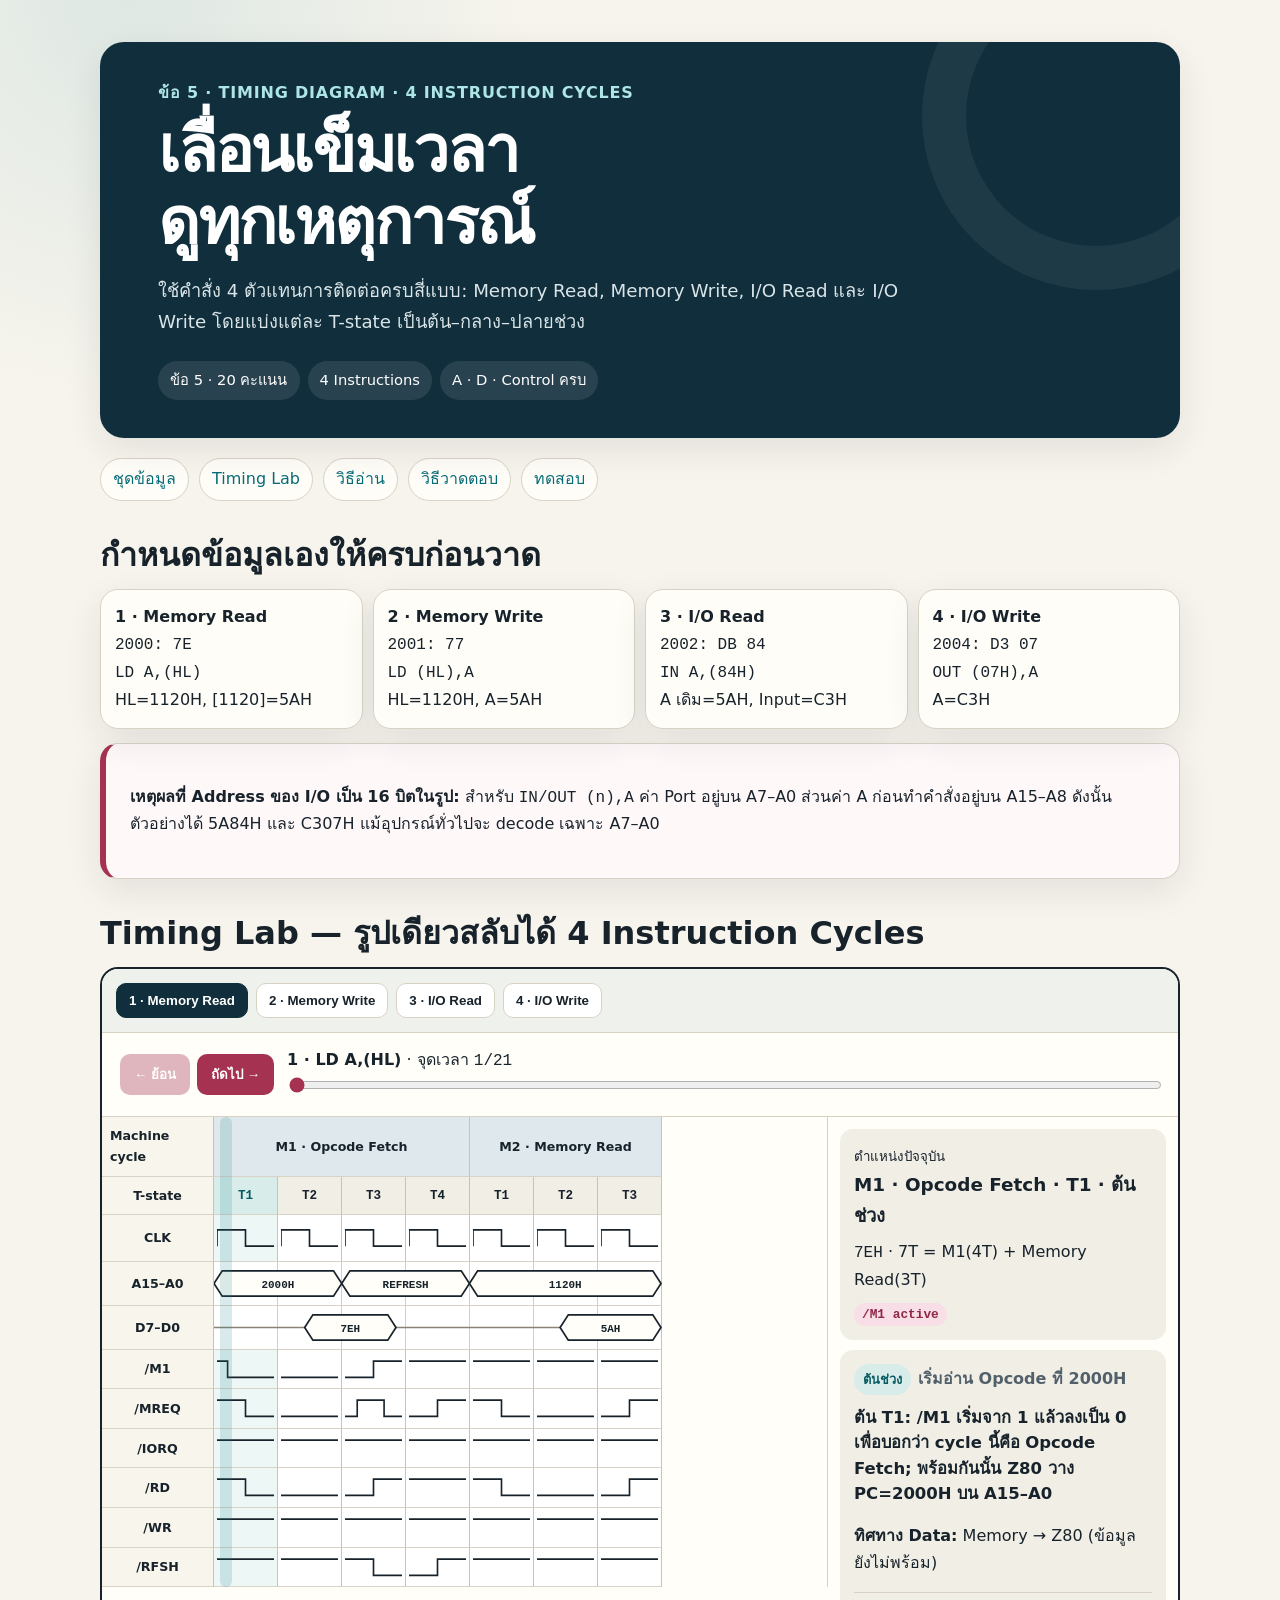
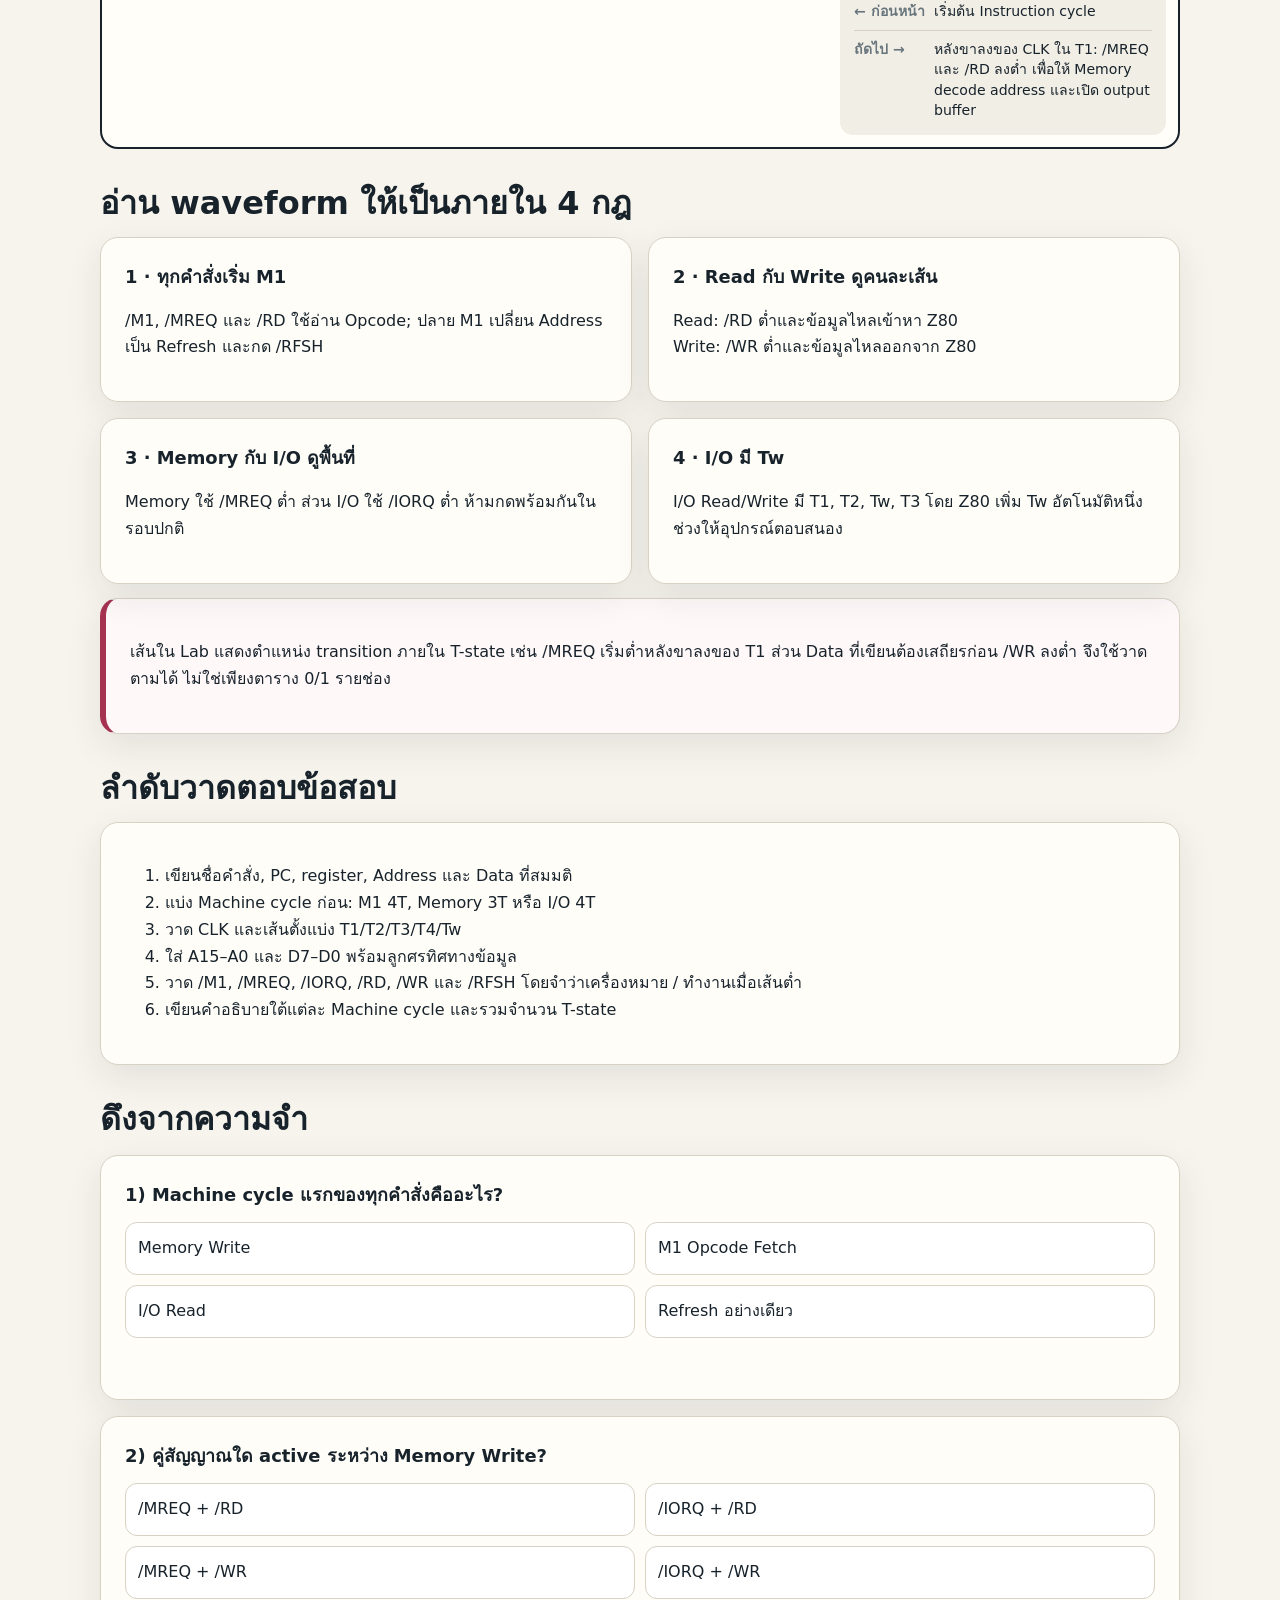
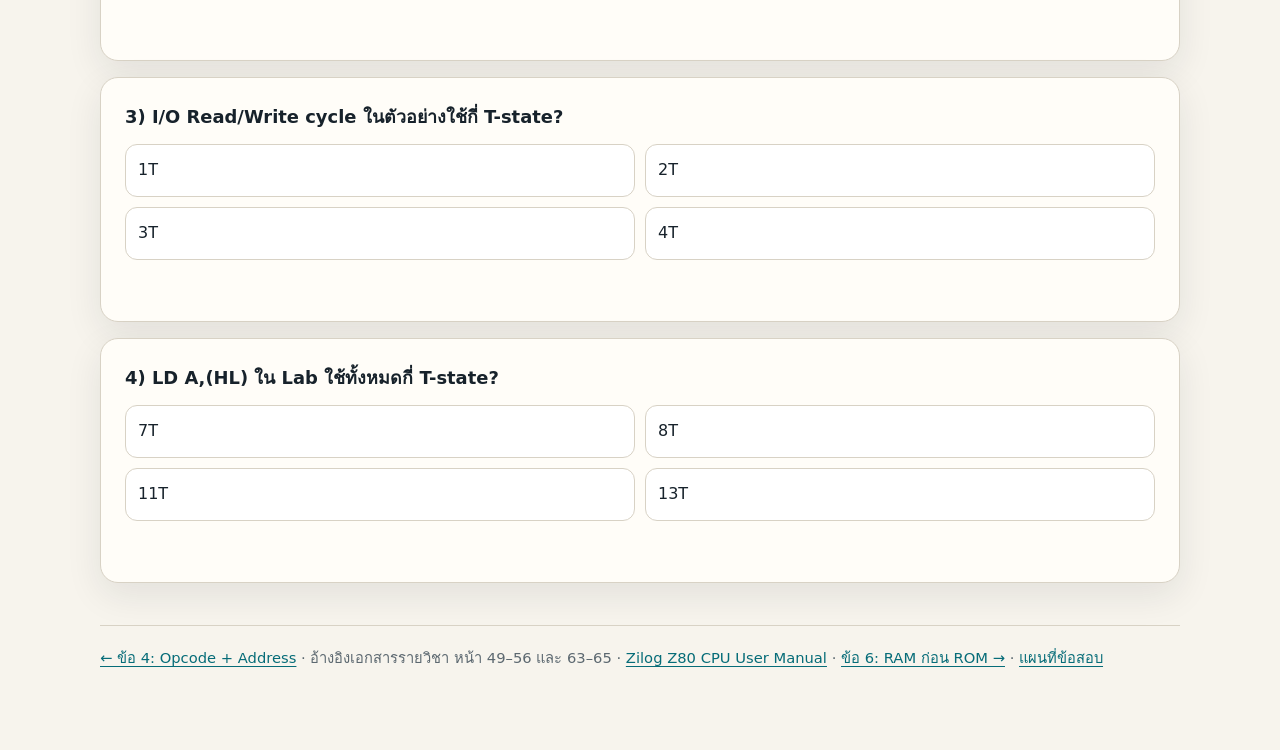
<file: lessons/0004-q5-timing-diagram.html>
<!doctype html>
<html lang="th">
<head>
  <meta charset="utf-8">
  <meta name="viewport" content="width=device-width, initial-scale=1">
  <title>ข้อ 5 — Timing Diagram 4 Instruction Cycles</title>
  <link rel="stylesheet" href="../assets/course.css">
</head>
<body>
<main class="page">
  <header class="hero">
    <p class="eyebrow">ข้อ 5 · TIMING DIAGRAM · 4 INSTRUCTION CYCLES</p>
    <h1>เลื่อนเข็มเวลา<br>ดูทุกเหตุการณ์</h1>
    <p class="lead">ใช้คำสั่ง 4 ตัวแทนการติดต่อครบสี่แบบ: Memory Read, Memory Write, I/O Read และ I/O Write โดยแบ่งแต่ละ T-state เป็นต้น–กลาง–ปลายช่วง</p>
    <div class="score-strip">
      <span class="pill">ข้อ 5 · 20 คะแนน</span>
      <span class="pill">4 Instructions</span>
      <span class="pill">A · D · Control ครบ</span>
    </div>
  </header>

  <nav class="toc" aria-label="สารบัญย่อ">
    <a href="#set">ชุดข้อมูล</a>
    <a href="#lab">Timing Lab</a>
    <a href="#read">วิธีอ่าน</a>
    <a href="#draw">วิธีวาดตอบ</a>
    <a href="#quiz">ทดสอบ</a>
  </nav>

  <section id="set">
    <h2>กำหนดข้อมูลเองให้ครบก่อนวาด</h2>
    <div class="cycle-summary">
      <article class="card"><strong>1 · Memory Read</strong><br><span class="mono">2000: 7E</span><br><span class="mono">LD A,(HL)</span><br>HL=1120H, [1120]=5AH</article>
      <article class="card"><strong>2 · Memory Write</strong><br><span class="mono">2001: 77</span><br><span class="mono">LD (HL),A</span><br>HL=1120H, A=5AH</article>
      <article class="card"><strong>3 · I/O Read</strong><br><span class="mono">2002: DB 84</span><br><span class="mono">IN A,(84H)</span><br>A เดิม=5AH, Input=C3H</article>
      <article class="card"><strong>4 · I/O Write</strong><br><span class="mono">2004: D3 07</span><br><span class="mono">OUT (07H),A</span><br>A=C3H</article>
    </div>
    <div class="card warning" style="margin-top:14px">
      <p><strong>เหตุผลที่ Address ของ I/O เป็น 16 บิตในรูป:</strong> สำหรับ <span class="mono">IN/OUT (n),A</span> ค่า Port อยู่บน A7–A0 ส่วนค่า A ก่อนทำคำสั่งอยู่บน A15–A8 ดังนั้นตัวอย่างได้ 5A84H และ C307H แม้อุปกรณ์ทั่วไปจะ decode เฉพาะ A7–A0</p>
    </div>
  </section>

  <section id="lab">
    <h2>Timing Lab — รูปเดียวสลับได้ 4 Instruction Cycles</h2>
    <div class="timing-lab" data-timing-lab>
      <div class="instruction-tabs" aria-label="เลือกคำสั่ง">
        <button class="instruction-tab is-active" type="button" data-instruction="memRead">1 · Memory Read</button>
        <button class="instruction-tab" type="button" data-instruction="memWrite">2 · Memory Write</button>
        <button class="instruction-tab" type="button" data-instruction="ioRead">3 · I/O Read</button>
        <button class="instruction-tab" type="button" data-instruction="ioWrite">4 · I/O Write</button>
      </div>
      <div class="timing-controls">
        <div class="timing-step-buttons">
          <button type="button" data-prev>← ย้อน</button>
          <button type="button" data-next>ถัดไป →</button>
        </div>
        <div>
          <label for="timing-state"><strong data-timing-field="instruction">1 · LD A,(HL)</strong> · จุดเวลา <span class="mono" data-timing-field="step">1/21</span></label>
          <input id="timing-state" data-time-input type="range" min="0" max="20" value="0" step="1">
        </div>
      </div>
      <div class="timing-stage">
        <div class="timing-wave-pane">
          <div class="timing-scroll" tabindex="0" aria-label="Timing diagram เลื่อนซ้ายขวาได้">
            <div class="timing-grid" data-timing-grid style="--timing-cols:7"></div>
          </div>
          <p class="scroll-hint">← ลาก waveform ซ้าย–ขวาได้; เมื่อใช้ slider ตารางจะเลื่อนไปยัง T-state ที่เลือกเอง →</p>
        </div>
        <aside class="timing-readout" aria-live="polite">
          <div class="timing-now">
            <small>ตำแหน่งปัจจุบัน</small>
            <strong data-timing-field="position">M1 · Opcode Fetch · T1 · ต้นช่วง</strong>
            <p><span class="mono" data-timing-field="code">7EH</span> · <span data-timing-field="total">7T = M1(4T) + Memory Read(3T)</span></p>
            <div class="timing-signals" data-timing-field="signals"></div>
          </div>
          <div class="timing-explain">
            <div class="moment-heading"><span class="phase-badge" data-timing-field="phase">ต้นช่วง</span><span data-timing-field="summary">เริ่มอ่าน Opcode</span></div>
            <strong class="moment-event" data-timing-field="event">ต้น T1: /M1=0 และ Z80 วาง PC บน Address bus</strong>
            <p><strong>ทิศทาง Data:</strong> <span data-timing-field="direction">Memory → Z80</span></p>
            <div class="moment-neighbors">
              <p><b>← ก่อนหน้า</b><span data-timing-field="previous">เริ่มต้น Instruction cycle</span></p>
              <p><b>ถัดไป →</b><span data-timing-field="next">หลังขาลงของ CLK: /MREQ และ /RD ลงต่ำ</span></p>
            </div>
          </div>
        </aside>
      </div>
    </div>
  </section>

  <section id="read">
    <h2>อ่าน waveform ให้เป็นภายใน 4 กฎ</h2>
    <div class="grid-2">
      <div class="card"><h3>1 · ทุกคำสั่งเริ่ม M1</h3><p>/M1, /MREQ และ /RD ใช้อ่าน Opcode; ปลาย M1 เปลี่ยน Address เป็น Refresh และกด /RFSH</p></div>
      <div class="card"><h3>2 · Read กับ Write ดูคนละเส้น</h3><p>Read: /RD ต่ำและข้อมูลไหลเข้าหา Z80<br>Write: /WR ต่ำและข้อมูลไหลออกจาก Z80</p></div>
      <div class="card"><h3>3 · Memory กับ I/O ดูพื้นที่</h3><p>Memory ใช้ /MREQ ต่ำ ส่วน I/O ใช้ /IORQ ต่ำ ห้ามกดพร้อมกันในรอบปกติ</p></div>
      <div class="card"><h3>4 · I/O มี Tw</h3><p>I/O Read/Write มี T1, T2, Tw, T3 โดย Z80 เพิ่ม Tw อัตโนมัติหนึ่งช่วงให้อุปกรณ์ตอบสนอง</p></div>
    </div>
    <div class="card warning" style="margin-top:14px">
      <p>เส้นใน Lab แสดงตำแหน่ง transition ภายใน T-state เช่น /MREQ เริ่มต่ำหลังขาลงของ T1 ส่วน Data ที่เขียนต้องเสถียรก่อน /WR ลงต่ำ จึงใช้วาดตามได้ ไม่ใช่เพียงตาราง 0/1 รายช่อง</p>
    </div>
  </section>

  <section id="draw">
    <h2>ลำดับวาดตอบข้อสอบ</h2>
    <div class="card">
      <ol>
        <li>เขียนชื่อคำสั่ง, PC, register, Address และ Data ที่สมมติ</li>
        <li>แบ่ง Machine cycle ก่อน: M1 4T, Memory 3T หรือ I/O 4T</li>
        <li>วาด CLK และเส้นตั้งแบ่ง T1/T2/T3/T4/Tw</li>
        <li>ใส่ A15–A0 และ D7–D0 พร้อมลูกศรทิศทางข้อมูล</li>
        <li>วาด /M1, /MREQ, /IORQ, /RD, /WR และ /RFSH โดยจำว่าเครื่องหมาย / ทำงานเมื่อเส้นต่ำ</li>
        <li>เขียนคำอธิบายใต้แต่ละ Machine cycle และรวมจำนวน T-state</li>
      </ol>
    </div>
  </section>

  <section id="quiz" class="quiz compact-quiz">
    <h2>ดึงจากความจำ</h2>
    <article class="card quiz-card" data-quiz data-answer="B" data-explain="ทุก instruction เริ่มด้วย M1 Opcode Fetch เสมอ">
      <h3>1) Machine cycle แรกของทุกคำสั่งคืออะไร?</h3>
      <div class="choices"><button class="choice" data-choice="A">Memory Write</button><button class="choice" data-choice="B">M1 Opcode Fetch</button><button class="choice" data-choice="C">I/O Read</button><button class="choice" data-choice="D">Refresh อย่างเดียว</button></div>
      <p class="feedback" aria-live="polite"></p>
    </article>
    <article class="card quiz-card" data-quiz data-answer="C" data-explain="Memory Write ใช้ /MREQ=0 และ /WR=0 ส่วน /RD ต้องไม่ active">
      <h3>2) คู่สัญญาณใด active ระหว่าง Memory Write?</h3>
      <div class="choices"><button class="choice mono" data-choice="A">/MREQ + /RD</button><button class="choice mono" data-choice="B">/IORQ + /RD</button><button class="choice mono" data-choice="C">/MREQ + /WR</button><button class="choice mono" data-choice="D">/IORQ + /WR</button></div>
      <p class="feedback" aria-live="polite"></p>
    </article>
    <article class="card quiz-card" data-quiz data-answer="D" data-explain="I/O cycle มี T1, T2, Tw, T3 รวม 4T โดย Tw ช่วยให้อุปกรณ์ตอบสนอง">
      <h3>3) I/O Read/Write cycle ในตัวอย่างใช้กี่ T-state?</h3>
      <div class="choices"><button class="choice" data-choice="A">1T</button><button class="choice" data-choice="B">2T</button><button class="choice" data-choice="C">3T</button><button class="choice" data-choice="D">4T</button></div>
      <p class="feedback" aria-live="polite"></p>
    </article>
    <article class="card quiz-card" data-quiz data-answer="A" data-explain="LD A,(HL) มี M1 4T และ Memory Read 3T รวม 7T">
      <h3>4) LD A,(HL) ใน Lab ใช้ทั้งหมดกี่ T-state?</h3>
      <div class="choices"><button class="choice" data-choice="A">7T</button><button class="choice" data-choice="B">8T</button><button class="choice" data-choice="C">11T</button><button class="choice" data-choice="D">13T</button></div>
      <p class="feedback" aria-live="polite"></p>
    </article>
  </section>

  <footer class="footer">
    <a href="0007-q4-opcode-address.html">← ข้อ 4: Opcode + Address</a> · อ้างอิงเอกสารรายวิชา หน้า 49–56 และ 63–65 ·
    <a href="https://www.zilog.com/docs/z80/um0080.pdf">Zilog Z80 CPU User Manual</a> ·
    <a href="0005-q6-ram-first.html">ข้อ 6: RAM ก่อน ROM →</a> ·
    <a href="../reference/0001-z80-exam-map.html">แผนที่ข้อสอบ</a>
  </footer>
</main>
<script src="../assets/timing-lab.js"></script>
<script src="../assets/quiz.js"></script>
</body>
</html>
</file>
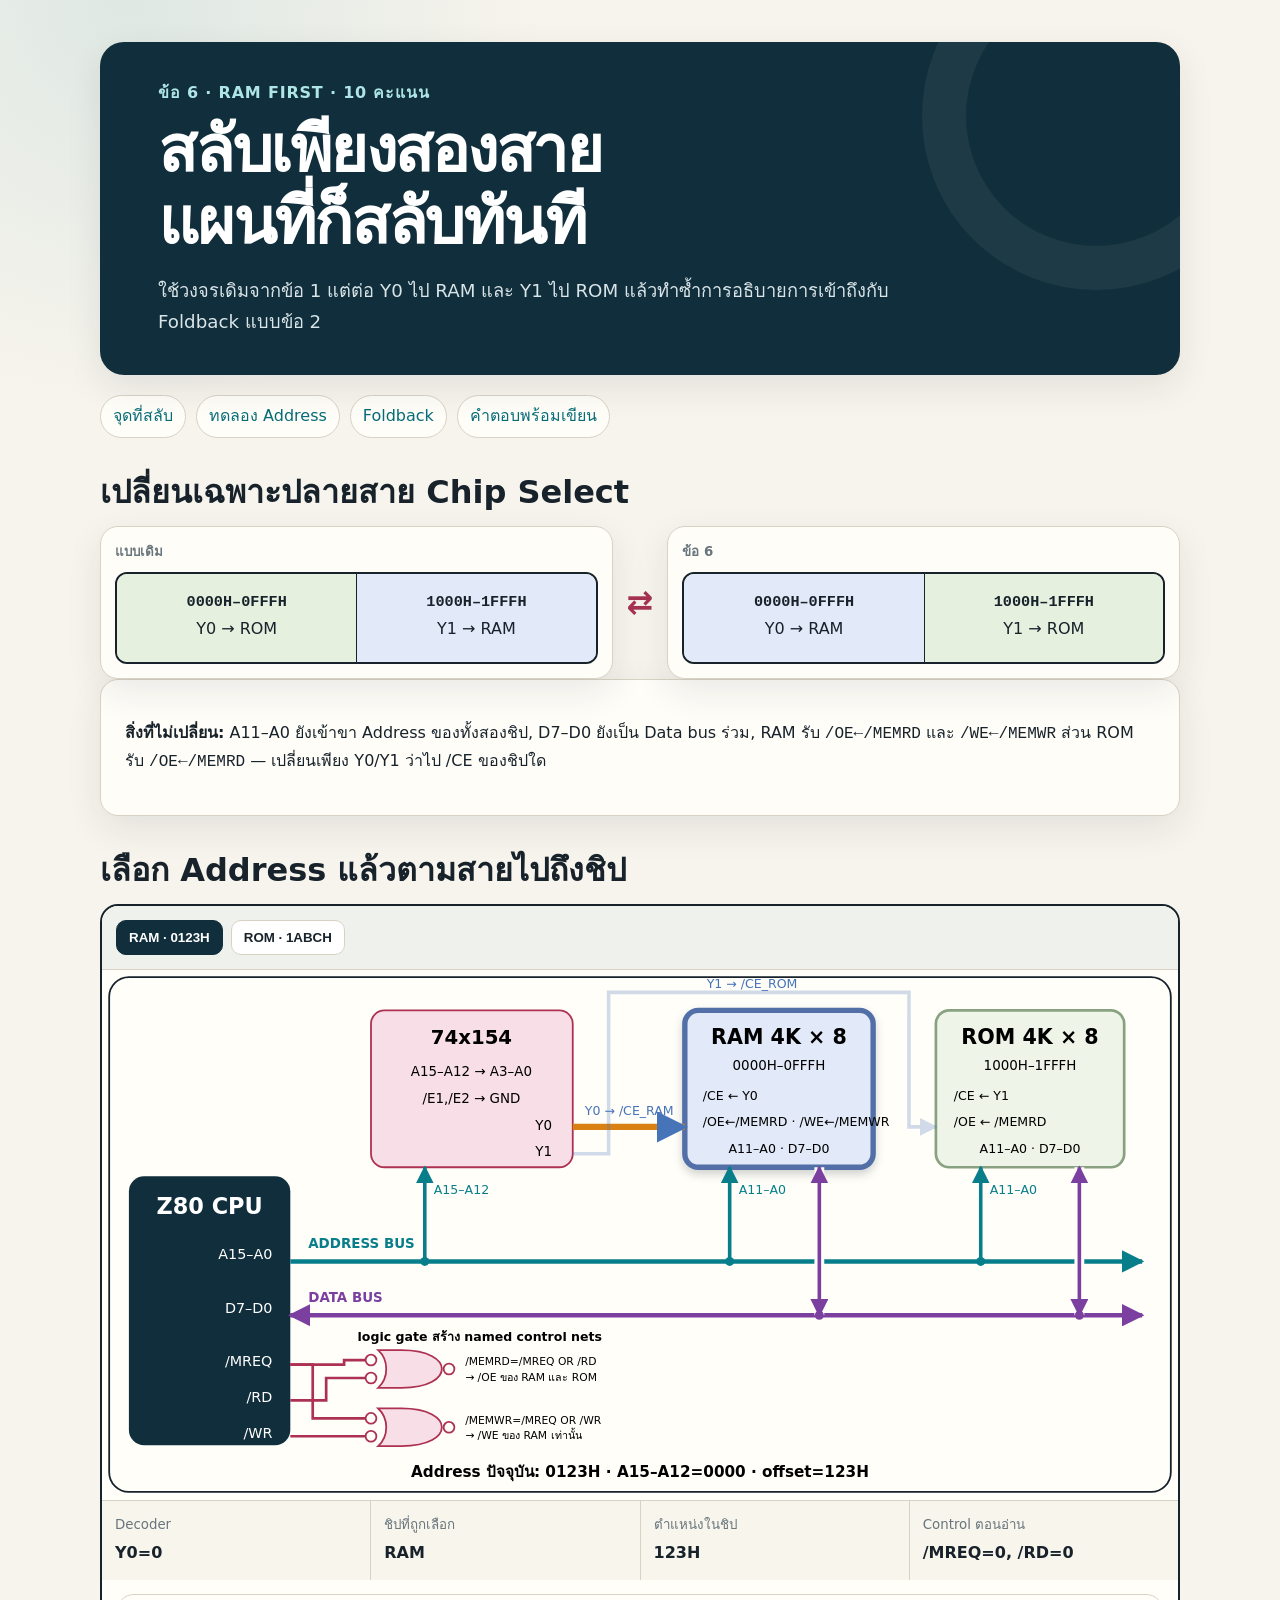
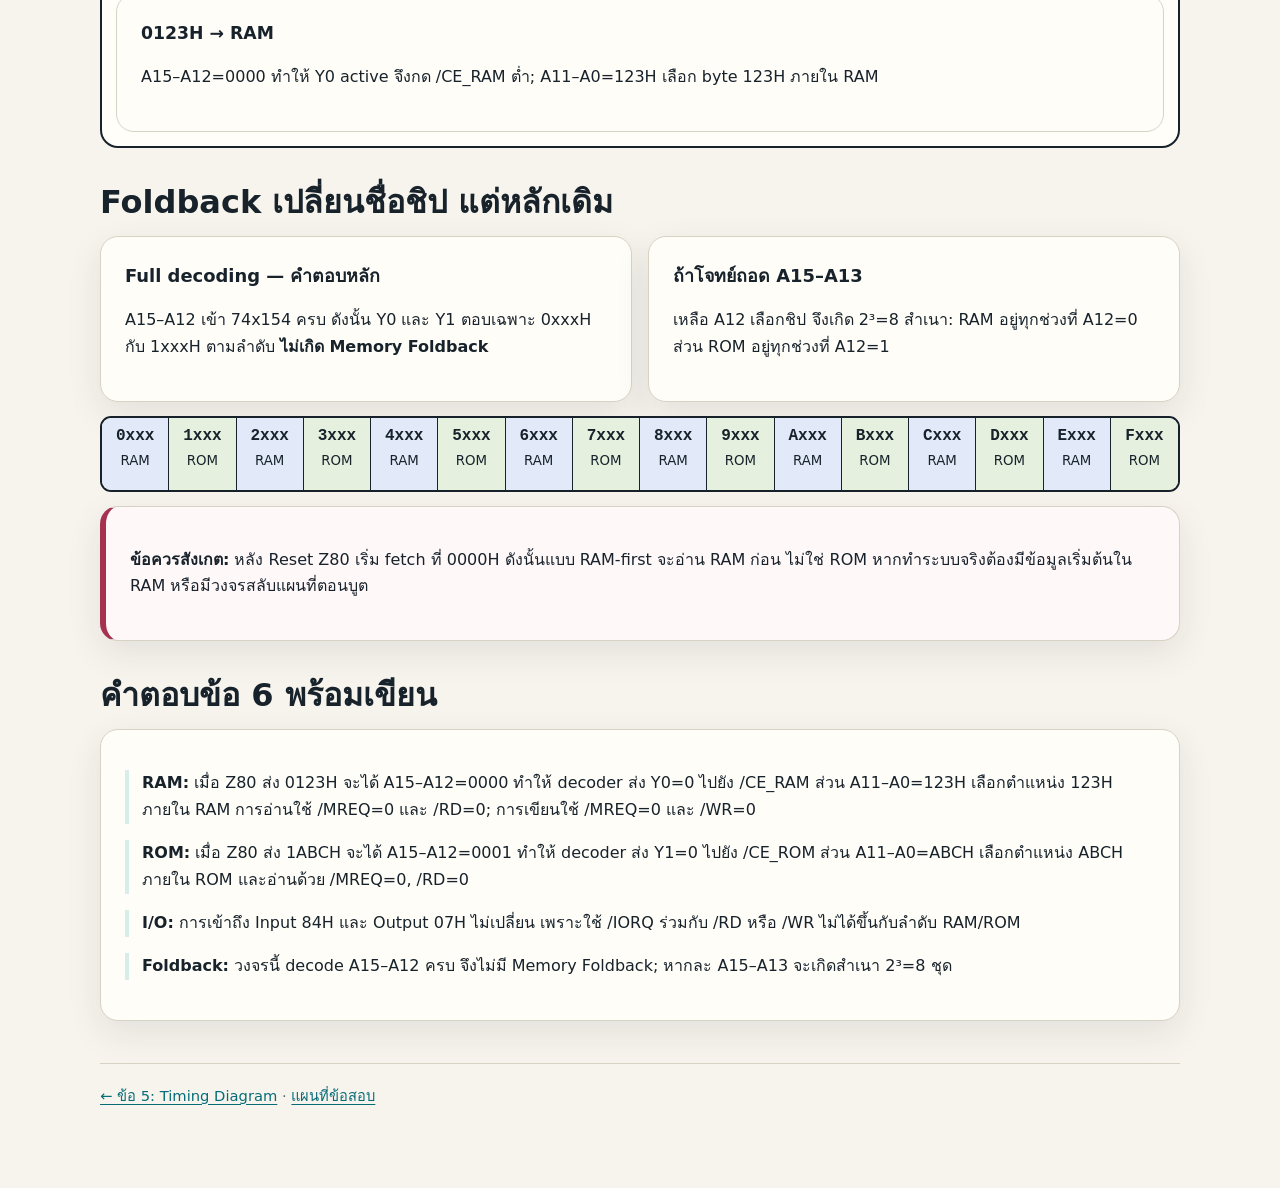
<file: lessons/0005-q6-ram-first.html>
<!doctype html>
<html lang="th">
<head>
  <meta charset="utf-8">
  <meta name="viewport" content="width=device-width, initial-scale=1">
  <title>ข้อ 6 — RAM ก่อน แล้วตามด้วย ROM</title>
  <link rel="stylesheet" href="../assets/course.css">
</head>
<body>
<main class="page">
  <header class="hero">
    <p class="eyebrow">ข้อ 6 · RAM FIRST · 10 คะแนน</p>
    <h1>สลับเพียงสองสาย<br>แผนที่ก็สลับทันที</h1>
    <p class="lead">ใช้วงจรเดิมจากข้อ 1 แต่ต่อ Y0 ไป RAM และ Y1 ไป ROM แล้วทำซ้ำการอธิบายการเข้าถึงกับ Foldback แบบข้อ 2</p>
  </header>

  <nav class="toc" aria-label="สารบัญย่อ">
    <a href="#swap">จุดที่สลับ</a>
    <a href="#access">ทดลอง Address</a>
    <a href="#foldback">Foldback</a>
    <a href="#answer">คำตอบพร้อมเขียน</a>
  </nav>

  <section id="swap">
    <h2>เปลี่ยนเฉพาะปลายสาย Chip Select</h2>
    <div class="swap-overview">
      <article class="card swap-map-card">
        <small>แบบเดิม</small>
        <div class="swap-map"><div class="rom"><b>0000H–0FFFH</b><span>Y0 → ROM</span></div><div class="ram"><b>1000H–1FFFH</b><span>Y1 → RAM</span></div></div>
      </article>
      <div class="swap-symbol" aria-hidden="true">⇄</div>
      <article class="card swap-map-card is-new">
        <small>ข้อ 6</small>
        <div class="swap-map"><div class="ram"><b>0000H–0FFFH</b><span>Y0 → RAM</span></div><div class="rom"><b>1000H–1FFFH</b><span>Y1 → ROM</span></div></div>
      </article>
    </div>
    <div class="card callout"><p><strong>สิ่งที่ไม่เปลี่ยน:</strong> A11–A0 ยังเข้าขา Address ของทั้งสองชิป, D7–D0 ยังเป็น Data bus ร่วม, RAM รับ <span class="mono">/OE←/MEMRD</span> และ <span class="mono">/WE←/MEMWR</span> ส่วน ROM รับ <span class="mono">/OE←/MEMRD</span> — เปลี่ยนเพียง Y0/Y1 ว่าไป /CE ของชิปใด</p></div>
  </section>

  <section id="access">
    <h2>เลือก Address แล้วตามสายไปถึงชิป</h2>
    <div class="q6-lab" data-q6-lab>
      <div class="q6-tabs" role="group" aria-label="เลือกตัวอย่าง Address">
        <button type="button" class="instruction-tab is-active" data-q6-choice="ram">RAM · 0123H</button>
        <button type="button" class="instruction-tab" data-q6-choice="rom">ROM · 1ABCH</button>
      </div>
      <div class="q6-schematic-wrap" tabindex="0" aria-label="วงจร RAM ก่อน ROM เลื่อนซ้ายขวาได้">
        <svg class="q6-schematic" viewBox="0 0 1200 590" role="img" aria-labelledby="q6-title q6-desc">
          <title id="q6-title">วงจร Z80 ที่เริ่มด้วย RAM แล้วตามด้วย ROM</title>
          <desc id="q6-desc">A15 ถึง A12 เข้า 74x154 โดย Y0 ต่อ RAM และ Y1 ต่อ ROM ส่วน A11 ถึง A0 และ Data bus ต่อเข้าชิปโดยตรง</desc>
          <defs>
            <marker id="q6a" viewBox="0 0 10 10" refX="9" refY="5" markerWidth="5" markerHeight="5" orient="auto-start-reverse"><path d="M0 0L10 5L0 10z" fill="#087e8b"/></marker>
            <marker id="q6d" viewBox="0 0 10 10" refX="9" refY="5" markerWidth="5" markerHeight="5" orient="auto-start-reverse"><path d="M0 0L10 5L0 10z" fill="#7b3fa0"/></marker>
            <marker id="q6c" viewBox="0 0 10 10" refX="9" refY="5" markerWidth="5" markerHeight="5" orient="auto-start-reverse"><path d="M0 0L10 5L0 10z" fill="#ad3152"/></marker>
            <marker id="q6s" viewBox="0 0 10 10" refX="9" refY="5" markerWidth="5" markerHeight="5" orient="auto-start-reverse"><path d="M0 0L10 5L0 10z" fill="#4774b8"/></marker>
          </defs>
          <rect x="8" y="8" width="1184" height="574" rx="22" fill="#fffef9" stroke="#17222b" stroke-width="2"/>

          <rect x="30" y="230" width="180" height="300" rx="17" fill="#102e3b"/>
          <text x="120" y="272" text-anchor="middle" font-size="25" font-weight="900" fill="white" style="fill:white">Z80 CPU</text>
          <text x="190" y="322" text-anchor="end" font-size="16" class="mono-svg" fill="white" style="fill:white">A15–A0</text>
          <text x="190" y="382" text-anchor="end" font-size="16" class="mono-svg" fill="white" style="fill:white">D7–D0</text>
          <text x="190" y="442" text-anchor="end" font-size="16" class="mono-svg" fill="white" style="fill:white">/MREQ</text>
          <text x="190" y="482" text-anchor="end" font-size="16" class="mono-svg" fill="white" style="fill:white">/RD</text>
          <text x="190" y="522" text-anchor="end" font-size="16" class="mono-svg" fill="white" style="fill:white">/WR</text>

          <line x1="210" y1="325" x2="1160" y2="325" stroke="#087e8b" stroke-width="5" marker-end="url(#q6a)"/>
          <line x1="210" y1="385" x2="1160" y2="385" stroke="#7b3fa0" stroke-width="5" marker-start="url(#q6d)" marker-end="url(#q6d)"/>
          <text x="230" y="310" font-size="15" font-weight="900" fill="#087e8b" style="fill:#087e8b">ADDRESS BUS</text>
          <text x="230" y="370" font-size="15" font-weight="900" fill="#7b3fa0" style="fill:#7b3fa0">DATA BUS</text>

          <rect x="300" y="45" width="225" height="175" rx="15" fill="#f8dfe7" stroke="#ad3152" stroke-width="2"/>
          <text x="412" y="83" text-anchor="middle" font-size="22" font-weight="900">74x154</text>
          <text x="412" y="118" text-anchor="middle" font-size="15" class="mono-svg">A15–A12 → A3–A0</text>
          <text x="412" y="148" text-anchor="middle" font-size="15" class="mono-svg">/E1,/E2 → GND</text>
          <text x="502" y="178" text-anchor="end" font-size="15" class="mono-svg">Y0</text>
          <text x="502" y="207" text-anchor="end" font-size="15" class="mono-svg">Y1</text>

          <rect data-q6-device="ram" x="650" y="45" width="210" height="175" rx="15" fill="#e2e9f8" stroke="#536fa8" stroke-width="3"/>
          <text x="755" y="82" text-anchor="middle" font-size="23" font-weight="900">RAM 4K × 8</text>
          <text x="755" y="112" text-anchor="middle" font-size="15" class="mono-svg">0000H–0FFFH</text>
          <text x="670" y="145" font-size="14" class="mono-svg">/CE ← Y0</text>
          <text x="670" y="174" font-size="14" class="mono-svg">/OE←/MEMRD · /WE←/MEMWR</text>
          <text x="755" y="204" text-anchor="middle" font-size="14" class="mono-svg">A11–A0 · D7–D0</text>

          <rect data-q6-device="rom" x="930" y="45" width="210" height="175" rx="15" fill="#e5f0df" stroke="#416b39" stroke-width="3"/>
          <text x="1035" y="82" text-anchor="middle" font-size="23" font-weight="900">ROM 4K × 8</text>
          <text x="1035" y="112" text-anchor="middle" font-size="15" class="mono-svg">1000H–1FFFH</text>
          <text x="950" y="145" font-size="14" class="mono-svg">/CE ← Y1</text>
          <text x="950" y="174" font-size="14" class="mono-svg">/OE ← /MEMRD</text>
          <text x="1035" y="204" text-anchor="middle" font-size="14" class="mono-svg">A11–A0 · D7–D0</text>

          <path data-q6-select="ram" d="M525 175H650" fill="none" stroke="#4774b8" stroke-width="4" marker-end="url(#q6s)"/>
          <text x="588" y="162" text-anchor="middle" font-size="14" class="mono-svg" fill="#4774b8" style="fill:#4774b8">Y0 → /CE_RAM</text>
          <path data-q6-select="rom" d="M525 205H565V25H900V175H930" fill="none" stroke="#4774b8" stroke-width="4" marker-end="url(#q6s)"/>
          <text x="725" y="20" text-anchor="middle" font-size="14" class="mono-svg" fill="#4774b8" style="fill:#4774b8">Y1 → /CE_ROM</text>

          <path d="M360 325V220" fill="none" stroke="#087e8b" stroke-width="4" marker-end="url(#q6a)"/>
          <circle cx="360" cy="325" r="5" fill="#087e8b"/><text x="370" y="250" font-size="14" class="mono-svg" fill="#087e8b" style="fill:#087e8b">A15–A12</text>
          <path d="M700 325V220" fill="none" stroke="#087e8b" stroke-width="4" marker-end="url(#q6a)"/>
          <circle cx="700" cy="325" r="5" fill="#087e8b"/><text x="710" y="250" font-size="14" class="mono-svg" fill="#087e8b" style="fill:#087e8b">A11–A0</text>
          <path d="M980 325V220" fill="none" stroke="#087e8b" stroke-width="4" marker-end="url(#q6a)"/>
          <circle cx="980" cy="325" r="5" fill="#087e8b"/><text x="990" y="250" font-size="14" class="mono-svg" fill="#087e8b" style="fill:#087e8b">A11–A0</text>
          <path d="M800 220V385" fill="none" stroke="#fffef9" stroke-width="11"/><path d="M800 220V385" fill="none" stroke="#7b3fa0" stroke-width="4" marker-start="url(#q6d)" marker-end="url(#q6d)"/><circle cx="800" cy="385" r="5" fill="#7b3fa0"/>
          <path d="M1090 220V385" fill="none" stroke="#fffef9" stroke-width="11"/><path d="M1090 220V385" fill="none" stroke="#7b3fa0" stroke-width="4" marker-start="url(#q6d)" marker-end="url(#q6d)"/><circle cx="1090" cy="385" r="5" fill="#7b3fa0"/>

          <text x="285" y="414" font-size="14" font-weight="900">logic gate สร้าง named control nets</text>
          <path d="M210 440H270V435H294M210 480H250V455H294" fill="none" stroke="#ad3152" stroke-width="3"/>
          <circle cx="300" cy="435" r="6" fill="#fffef9" stroke="#ad3152" stroke-width="2"/><circle cx="300" cy="455" r="6" fill="#fffef9" stroke="#ad3152" stroke-width="2"/>
          <path d="M308 424H334C365 424 379 435 379 445C379 455 365 466 334 466H308C320 455 320 435 308 424Z" fill="#f8dfe7" stroke="#ad3152" stroke-width="2"/><circle cx="387" cy="445" r="6" fill="#fffef9" stroke="#ad3152" stroke-width="2"/>
          <text x="405" y="441" font-size="12" class="mono-svg">/MEMRD=/MREQ OR /RD</text><text x="405" y="458" font-size="12">→ /OE ของ RAM และ ROM</text>
          <path d="M210 440H235V500H294M210 520H270V520H294" fill="none" stroke="#ad3152" stroke-width="3"/>
          <circle cx="300" cy="500" r="6" fill="#fffef9" stroke="#ad3152" stroke-width="2"/><circle cx="300" cy="520" r="6" fill="#fffef9" stroke="#ad3152" stroke-width="2"/>
          <path d="M308 489H334C365 489 379 500 379 510C379 520 365 531 334 531H308C320 520 320 500 308 489Z" fill="#f8dfe7" stroke="#ad3152" stroke-width="2"/><circle cx="387" cy="510" r="6" fill="#fffef9" stroke="#ad3152" stroke-width="2"/>
          <text x="405" y="506" font-size="12" class="mono-svg">/MEMWR=/MREQ OR /WR</text><text x="405" y="523" font-size="12">→ /WE ของ RAM เท่านั้น</text>

          <text x="600" y="565" text-anchor="middle" font-size="17" font-weight="900">Address ปัจจุบัน: <tspan class="mono-svg" data-q6-field="address">0123H</tspan> · A15–A12=<tspan class="mono-svg" data-q6-field="high">0000</tspan> · offset=<tspan class="mono-svg" data-q6-field="offset">123H</tspan></text>
        </svg>
      </div>
      <p class="scroll-hint">← บนโทรศัพท์ลากวงจรซ้าย–ขวาได้ รูปจะไม่ถูกบีบหรือทำให้สายทับกัน →</p>
      <div class="q6-result">
        <div><small>Decoder</small><strong data-q6-field="decoder">Y0=0</strong></div>
        <div><small>ชิปที่ถูกเลือก</small><strong data-q6-field="device">RAM</strong></div>
        <div><small>ตำแหน่งในชิป</small><strong data-q6-field="offsetCard">123H</strong></div>
        <div><small>Control ตอนอ่าน</small><strong data-q6-field="control">/MREQ=0, /RD=0</strong></div>
      </div>
      <div class="card q6-trace">
        <b data-q6-field="traceTitle">0123H → RAM</b>
        <p data-q6-field="trace">A15–A12=0000 ทำให้ Y0 active จึงกด /CE_RAM ต่ำ; A11–A0=123H เลือก byte 123H ภายใน RAM</p>
      </div>
    </div>
  </section>

  <section id="foldback">
    <h2>Foldback เปลี่ยนชื่อชิป แต่หลักเดิม</h2>
    <div class="grid-2">
      <article class="card"><h3>Full decoding — คำตอบหลัก</h3><p>A15–A12 เข้า 74x154 ครบ ดังนั้น Y0 และ Y1 ตอบเฉพาะ 0xxxH กับ 1xxxH ตามลำดับ <strong>ไม่เกิด Memory Foldback</strong></p></article>
      <article class="card"><h3>ถ้าโจทย์ถอด A15–A13</h3><p>เหลือ A12 เลือกชิป จึงเกิด 2³=8 สำเนา: RAM อยู่ทุกช่วงที่ A12=0 ส่วน ROM อยู่ทุกช่วงที่ A12=1</p></article>
    </div>
    <div class="block-ruler-scroll q6-fold-scroll" tabindex="0" aria-label="แผนที่ Foldback ของ RAM ก่อน ROM">
      <div class="block-ruler q6-fold-ruler">
        <div class="block-cell ram"><strong>0xxx</strong><small>RAM</small></div><div class="block-cell rom"><strong>1xxx</strong><small>ROM</small></div>
        <div class="block-cell ram"><strong>2xxx</strong><small>RAM</small></div><div class="block-cell rom"><strong>3xxx</strong><small>ROM</small></div>
        <div class="block-cell ram"><strong>4xxx</strong><small>RAM</small></div><div class="block-cell rom"><strong>5xxx</strong><small>ROM</small></div>
        <div class="block-cell ram"><strong>6xxx</strong><small>RAM</small></div><div class="block-cell rom"><strong>7xxx</strong><small>ROM</small></div>
        <div class="block-cell ram"><strong>8xxx</strong><small>RAM</small></div><div class="block-cell rom"><strong>9xxx</strong><small>ROM</small></div>
        <div class="block-cell ram"><strong>Axxx</strong><small>RAM</small></div><div class="block-cell rom"><strong>Bxxx</strong><small>ROM</small></div>
        <div class="block-cell ram"><strong>Cxxx</strong><small>RAM</small></div><div class="block-cell rom"><strong>Dxxx</strong><small>ROM</small></div>
        <div class="block-cell ram"><strong>Exxx</strong><small>RAM</small></div><div class="block-cell rom"><strong>Fxxx</strong><small>ROM</small></div>
      </div>
    </div>
    <div class="card warning"><p><strong>ข้อควรสังเกต:</strong> หลัง Reset Z80 เริ่ม fetch ที่ 0000H ดังนั้นแบบ RAM-first จะอ่าน RAM ก่อน ไม่ใช่ ROM หากทำระบบจริงต้องมีข้อมูลเริ่มต้นใน RAM หรือมีวงจรสลับแผนที่ตอนบูต</p></div>
  </section>

  <section id="answer">
    <h2>คำตอบข้อ 6 พร้อมเขียน</h2>
    <div class="card exam-answer">
      <p><strong>RAM:</strong> เมื่อ Z80 ส่ง 0123H จะได้ A15–A12=0000 ทำให้ decoder ส่ง Y0=0 ไปยัง /CE_RAM ส่วน A11–A0=123H เลือกตำแหน่ง 123H ภายใน RAM การอ่านใช้ /MREQ=0 และ /RD=0; การเขียนใช้ /MREQ=0 และ /WR=0</p>
      <p><strong>ROM:</strong> เมื่อ Z80 ส่ง 1ABCH จะได้ A15–A12=0001 ทำให้ decoder ส่ง Y1=0 ไปยัง /CE_ROM ส่วน A11–A0=ABCH เลือกตำแหน่ง ABCH ภายใน ROM และอ่านด้วย /MREQ=0, /RD=0</p>
      <p><strong>I/O:</strong> การเข้าถึง Input 84H และ Output 07H ไม่เปลี่ยน เพราะใช้ /IORQ ร่วมกับ /RD หรือ /WR ไม่ได้ขึ้นกับลำดับ RAM/ROM</p>
      <p><strong>Foldback:</strong> วงจรนี้ decode A15–A12 ครบ จึงไม่มี Memory Foldback; หากละ A15–A13 จะเกิดสำเนา 2³=8 ชุด</p>
    </div>
  </section>

  <footer class="footer">
    <a href="0004-q5-timing-diagram.html">← ข้อ 5: Timing Diagram</a> ·
    <a href="../reference/0001-z80-exam-map.html">แผนที่ข้อสอบ</a>
  </footer>
</main>
<script src="../assets/ram-first.js"></script>
</body>
</html>
</file>
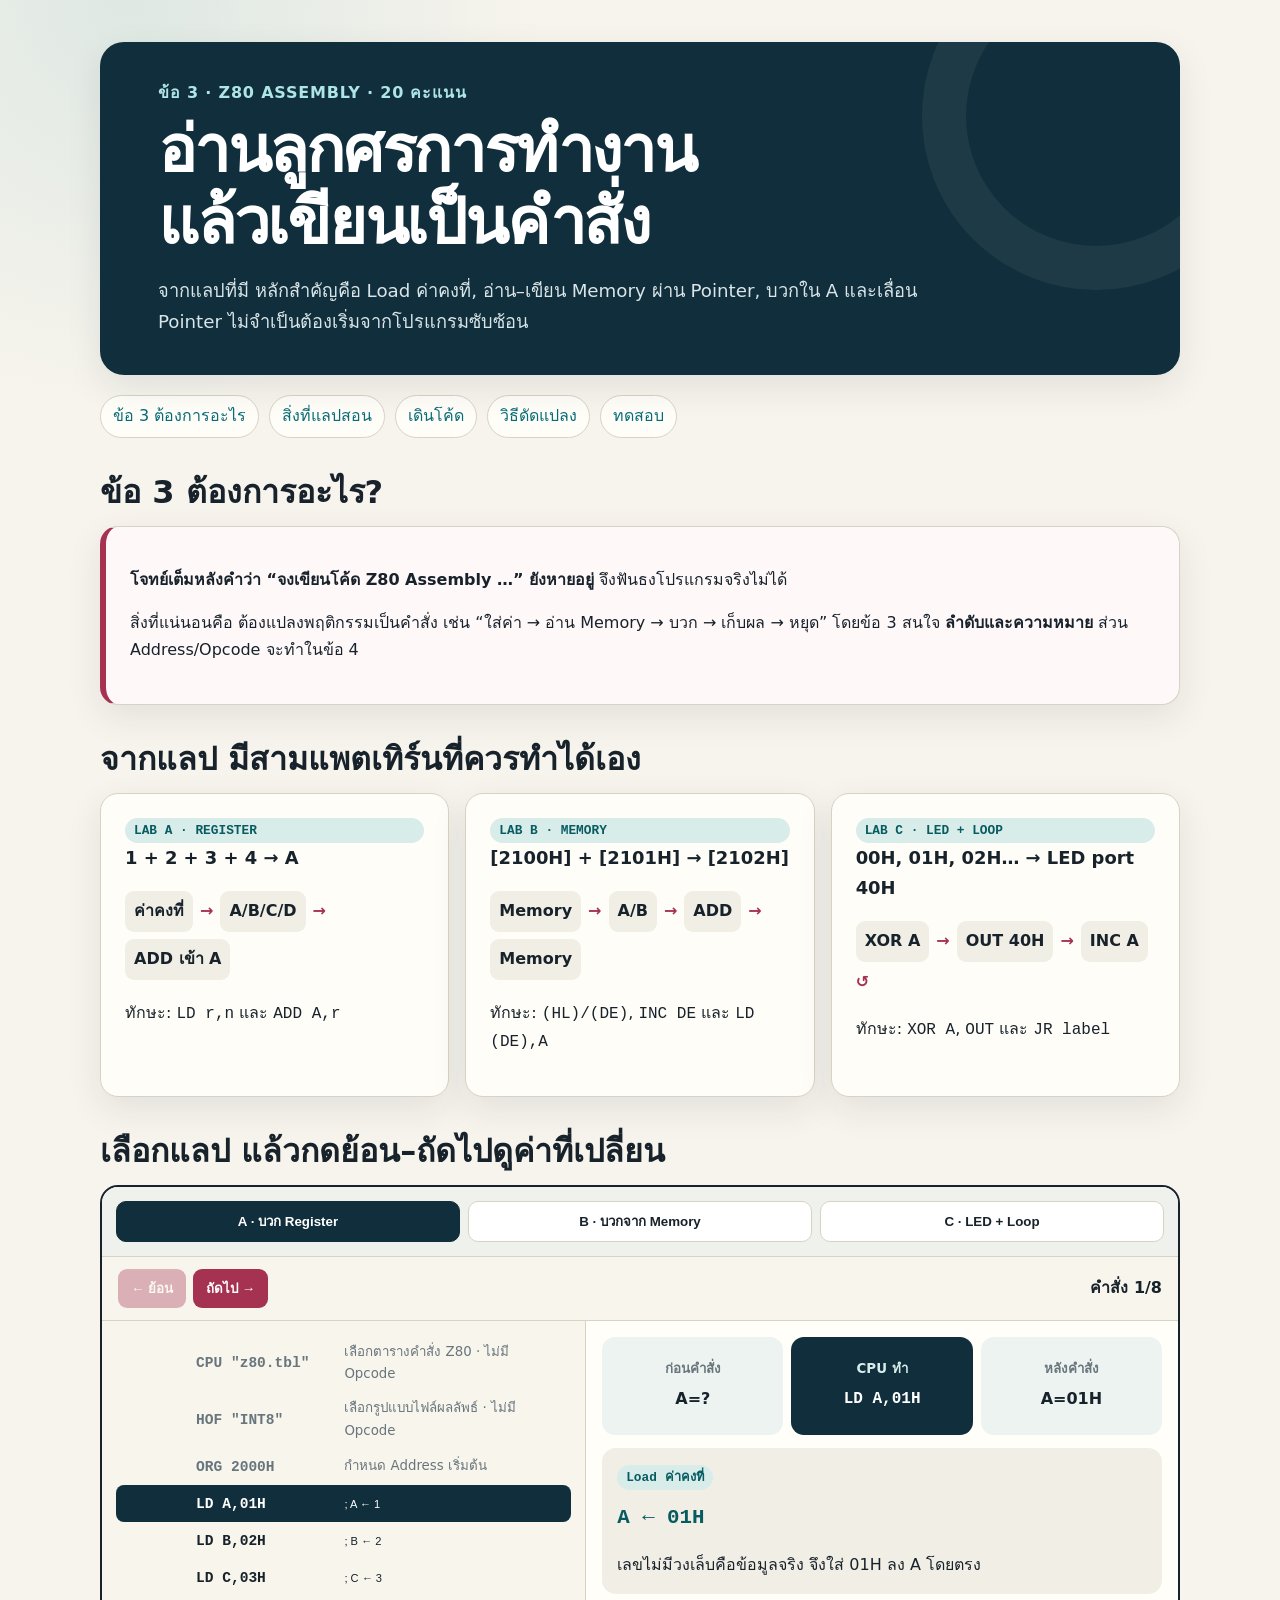
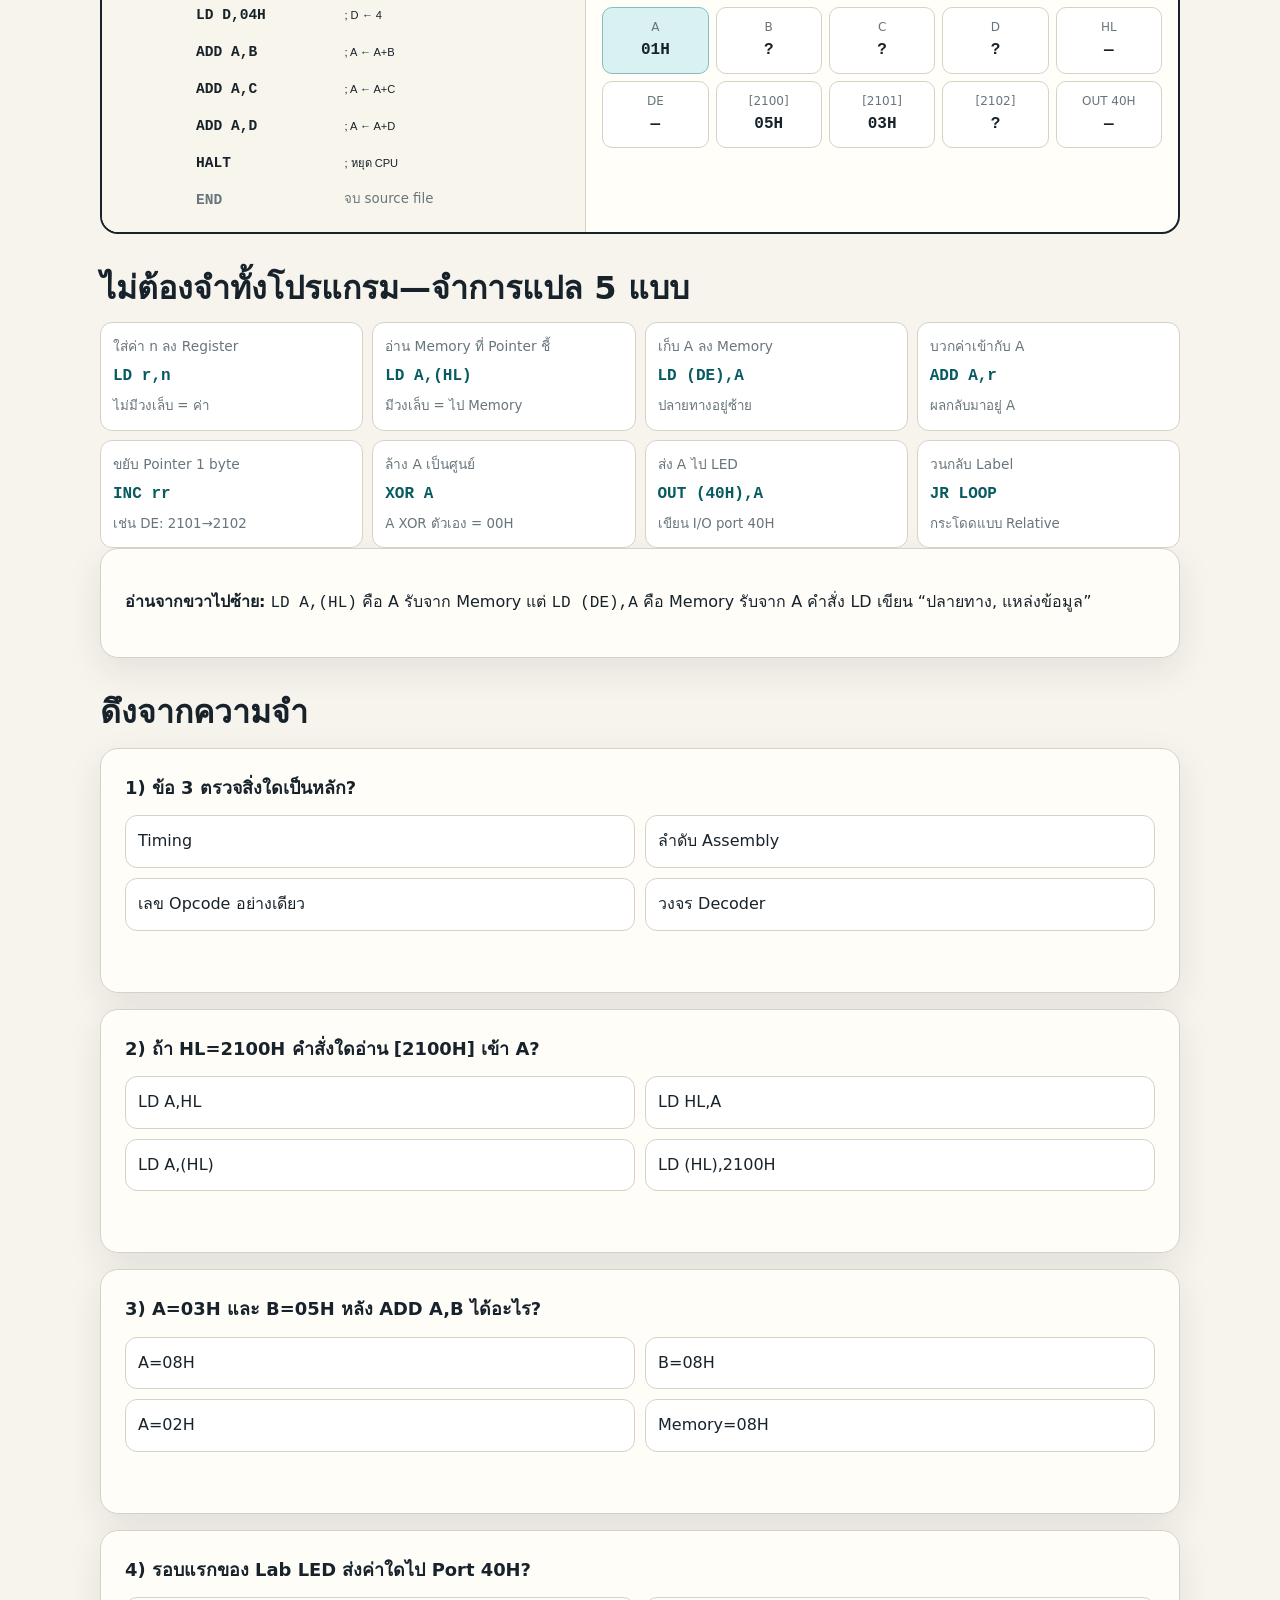
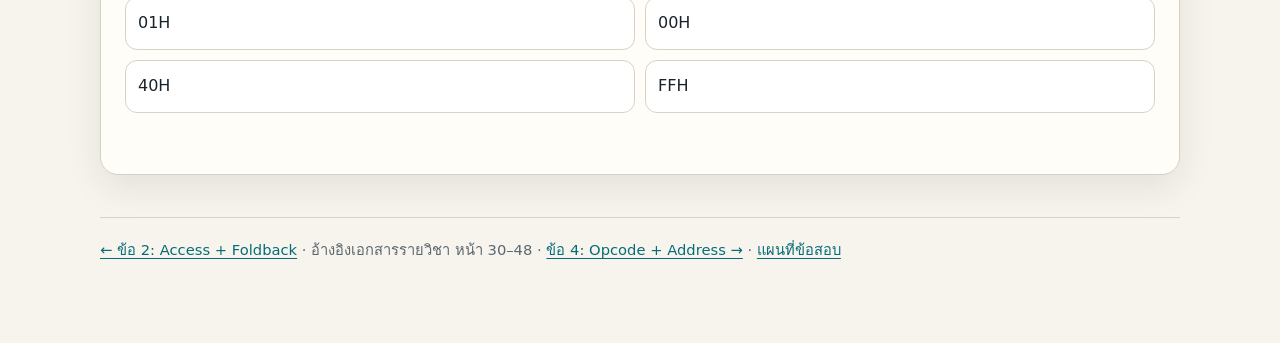
<file: lessons/0006-q3-assembly.html>
<!doctype html>
<html lang="th">
<head>
  <meta charset="utf-8">
  <meta name="viewport" content="width=device-width, initial-scale=1">
  <title>ข้อ 3 — เขียนโปรแกรม Z80 Assembly</title>
  <link rel="stylesheet" href="../assets/course.css">
</head>
<body>
<main class="page">
  <header class="hero">
    <p class="eyebrow">ข้อ 3 · Z80 ASSEMBLY · 20 คะแนน</p>
    <h1>อ่านลูกศรการทำงาน<br>แล้วเขียนเป็นคำสั่ง</h1>
    <p class="lead">จากแลปที่มี หลักสำคัญคือ Load ค่าคงที่, อ่าน–เขียน Memory ผ่าน Pointer, บวกใน A และเลื่อน Pointer ไม่จำเป็นต้องเริ่มจากโปรแกรมซับซ้อน</p>
  </header>

  <nav class="toc" aria-label="สารบัญย่อ">
    <a href="#meaning">ข้อ 3 ต้องการอะไร</a>
    <a href="#evidence">สิ่งที่แลปสอน</a>
    <a href="#lab">เดินโค้ด</a>
    <a href="#adapt">วิธีดัดแปลง</a>
    <a href="#quiz">ทดสอบ</a>
  </nav>

  <section id="meaning">
    <h2>ข้อ 3 ต้องการอะไร?</h2>
    <div class="card warning">
      <p><strong>โจทย์เต็มหลังคำว่า “จงเขียนโค้ด Z80 Assembly …” ยังหายอยู่</strong> จึงฟันธงโปรแกรมจริงไม่ได้</p>
      <p>สิ่งที่แน่นอนคือ ต้องแปลงพฤติกรรมเป็นคำสั่ง เช่น “ใส่ค่า → อ่าน Memory → บวก → เก็บผล → หยุด” โดยข้อ 3 สนใจ <strong>ลำดับและความหมาย</strong> ส่วน Address/Opcode จะทำในข้อ 4</p>
    </div>
  </section>

  <section id="evidence">
    <h2>จากแลป มีสามแพตเทิร์นที่ควรทำได้เอง</h2>
    <div class="grid-3 lab-evidence">
      <article class="card">
        <span class="phase-badge">LAB A · REGISTER</span>
        <h3>1 + 2 + 3 + 4 → A</h3>
        <div class="mini-dataflow"><span>ค่าคงที่</span><b>→</b><span>A/B/C/D</span><b>→</b><span>ADD เข้า A</span></div>
        <p>ทักษะ: <span class="mono">LD r,n</span> และ <span class="mono">ADD A,r</span></p>
      </article>
      <article class="card">
        <span class="phase-badge">LAB B · MEMORY</span>
        <h3>[2100H] + [2101H] → [2102H]</h3>
        <div class="mini-dataflow"><span>Memory</span><b>→</b><span>A/B</span><b>→</b><span>ADD</span><b>→</b><span>Memory</span></div>
        <p>ทักษะ: <span class="mono">(HL)/(DE)</span>, <span class="mono">INC DE</span> และ <span class="mono">LD (DE),A</span></p>
      </article>
      <article class="card">
        <span class="phase-badge">LAB C · LED + LOOP</span>
        <h3>00H, 01H, 02H… → LED port 40H</h3>
        <div class="mini-dataflow"><span>XOR A</span><b>→</b><span>OUT 40H</span><b>→</b><span>INC A</span><b>↺</b></div>
        <p>ทักษะ: <span class="mono">XOR A</span>, <span class="mono">OUT</span> และ <span class="mono">JR label</span></p>
      </article>
    </div>
  </section>

  <section id="lab">
    <h2>เลือกแลป แล้วกดย้อน–ถัดไปดูค่าที่เปลี่ยน</h2>
    <div class="assembly-lab" data-assembly-lab>
      <div class="instruction-tabs assembly-tabs">
        <button type="button" class="instruction-tab is-active" data-asm-program="register">A · บวก Register</button>
        <button type="button" class="instruction-tab" data-asm-program="memory">B · บวกจาก Memory</button>
        <button type="button" class="instruction-tab" data-asm-program="led">C · LED + Loop</button>
      </div>
      <div class="assembly-toolbar">
        <div class="timing-step-buttons"><button type="button" data-asm-prev>← ย้อน</button><button type="button" data-asm-next>ถัดไป →</button></div>
        <strong>คำสั่ง <span data-asm-field="step">1/8</span></strong>
      </div>
      <div class="assembly-workspace">
        <div class="code-sheet">
          <div class="directive-line"><span></span><code>CPU "z80.tbl"</code><small>เลือกตารางคำสั่ง Z80 · ไม่มี Opcode</small></div>
          <div class="directive-line"><span></span><code>HOF "INT8"</code><small>เลือกรูปแบบไฟล์ผลลัพธ์ · ไม่มี Opcode</small></div>
          <div class="directive-line"><span></span><code data-asm-field="org">ORG 2000H</code><small>กำหนด Address เริ่มต้น</small></div>
          <div data-asm-code-list></div>
          <div class="directive-line"><span></span><code>END</code><small>จบ source file</small></div>
        </div>
        <div class="assembly-visual">
          <div class="operation-stage">
            <div><small>ก่อนคำสั่ง</small><strong data-asm-field="before">A=?</strong></div>
            <div class="operation-command"><small>CPU ทำ</small><strong class="mono" data-asm-field="instruction">LD A,01H</strong></div>
            <div><small>หลังคำสั่ง</small><strong data-asm-field="after">A=01H</strong></div>
          </div>
          <div class="assembly-readout">
            <span class="phase-badge" data-asm-field="role">Load ค่าคงที่</span>
            <p class="micro-op mono" data-asm-field="effect">A ← 01H</p>
            <p data-asm-field="why">เลขไม่มีวงเล็บคือข้อมูลจริง จึงใส่ 01H ลง A โดยตรง</p>
          </div>
          <div class="cpu-state" aria-label="สถานะ Register และ Memory">
            <div><small>A</small><b class="mono" data-state="a">01H</b></div>
            <div><small>B</small><b class="mono" data-state="b">?</b></div>
            <div><small>C</small><b class="mono" data-state="c">?</b></div>
            <div><small>D</small><b class="mono" data-state="d">?</b></div>
            <div><small>HL</small><b class="mono" data-state="hl">—</b></div>
            <div><small>DE</small><b class="mono" data-state="de">—</b></div>
            <div><small>[2100]</small><b class="mono" data-state="m0">05H</b></div>
            <div><small>[2101]</small><b class="mono" data-state="m1">03H</b></div>
            <div><small>[2102]</small><b class="mono" data-state="m2">?</b></div>
            <div><small>OUT 40H</small><b class="mono" data-state="out">—</b></div>
          </div>
        </div>
      </div>
    </div>
  </section>

  <section id="adapt">
    <h2>ไม่ต้องจำทั้งโปรแกรม—จำการแปล 5 แบบ</h2>
    <div class="verb-map compact-verb-map">
      <div><span>ใส่ค่า n ลง Register</span><b class="mono">LD r,n</b><small>ไม่มีวงเล็บ = ค่า</small></div>
      <div><span>อ่าน Memory ที่ Pointer ชี้</span><b class="mono">LD A,(HL)</b><small>มีวงเล็บ = ไป Memory</small></div>
      <div><span>เก็บ A ลง Memory</span><b class="mono">LD (DE),A</b><small>ปลายทางอยู่ซ้าย</small></div>
      <div><span>บวกค่าเข้ากับ A</span><b class="mono">ADD A,r</b><small>ผลกลับมาอยู่ A</small></div>
      <div><span>ขยับ Pointer 1 byte</span><b class="mono">INC rr</b><small>เช่น DE: 2101→2102</small></div>
      <div><span>ล้าง A เป็นศูนย์</span><b class="mono">XOR A</b><small>A XOR ตัวเอง = 00H</small></div>
      <div><span>ส่ง A ไป LED</span><b class="mono">OUT (40H),A</b><small>เขียน I/O port 40H</small></div>
      <div><span>วนกลับ Label</span><b class="mono">JR LOOP</b><small>กระโดดแบบ Relative</small></div>
    </div>
    <div class="card callout"><p><strong>อ่านจากขวาไปซ้าย:</strong> <span class="mono">LD A,(HL)</span> คือ A รับจาก Memory แต่ <span class="mono">LD (DE),A</span> คือ Memory รับจาก A คำสั่ง LD เขียน “ปลายทาง, แหล่งข้อมูล”</p></div>
  </section>

  <section id="quiz" class="quiz compact-quiz">
    <h2>ดึงจากความจำ</h2>
    <article class="card quiz-card" data-quiz data-answer="B" data-explain="ข้อ 3 ให้เลือกลำดับคำสั่ง Assembly ให้ทำงานตามโจทย์ ส่วน Opcode และ Address เป็นข้อ 4">
      <h3>1) ข้อ 3 ตรวจสิ่งใดเป็นหลัก?</h3>
      <div class="choices"><button class="choice" data-choice="A">Timing</button><button class="choice" data-choice="B">ลำดับ Assembly</button><button class="choice" data-choice="C">เลข Opcode อย่างเดียว</button><button class="choice" data-choice="D">วงจร Decoder</button></div><p class="feedback" aria-live="polite"></p>
    </article>
    <article class="card quiz-card" data-quiz data-answer="C" data-explain="วงเล็บรอบ HL หมายถึงเข้าถึง Memory ที่ Address ซึ่งเก็บอยู่ใน HL">
      <h3>2) ถ้า HL=2100H คำสั่งใดอ่าน [2100H] เข้า A?</h3>
      <div class="choices"><button class="choice mono" data-choice="A">LD A,HL</button><button class="choice mono" data-choice="B">LD HL,A</button><button class="choice mono" data-choice="C">LD A,(HL)</button><button class="choice mono" data-choice="D">LD (HL),2100H</button></div><p class="feedback" aria-live="polite"></p>
    </article>
    <article class="card quiz-card" data-quiz data-answer="A" data-explain="ADD A,B นำ A+B แล้วเก็บผลกลับใน A">
      <h3>3) A=03H และ B=05H หลัง ADD A,B ได้อะไร?</h3>
      <div class="choices"><button class="choice" data-choice="A">A=08H</button><button class="choice" data-choice="B">B=08H</button><button class="choice" data-choice="C">A=02H</button><button class="choice" data-choice="D">Memory=08H</button></div><p class="feedback" aria-live="polite"></p>
    </article>
    <article class="card quiz-card" data-quiz data-answer="B" data-explain="XOR A ล้าง A เป็น 00H แล้ว OUT (40H),A จึงส่ง 00H ไปยังพอร์ต LED รอบแรก">
      <h3>4) รอบแรกของ Lab LED ส่งค่าใดไป Port 40H?</h3>
      <div class="choices"><button class="choice mono" data-choice="A">01H</button><button class="choice mono" data-choice="B">00H</button><button class="choice mono" data-choice="C">40H</button><button class="choice mono" data-choice="D">FFH</button></div><p class="feedback" aria-live="polite"></p>
    </article>
  </section>

  <footer class="footer">
    <a href="0003-access-and-foldback.html">← ข้อ 2: Access + Foldback</a> · อ้างอิงเอกสารรายวิชา หน้า 30–48 ·
    <a href="0007-q4-opcode-address.html">ข้อ 4: Opcode + Address →</a> ·
    <a href="../reference/0001-z80-exam-map.html">แผนที่ข้อสอบ</a>
  </footer>
</main>
<script src="../assets/assembly-lab.js"></script>
<script src="../assets/quiz.js"></script>
</body>
</html>
</file>
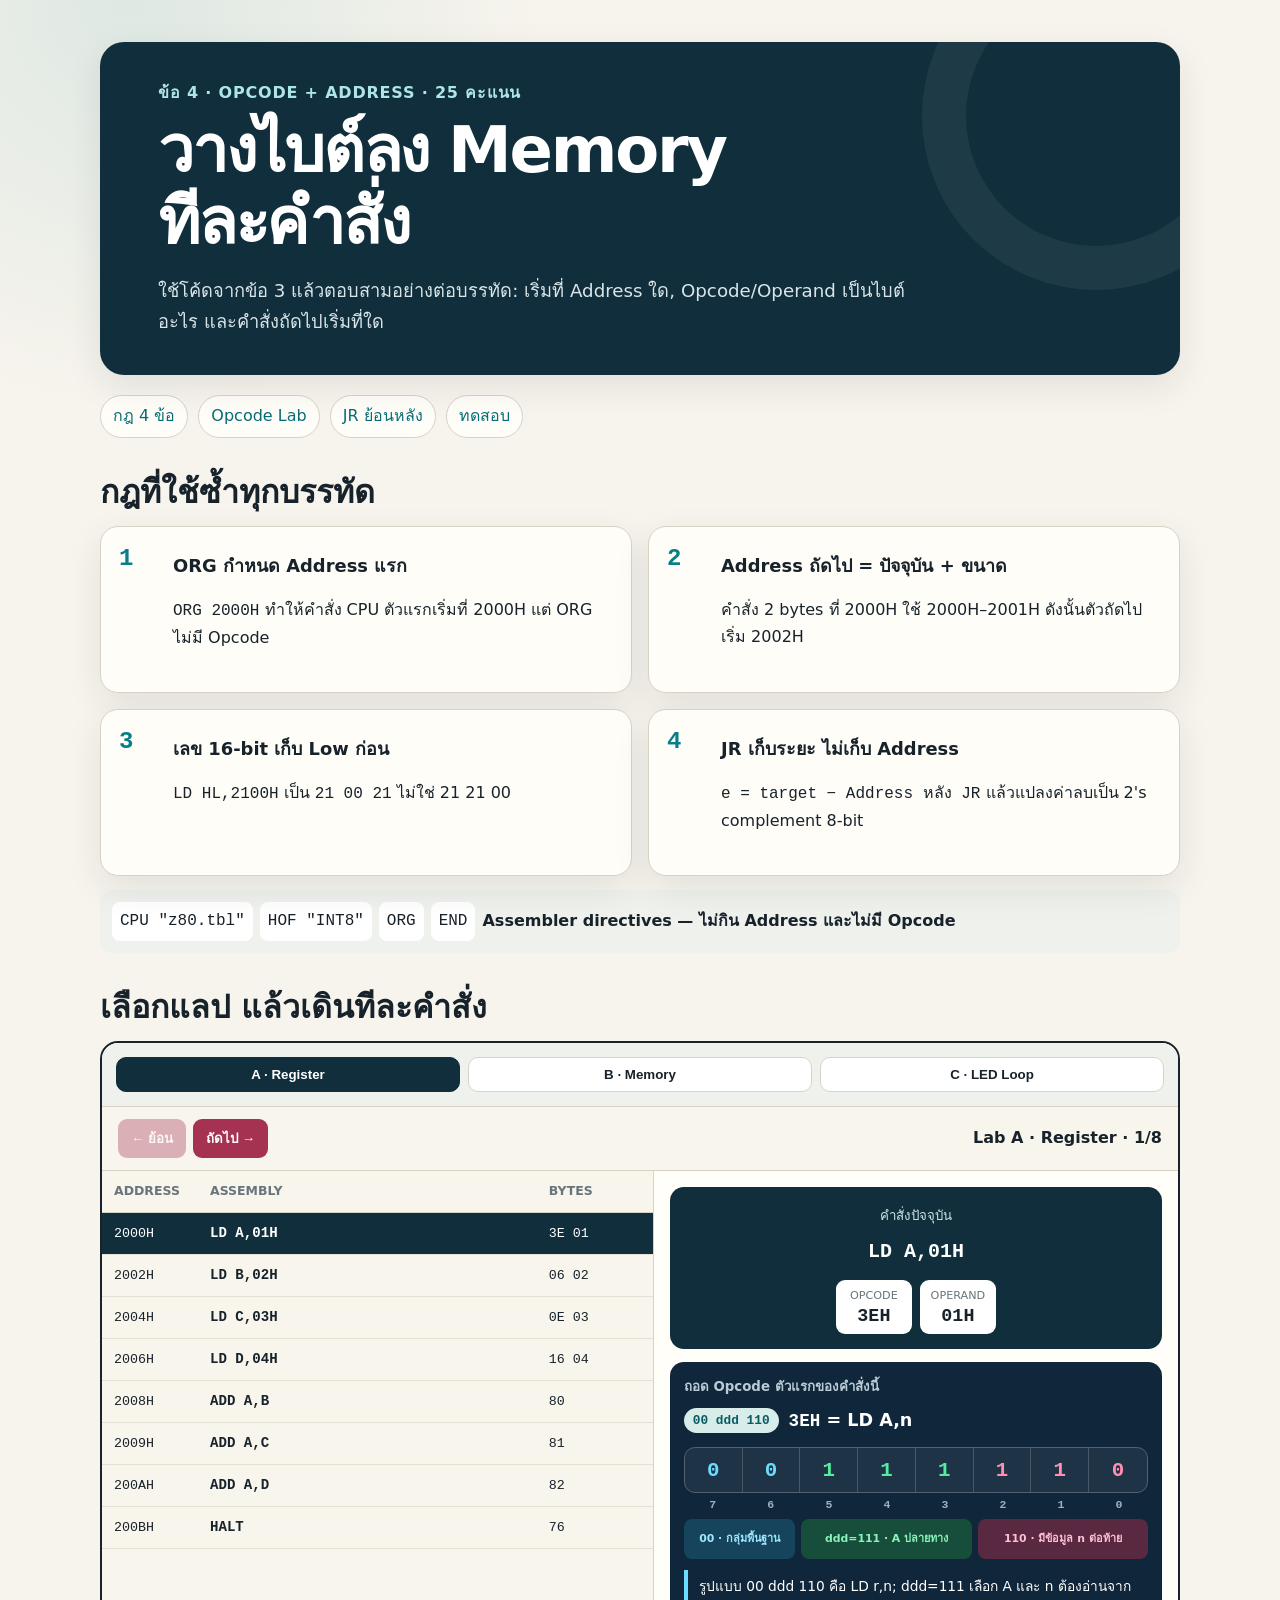
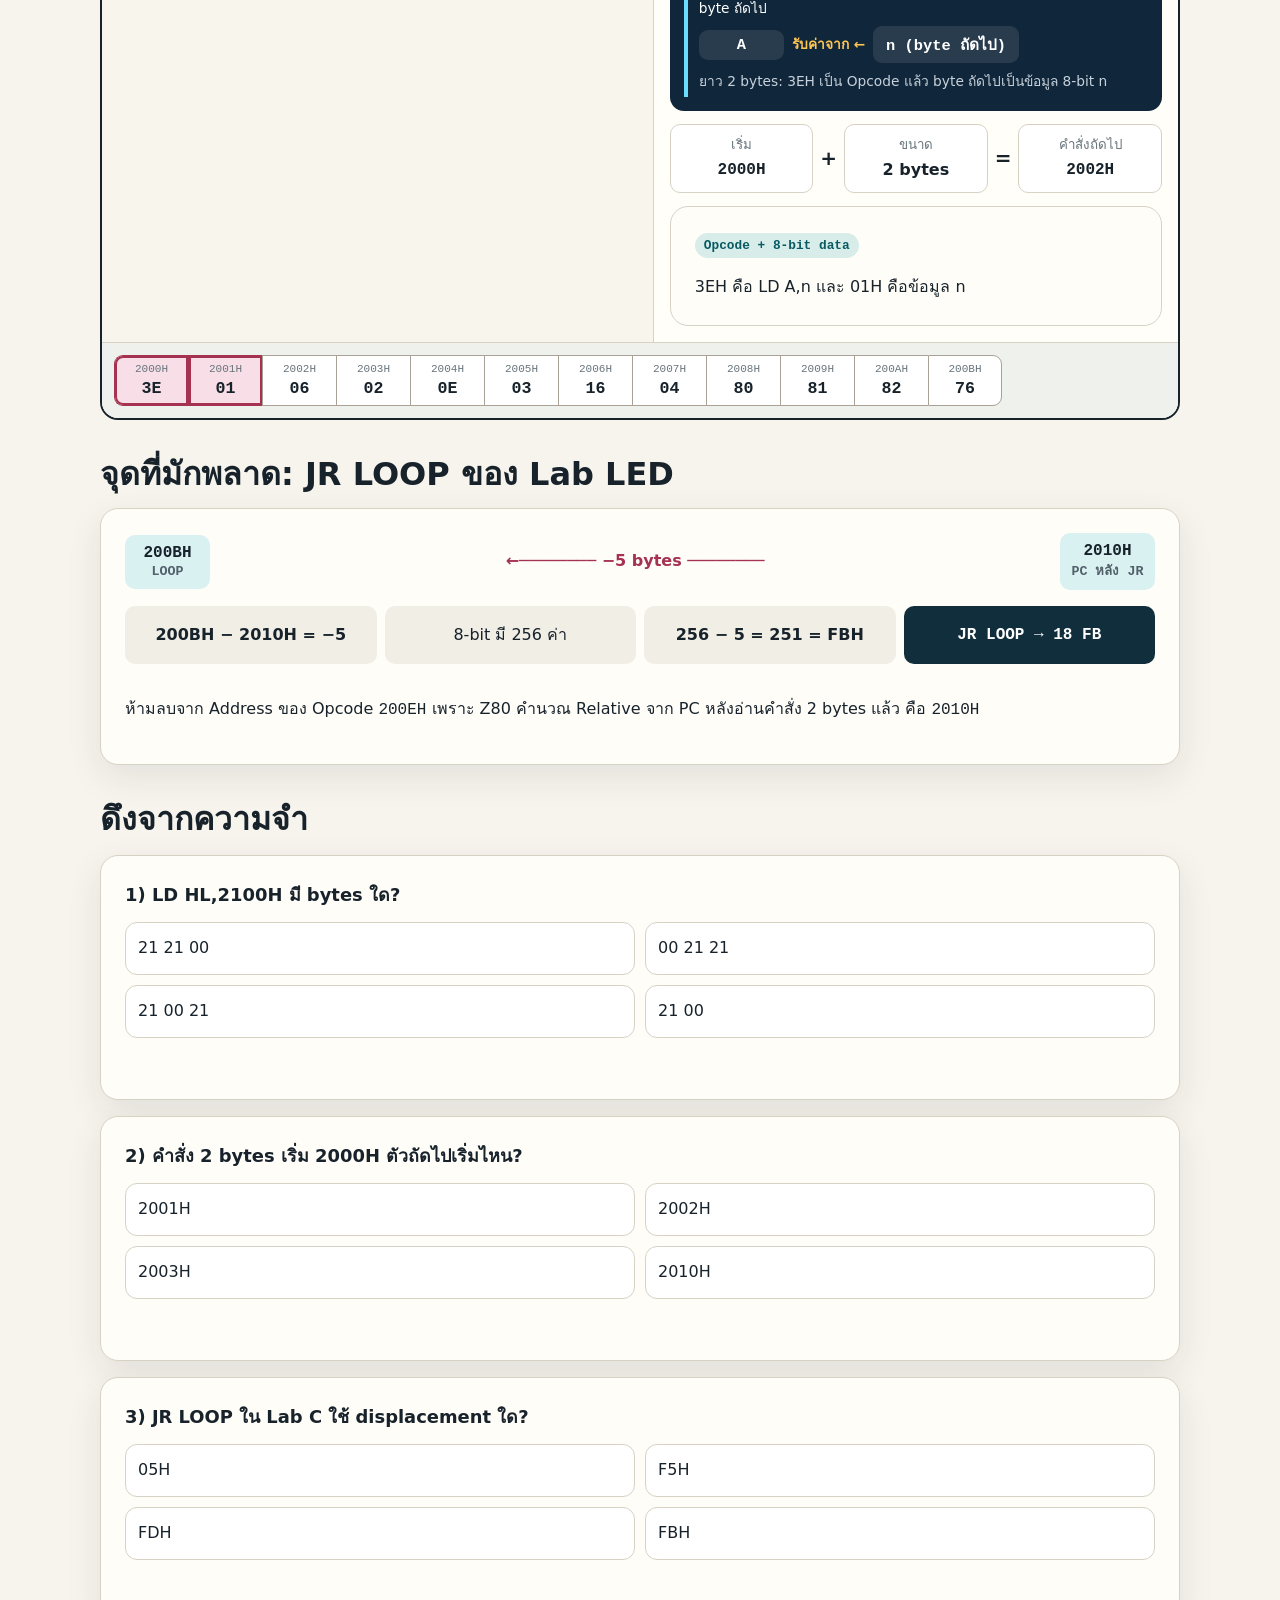
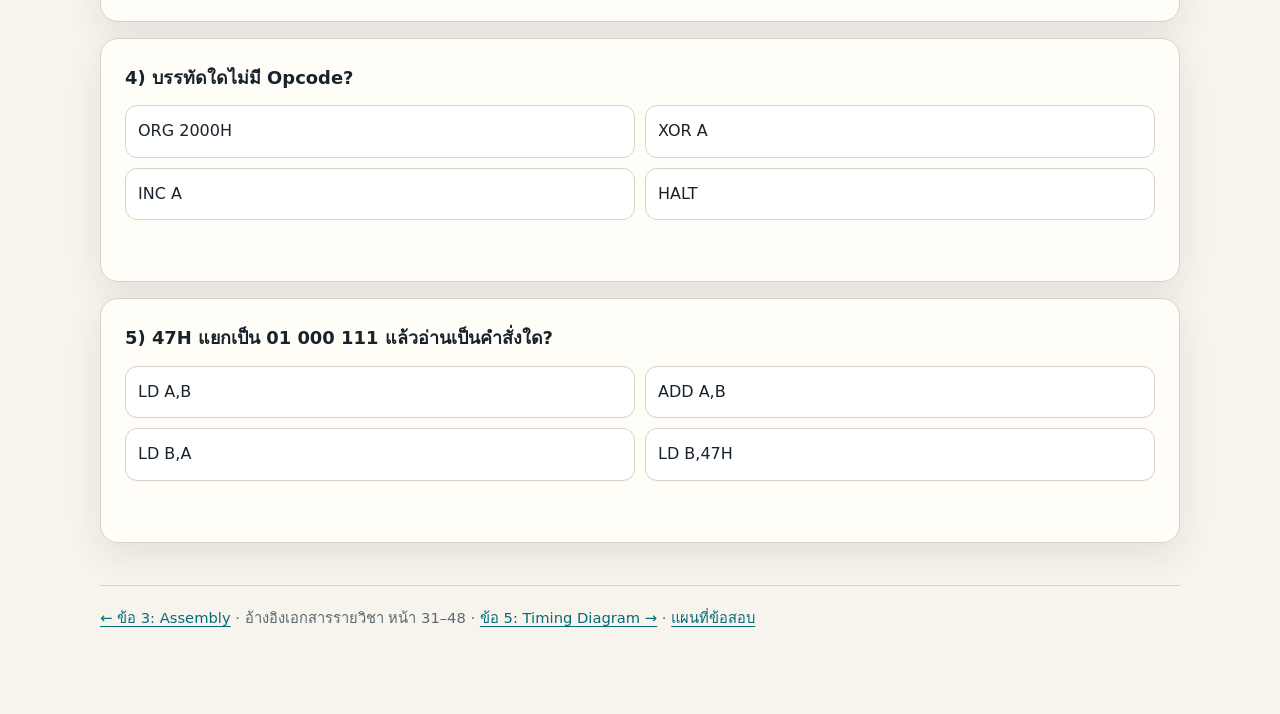
<file: lessons/0007-q4-opcode-address.html>
<!doctype html>
<html lang="th">
<head>
  <meta charset="utf-8">
  <meta name="viewport" content="width=device-width, initial-scale=1">
  <title>ข้อ 4 — Opcode และ Address</title>
  <link rel="stylesheet" href="../assets/course.css">
</head>
<body>
<main class="page">
  <header class="hero">
    <p class="eyebrow">ข้อ 4 · OPCODE + ADDRESS · 25 คะแนน</p>
    <h1>วางไบต์ลง Memory<br>ทีละคำสั่ง</h1>
    <p class="lead">ใช้โค้ดจากข้อ 3 แล้วตอบสามอย่างต่อบรรทัด: เริ่มที่ Address ใด, Opcode/Operand เป็นไบต์อะไร และคำสั่งถัดไปเริ่มที่ใด</p>
  </header>

  <nav class="toc" aria-label="สารบัญย่อ">
    <a href="#rules">กฎ 4 ข้อ</a>
    <a href="#lab">Opcode Lab</a>
    <a href="#relative">JR ย้อนหลัง</a>
    <a href="#quiz">ทดสอบ</a>
  </nav>

  <section id="rules">
    <h2>กฎที่ใช้ซ้ำทุกบรรทัด</h2>
    <div class="grid-2 opcode-rules">
      <article class="card"><span class="road-no">1</span><h3>ORG กำหนด Address แรก</h3><p><span class="mono">ORG 2000H</span> ทำให้คำสั่ง CPU ตัวแรกเริ่มที่ 2000H แต่ ORG ไม่มี Opcode</p></article>
      <article class="card"><span class="road-no">2</span><h3>Address ถัดไป = ปัจจุบัน + ขนาด</h3><p>คำสั่ง 2 bytes ที่ 2000H ใช้ 2000H–2001H ดังนั้นตัวถัดไปเริ่ม 2002H</p></article>
      <article class="card"><span class="road-no">3</span><h3>เลข 16-bit เก็บ Low ก่อน</h3><p><span class="mono">LD HL,2100H</span> เป็น <span class="mono">21 00 21</span> ไม่ใช่ 21 21 00</p></article>
      <article class="card"><span class="road-no">4</span><h3>JR เก็บระยะ ไม่เก็บ Address</h3><p><span class="mono">e = target − Address หลัง JR</span> แล้วแปลงค่าลบเป็น 2's complement 8-bit</p></article>
    </div>
    <div class="directive-strip"><span class="mono">CPU "z80.tbl"</span><span class="mono">HOF "INT8"</span><span class="mono">ORG</span><span class="mono">END</span><b>Assembler directives — ไม่กิน Address และไม่มี Opcode</b></div>
  </section>

  <section id="lab">
    <h2>เลือกแลป แล้วเดินทีละคำสั่ง</h2>
    <div class="opcode-lab" data-opcode-lab>
      <div class="instruction-tabs opcode-tabs">
        <button type="button" class="instruction-tab is-active" data-op-program="register">A · Register</button>
        <button type="button" class="instruction-tab" data-op-program="memory">B · Memory</button>
        <button type="button" class="instruction-tab" data-op-program="led">C · LED Loop</button>
      </div>
      <div class="assembly-toolbar">
        <div class="timing-step-buttons"><button type="button" data-op-prev>← ย้อน</button><button type="button" data-op-next>ถัดไป →</button></div>
        <strong><span data-op-field="programName">Lab A · Register</span> · <span data-op-field="step">1/8</span></strong>
      </div>
      <div class="opcode-workspace">
        <div class="opcode-list">
          <div class="opcode-list-head"><span>Address</span><span>Assembly</span><span>Bytes</span></div>
          <div data-op-list></div>
        </div>
        <div class="opcode-detail">
          <div class="opcode-focus">
            <small>คำสั่งปัจจุบัน</small>
            <strong class="mono" data-op-field="asm">LD A,01H</strong>
            <div class="byte-chips" data-op-bytes></div>
          </div>
          <div class="inline-opcode-decoder" data-opcode-decoder data-opcode="3E">
            <div class="decoder-output" aria-live="polite">
              <div class="decoder-heading">
                <small>ถอด Opcode ตัวแรกของคำสั่งนี้</small>
                <span class="phase-badge" data-decoder-field="pattern">00 ddd 110</span>
                <h3><span class="mono" data-decoder-field="hex">3EH</span> = <span data-decoder-field="mnemonic">LD A,n</span></h3>
              </div>
              <div class="bit-diagram">
                <div class="bit-cells" data-bit-cells aria-label="บิต 7 ถึง 0"></div>
                <div class="bit-index" aria-hidden="true"><span>7</span><span>6</span><span>5</span><span>4</span><span>3</span><span>2</span><span>1</span><span>0</span></div>
                <div class="field-strip" data-field-strip></div>
              </div>
              <div class="decoder-reading">
                <p data-decoder-field="reading">รูปแบบ 00 ddd 110 คือ LD r,n; ddd=111 เลือก A และ n อยู่ใน byte ถัดไป</p>
                <div class="decoder-direction" data-decoder-direction><span>A</span><b>รับค่าจาก ←</b><span>n</span></div>
                <p class="decoder-next" data-decoder-field="next">ยาว 2 bytes: 3EH เป็น Opcode แล้ว byte ถัดไปเป็นข้อมูล 8-bit n</p>
              </div>
            </div>
          </div>
          <div class="address-equation">
            <div><small>เริ่ม</small><b class="mono" data-op-field="address">2000H</b></div><span>+</span><div><small>ขนาด</small><b data-op-field="size">2 bytes</b></div><span>=</span><div><small>คำสั่งถัดไป</small><b class="mono" data-op-field="next">2002H</b></div>
          </div>
          <div class="card opcode-explain"><span class="phase-badge" data-op-field="rule">Opcode + 8-bit data</span><p data-op-field="why">3EH คือ LD A,n และ 01H คือข้อมูล n</p></div>
          <div class="relative-calc" data-relative-panel hidden>
            <strong>คำนวณ Displacement ของ JR</strong>
            <div><span>Target</span><b class="mono" data-op-field="target">200BH</b><span>− PC หลัง JR</span><b class="mono" data-op-field="base">2010H</b><span>=</span><b data-op-field="delta">−5</b><span>→ 8-bit</span><b class="mono" data-op-field="twos">FBH</b></div>
          </div>
        </div>
      </div>
      <div class="byte-tape-wrap" tabindex="0" aria-label="Memory bytes เลื่อนซ้ายขวาได้">
        <div class="byte-tape" data-byte-tape></div>
      </div>
      <p class="scroll-hint">← บนโทรศัพท์ลากแถบ Memory ซ้าย–ขวาได้ แล้วแตะ byte เพื่อเลือกคำสั่ง →</p>
    </div>
  </section>

  <section id="relative">
    <h2>จุดที่มักพลาด: JR LOOP ของ Lab LED</h2>
    <div class="relative-demo card">
      <div class="relative-line"><span class="target-mark">200BH<br><small>LOOP</small></span><span class="jump-arc">←──────── −5 bytes ────────</span><span class="base-mark">2010H<br><small>PC หลัง JR</small></span></div>
      <div class="relative-steps"><b>200BH − 2010H = −5</b><span>8-bit มี 256 ค่า</span><b>256 − 5 = 251 = FBH</b><strong class="mono">JR LOOP → 18 FB</strong></div>
      <p>ห้ามลบจาก Address ของ Opcode <span class="mono">200EH</span> เพราะ Z80 คำนวณ Relative จาก PC หลังอ่านคำสั่ง 2 bytes แล้ว คือ <span class="mono">2010H</span></p>
    </div>
  </section>

  <section id="quiz" class="quiz compact-quiz">
    <h2>ดึงจากความจำ</h2>
    <article class="card quiz-card" data-quiz data-answer="C" data-explain="Z80 เก็บ Operand 16-bit แบบ little-endian จึงวาง low byte 00H ก่อน high byte 21H">
      <h3>1) LD HL,2100H มี bytes ใด?</h3>
      <div class="choices"><button class="choice mono" data-choice="A">21 21 00</button><button class="choice mono" data-choice="B">00 21 21</button><button class="choice mono" data-choice="C">21 00 21</button><button class="choice mono" data-choice="D">21 00</button></div><p class="feedback" aria-live="polite"></p>
    </article>
    <article class="card quiz-card" data-quiz data-answer="B" data-explain="LD A,01H ยาว 2 bytes ใช้ 2000H และ 2001H ดังนั้นคำสั่งถัดไปเริ่ม 2002H">
      <h3>2) คำสั่ง 2 bytes เริ่ม 2000H ตัวถัดไปเริ่มไหน?</h3>
      <div class="choices"><button class="choice" data-choice="A">2001H</button><button class="choice" data-choice="B">2002H</button><button class="choice" data-choice="C">2003H</button><button class="choice" data-choice="D">2010H</button></div><p class="feedback" aria-live="polite"></p>
    </article>
    <article class="card quiz-card" data-quiz data-answer="D" data-explain="JR ที่ 200EH จบที่ 2010H และ LOOP อยู่ 200BH ระยะจึงเป็น −5 หรือ FBH">
      <h3>3) JR LOOP ใน Lab C ใช้ displacement ใด?</h3>
      <div class="choices"><button class="choice mono" data-choice="A">05H</button><button class="choice mono" data-choice="B">F5H</button><button class="choice mono" data-choice="C">FDH</button><button class="choice mono" data-choice="D">FBH</button></div><p class="feedback" aria-live="polite"></p>
    </article>
    <article class="card quiz-card" data-quiz data-answer="A" data-explain="CPU, HOF, ORG และ END ควบคุม assembler จึงไม่สร้าง Opcode bytes ในโปรแกรมนี้">
      <h3>4) บรรทัดใดไม่มี Opcode?</h3>
      <div class="choices"><button class="choice" data-choice="A">ORG 2000H</button><button class="choice" data-choice="B">XOR A</button><button class="choice" data-choice="C">INC A</button><button class="choice" data-choice="D">HALT</button></div><p class="feedback" aria-live="polite"></p>
    </article>
    <article class="card quiz-card" data-quiz data-answer="C" data-explain="47H = 01 000 111 ตามรูปแบบ 01 ddd sss; ddd=000 คือ B และ sss=111 คือ A จึงอ่านเป็น LD B,A">
      <h3>5) 47H แยกเป็น 01 000 111 แล้วอ่านเป็นคำสั่งใด?</h3>
      <div class="choices"><button class="choice mono" data-choice="A">LD A,B</button><button class="choice mono" data-choice="B">ADD A,B</button><button class="choice mono" data-choice="C">LD B,A</button><button class="choice mono" data-choice="D">LD B,47H</button></div><p class="feedback" aria-live="polite"></p>
    </article>
  </section>

  <footer class="footer">
    <a href="0006-q3-assembly.html">← ข้อ 3: Assembly</a> · อ้างอิงเอกสารรายวิชา หน้า 31–48 ·
    <a href="0004-q5-timing-diagram.html">ข้อ 5: Timing Diagram →</a> ·
    <a href="../reference/0001-z80-exam-map.html">แผนที่ข้อสอบ</a>
  </footer>
</main>
<script src="../assets/opcode-lab.js"></script>
<script src="../assets/opcode-decoder.js"></script>
<script src="../assets/quiz.js"></script>
</body>
</html>
</file>
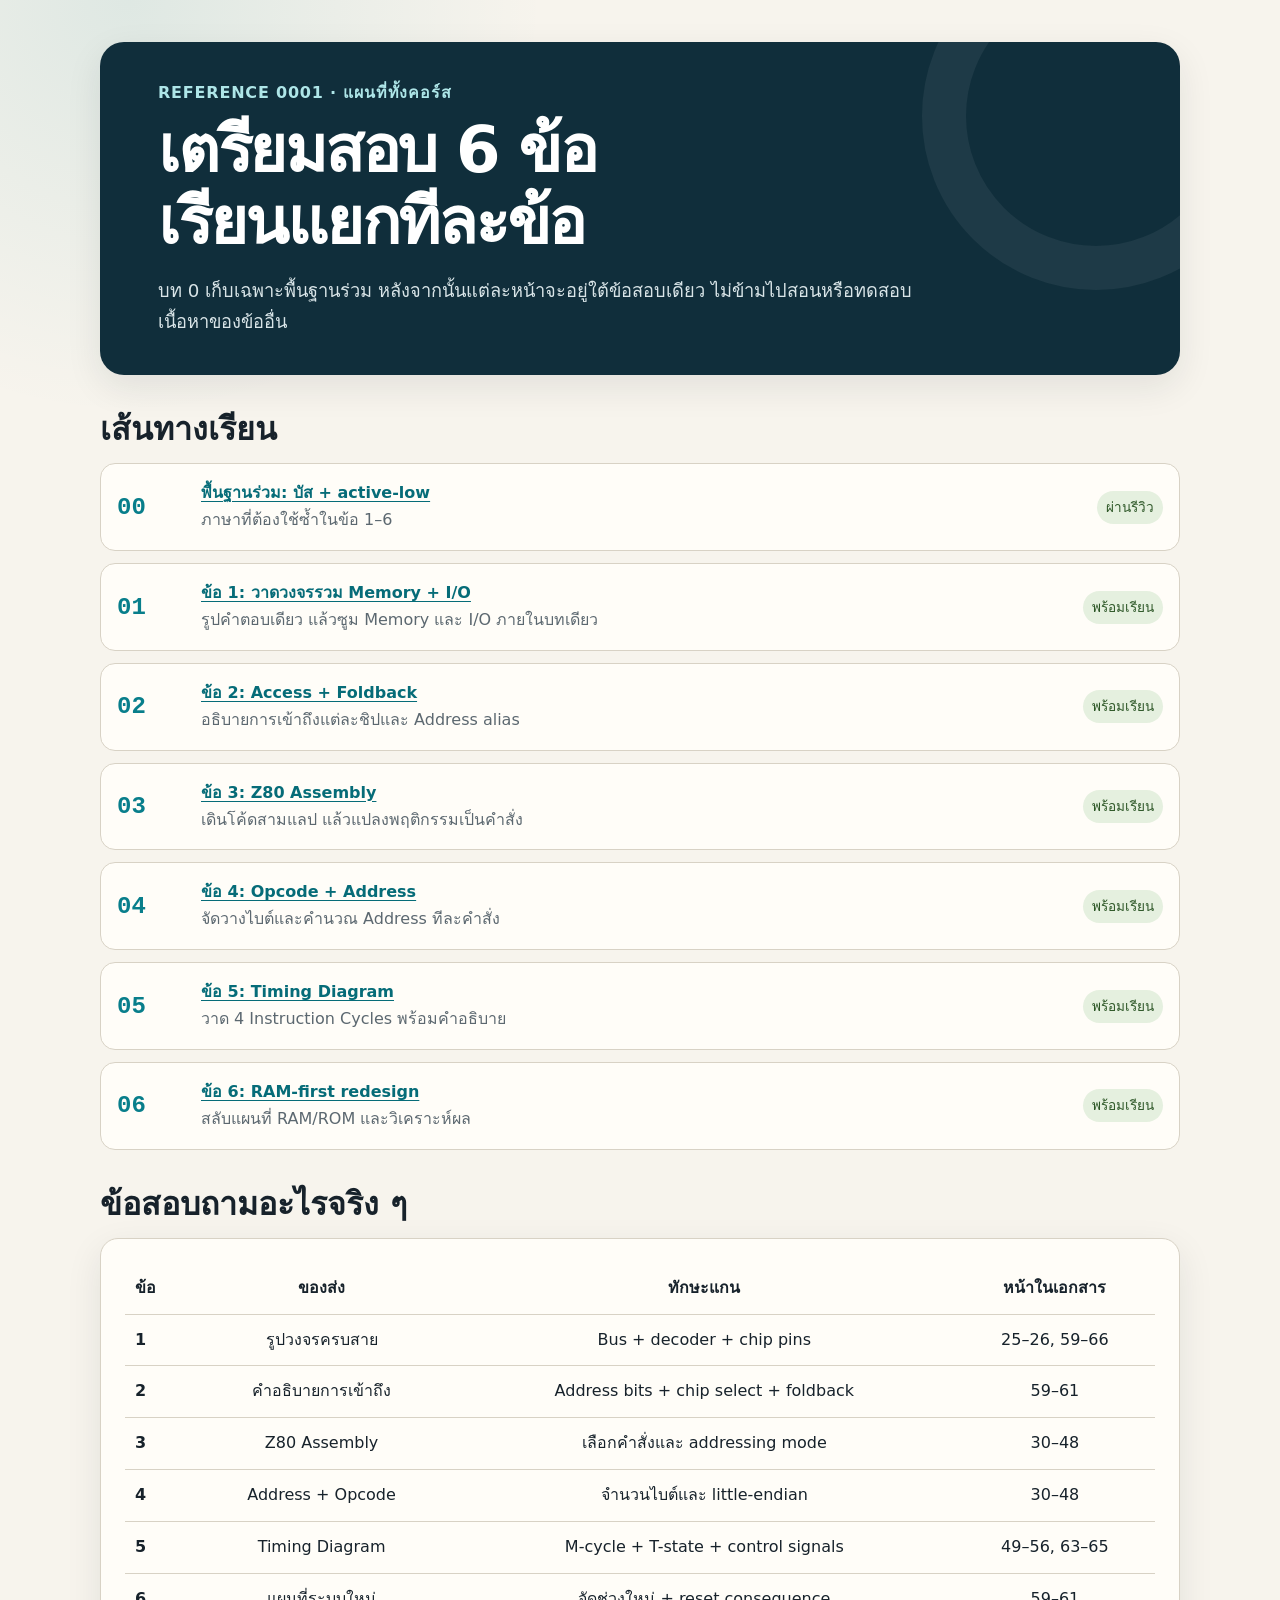
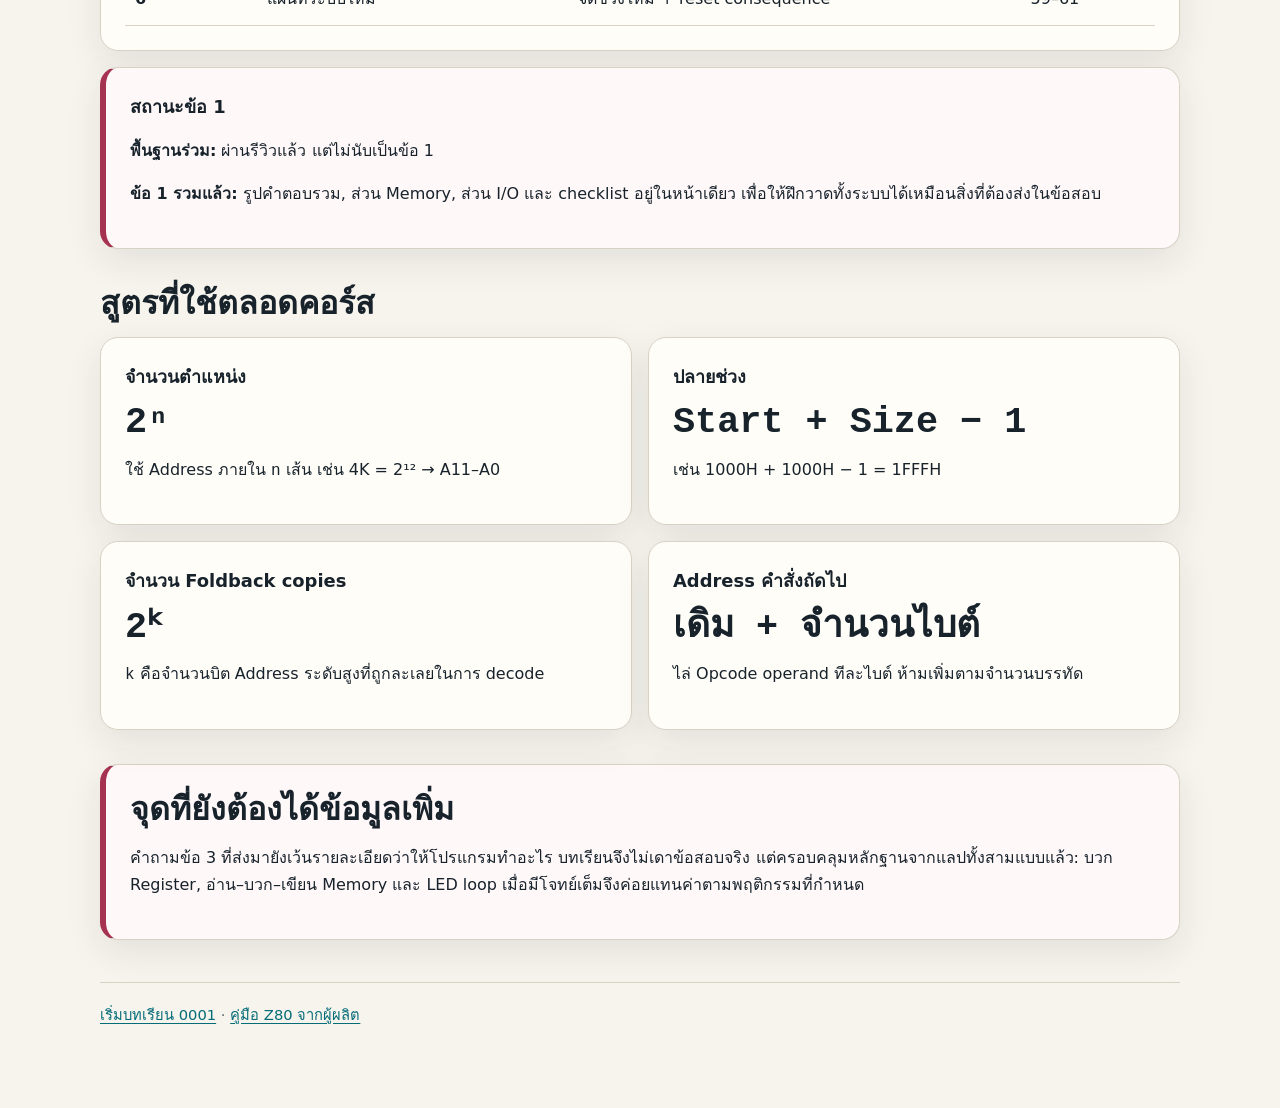
<file: reference/0001-z80-exam-map.html>
<!doctype html>
<html lang="th">
<head>
  <meta charset="utf-8">
  <meta name="viewport" content="width=device-width, initial-scale=1">
  <title>แผนที่เตรียมสอบ Z80</title>
  <link rel="stylesheet" href="../assets/course.css">
</head>
<body>
<main class="page">
  <header class="hero">
    <p class="eyebrow">REFERENCE 0001 · แผนที่ทั้งคอร์ส</p>
    <h1>เตรียมสอบ 6 ข้อ<br>เรียนแยกทีละข้อ</h1>
    <p class="lead">บท 0 เก็บเฉพาะพื้นฐานร่วม หลังจากนั้นแต่ละหน้าจะอยู่ใต้ข้อสอบเดียว ไม่ข้ามไปสอนหรือทดสอบเนื้อหาของข้ออื่น</p>
  </header>

  <section>
    <h2>เส้นทางเรียน</h2>
    <div class="roadmap">
      <div class="road-item"><div class="road-no">00</div><div><a href="../lessons/0001-z80-three-buses.html"><strong>พื้นฐานร่วม: บัส + active-low</strong></a><br><span class="muted">ภาษาที่ต้องใช้ซ้ำในข้อ 1–6</span></div><span class="status ready">ผ่านรีวิว</span></div>
      <div class="road-item"><div class="road-no">01</div><div><a href="../lessons/0002-full-memory-decoding.html"><strong>ข้อ 1: วาดวงจรรวม Memory + I/O</strong></a><br><span class="muted">รูปคำตอบเดียว แล้วซูม Memory และ I/O ภายในบทเดียว</span></div><span class="status ready">พร้อมเรียน</span></div>
      <div class="road-item"><div class="road-no">02</div><div><a href="../lessons/0003-access-and-foldback.html"><strong>ข้อ 2: Access + Foldback</strong></a><br><span class="muted">อธิบายการเข้าถึงแต่ละชิปและ Address alias</span></div><span class="status ready">พร้อมเรียน</span></div>
      <div class="road-item"><div class="road-no">03</div><div><a href="../lessons/0006-q3-assembly.html"><strong>ข้อ 3: Z80 Assembly</strong></a><br><span class="muted">เดินโค้ดสามแลป แล้วแปลงพฤติกรรมเป็นคำสั่ง</span></div><span class="status ready">พร้อมเรียน</span></div>
      <div class="road-item"><div class="road-no">04</div><div><a href="../lessons/0007-q4-opcode-address.html"><strong>ข้อ 4: Opcode + Address</strong></a><br><span class="muted">จัดวางไบต์และคำนวณ Address ทีละคำสั่ง</span></div><span class="status ready">พร้อมเรียน</span></div>
      <div class="road-item"><div class="road-no">05</div><div><a href="../lessons/0004-q5-timing-diagram.html"><strong>ข้อ 5: Timing Diagram</strong></a><br><span class="muted">วาด 4 Instruction Cycles พร้อมคำอธิบาย</span></div><span class="status ready">พร้อมเรียน</span></div>
      <div class="road-item"><div class="road-no">06</div><div><a href="../lessons/0005-q6-ram-first.html"><strong>ข้อ 6: RAM-first redesign</strong></a><br><span class="muted">สลับแผนที่ RAM/ROM และวิเคราะห์ผล</span></div><span class="status ready">พร้อมเรียน</span></div>
    </div>
  </section>

  <section>
    <h2>ข้อสอบถามอะไรจริง ๆ</h2>
    <div class="card" style="overflow-x:auto">
      <table class="signal-table">
        <thead><tr><th>ข้อ</th><th>ของส่ง</th><th>ทักษะแกน</th><th>หน้าในเอกสาร</th></tr></thead>
        <tbody>
          <tr><td>1</td><td>รูปวงจรครบสาย</td><td>Bus + decoder + chip pins</td><td>25–26, 59–66</td></tr>
          <tr><td>2</td><td>คำอธิบายการเข้าถึง</td><td>Address bits + chip select + foldback</td><td>59–61</td></tr>
          <tr><td>3</td><td>Z80 Assembly</td><td>เลือกคำสั่งและ addressing mode</td><td>30–48</td></tr>
          <tr><td>4</td><td>Address + Opcode</td><td>จำนวนไบต์และ little-endian</td><td>30–48</td></tr>
          <tr><td>5</td><td>Timing Diagram</td><td>M-cycle + T-state + control signals</td><td>49–56, 63–65</td></tr>
          <tr><td>6</td><td>แผนที่ระบบใหม่</td><td>จัดช่วงใหม่ + reset consequence</td><td>59–61</td></tr>
        </tbody>
      </table>
    </div>
    <div class="card warning" style="margin-top:16px">
      <h3>สถานะข้อ 1</h3>
      <p><strong>พื้นฐานร่วม:</strong> ผ่านรีวิวแล้ว แต่ไม่นับเป็นข้อ 1</p>
      <p><strong>ข้อ 1 รวมแล้ว:</strong> รูปคำตอบรวม, ส่วน Memory, ส่วน I/O และ checklist อยู่ในหน้าเดียว เพื่อให้ฝึกวาดทั้งระบบได้เหมือนสิ่งที่ต้องส่งในข้อสอบ</p>
    </div>
  </section>

  <section>
    <h2>สูตรที่ใช้ตลอดคอร์ส</h2>
    <div class="grid-2">
      <div class="card"><h3>จำนวนตำแหน่ง</h3><p class="big-number">2ⁿ</p><p>ใช้ Address ภายใน <span class="mono">n</span> เส้น เช่น 4K = 2¹² → A11–A0</p></div>
      <div class="card"><h3>ปลายช่วง</h3><p class="big-number">Start + Size − 1</p><p>เช่น 1000H + 1000H − 1 = 1FFFH</p></div>
      <div class="card"><h3>จำนวน Foldback copies</h3><p class="big-number">2ᵏ</p><p><span class="mono">k</span> คือจำนวนบิต Address ระดับสูงที่ถูกละเลยในการ decode</p></div>
      <div class="card"><h3>Address คำสั่งถัดไป</h3><p class="big-number">เดิม + จำนวนไบต์</p><p>ไล่ Opcode operand ทีละไบต์ ห้ามเพิ่มตามจำนวนบรรทัด</p></div>
    </div>
  </section>

  <section class="card warning">
    <h2>จุดที่ยังต้องได้ข้อมูลเพิ่ม</h2>
    <p>คำถามข้อ 3 ที่ส่งมายังเว้นรายละเอียดว่าให้โปรแกรมทำอะไร บทเรียนจึงไม่เดาข้อสอบจริง แต่ครอบคลุมหลักฐานจากแลปทั้งสามแบบแล้ว: บวก Register, อ่าน–บวก–เขียน Memory และ LED loop เมื่อมีโจทย์เต็มจึงค่อยแทนค่าตามพฤติกรรมที่กำหนด</p>
  </section>

  <footer class="footer">
    <a href="../lessons/0001-z80-three-buses.html">เริ่มบทเรียน 0001</a> ·
    <a href="https://www.zilog.com/docs/z80/um0080.pdf">คู่มือ Z80 จากผู้ผลิต</a>
  </footer>
</main>
</body>
</html>
</file>
<file: assets/course.css>
:root {
  --paper: #f7f4ed;
  --card: #fffdf8;
  --ink: #17222b;
  --muted: #5c6870;
  --line: #d8d2c5;
  --address: #087e8b;
  --address-soft: #d9f1f1;
  --data: #b55c00;
  --data-soft: #ffebcc;
  --control: #a53251;
  --control-soft: #f8dfe7;
  --device: #416b39;
  --device-soft: #e5f0df;
  --dark: #102e3b;
  --shadow: 0 12px 36px rgba(22, 37, 44, .09);
}

* { box-sizing: border-box; }
html { scroll-behavior: smooth; }
body {
  margin: 0;
  color: var(--ink);
  background:
    radial-gradient(circle at 10% 0%, rgba(8,126,139,.10), transparent 26rem),
    var(--paper);
  font-family: "Leelawadee UI", Tahoma, system-ui, sans-serif;
  line-height: 1.68;
  overflow-x: hidden;
}
:where(h1, h2, h3, p, li, small) { overflow-wrap: anywhere; }
a { color: #066c78; text-underline-offset: 3px; }
code, .mono { font-family: Consolas, "Courier New", monospace; }
.page { width: min(1080px, calc(100% - 32px)); margin: 0 auto; padding: 42px 0 80px; }
.hero {
  background: var(--dark);
  color: white;
  padding: 38px clamp(24px, 5vw, 58px);
  border-radius: 24px;
  box-shadow: var(--shadow);
  position: relative;
  overflow: hidden;
}
.hero::after {
  content: "";
  position: absolute;
  width: 260px; height: 260px; border-radius: 50%;
  right: -90px; top: -100px;
  border: 44px solid rgba(255,255,255,.06);
}
.eyebrow { margin: 0 0 8px; color: #aee6e8; font-weight: 700; letter-spacing: .05em; }
h1 { font-size: clamp(2rem, 5vw, 4rem); line-height: 1.12; margin: 0; letter-spacing: -.035em; }
.lead { max-width: 760px; color: #d9e5e8; font-size: 1.14rem; margin: 18px 0 0; }
.score-strip { display: flex; flex-wrap: wrap; gap: 8px; margin-top: 24px; }
.pill { display: inline-flex; align-items: center; gap: 6px; padding: 7px 12px; border-radius: 999px; background: rgba(255,255,255,.1); font-size: .92rem; }
.toc { display: flex; gap: 10px; flex-wrap: wrap; margin: 20px 0 6px; }
.toc a { background: var(--card); border: 1px solid var(--line); border-radius: 999px; padding: 7px 12px; text-decoration: none; }
section { margin-top: 34px; }
h2 { font-size: clamp(1.45rem, 3vw, 2rem); line-height: 1.25; margin: 0 0 14px; }
h3 { margin: 0 0 8px; font-size: 1.12rem; }
.kicker { color: var(--muted); margin-top: -6px; }
.card { background: var(--card); border: 1px solid var(--line); border-radius: 18px; padding: 24px; box-shadow: var(--shadow); }
.grid-2, .grid-3 { display: grid; gap: 16px; }
.grid-2 { grid-template-columns: repeat(2, minmax(0, 1fr)); }
.grid-3 { grid-template-columns: repeat(3, minmax(0, 1fr)); }
.bus-card { border-top: 7px solid; }
.bus-card.address { border-color: var(--address); background: linear-gradient(180deg, var(--address-soft), var(--card) 42%); }
.bus-card.data { border-color: var(--data); background: linear-gradient(180deg, var(--data-soft), var(--card) 42%); }
.bus-card.control { border-color: var(--control); background: linear-gradient(180deg, var(--control-soft), var(--card) 42%); }
.big-number { font: 800 2.3rem/1 Consolas, monospace; margin: 12px 0 5px; }
.muted { color: var(--muted); }
.system-map { display: grid; grid-template-columns: minmax(150px, 180px) minmax(260px, 1fr) minmax(190px, 220px); gap: 18px; align-items: stretch; }
.cpu, .devices { border-radius: 18px; padding: 20px; display: grid; place-items: center; text-align: center; font-weight: 800; }
.cpu { background: var(--dark); color: white; font-size: 1.4rem; }
.devices { background: var(--device-soft); border: 2px solid var(--device); }
.mobile-link { display: none; color: var(--muted); text-align: center; font-weight: 900; font-size: 1.35rem; line-height: 1; }
.bus-lanes { display: grid; align-content: center; gap: 12px; }
.lane { padding: 12px 14px; border-radius: 12px; text-align: center; font-weight: 800; position: relative; }
.lane::before, .lane::after { content: "▶"; position: absolute; top: 50%; transform: translateY(-52%); }
.lane::before { left: -15px; }
.lane::after { right: -15px; }
.lane.one-way::before { content: ""; }
.lane.address { background: var(--address-soft); color: #055c65; }
.lane.data { background: var(--data-soft); color: #874500; }
.lane.control { background: var(--control-soft); color: #82233e; }
.flow-arrow::after { display: inline-block; font-weight: 900; margin-inline-start: .2em; }
.flow-arrow[data-flow="out"]::after { content: "→"; }
.flow-arrow[data-flow="in"]::after { content: "←"; }
.flow-arrow[data-flow="both"]::after { content: "↔"; }
.active-low { text-decoration: overline; text-decoration-thickness: 1.5px; }
.signal-table { width: 100%; border-collapse: collapse; font-variant-numeric: tabular-nums; }
.signal-table th, .signal-table td { padding: 12px 10px; border-bottom: 1px solid var(--line); text-align: center; }
.signal-table th:first-child, .signal-table td:first-child { text-align: left; font-weight: 800; }
.zero { background: #ffe2e6; color: #8c1734; font-weight: 900; border-radius: 7px; padding: 2px 8px; }
.one { color: #7b858b; }
.flow { display: grid; grid-template-columns: repeat(5, 1fr); gap: 10px; counter-reset: step; }
.step { background: var(--card); border: 1px solid var(--line); border-radius: 14px; padding: 14px; min-height: 122px; }
.step::before { counter-increment: step; content: counter(step); display: grid; place-items: center; width: 29px; height: 29px; border-radius: 50%; background: var(--dark); color: white; font-weight: 900; margin-bottom: 9px; }
.example { border-left: 6px solid var(--address); }
.warning { border-left: 6px solid var(--control); background: #fff8f9; }
.memory-strip { display: grid; grid-template-columns: repeat(4, 1fr); overflow: hidden; border: 2px solid var(--ink); border-radius: 12px; }
.memory-strip div { min-height: 82px; padding: 12px; border-right: 1px solid var(--ink); display: flex; flex-direction: column; justify-content: space-between; }
.memory-strip div:last-child { border-right: 0; }
.memory-strip .rom { background: #dcefe8; }
.memory-strip .ram { background: #e2e9f8; }
.pinout { display: grid; grid-template-columns: 1fr 110px 1fr; gap: 0; max-width: 620px; margin: 18px auto; align-items: stretch; font-family: Consolas, monospace; font-size: .86rem; }
.pinout-wrap { overflow-x: auto; overscroll-behavior-inline: contain; }
.pin-side { display: grid; grid-template-rows: repeat(20, 1fr); }
.pin { min-height: 31px; display: flex; align-items: center; gap: 8px; border-bottom: 1px dotted var(--line); border-radius: 7px; cursor: pointer; transition: background .18s, box-shadow .18s; }
.pin.right { flex-direction: row-reverse; }
.pin:hover, .pin:focus-visible { background: #fff3cf; outline: none; box-shadow: 0 0 0 2px #e6a82b; }
.pin.is-selected { background: var(--data-soft); box-shadow: 0 0 0 2px var(--data); }
.pin-no { color: var(--muted); min-width: 22px; }
.chip { background: var(--dark); color: white; border-radius: 13px; display: grid; place-items: center; font-weight: 900; font-size: 1.25rem; writing-mode: vertical-rl; letter-spacing: .12em; }
.tag-address { color: var(--address); font-weight: 800; }
.tag-data { color: var(--data); font-weight: 800; }
.tag-control { color: var(--control); font-weight: 800; }
.tag-other { color: var(--muted); }
.pin-detail { display: grid; grid-template-columns: minmax(92px, auto) 1fr; gap: 14px; align-items: center; margin-top: 14px; padding: 15px; border-radius: 13px; background: #f0eee7; border: 1px solid var(--line); }
.pin-detail-signal { font: 900 1.05rem Consolas, monospace; color: var(--dark); text-align: center; padding: 8px 10px; border-radius: 9px; background: white; }
.pin-detail-text { margin: 0; }
.quiz-card { margin: 16px 0; }
.choices { display: grid; grid-template-columns: repeat(2, minmax(0, 1fr)); gap: 10px; margin-top: 12px; }
.choice { border: 1px solid var(--line); background: white; color: var(--ink); border-radius: 12px; padding: 12px; cursor: pointer; font: inherit; text-align: left; }
.choice:hover { border-color: var(--address); transform: translateY(-1px); }
.choice.correct { border-color: var(--device); background: var(--device-soft); }
.choice.wrong { border-color: var(--control); background: var(--control-soft); }
.feedback { min-height: 28px; margin: 9px 0 0; font-weight: 700; }
.roadmap { display: grid; gap: 12px; }
.road-item { display: grid; grid-template-columns: 70px 1fr auto; gap: 14px; align-items: center; padding: 16px; background: var(--card); border: 1px solid var(--line); border-radius: 15px; }
.road-no { font: 900 1.5rem Consolas, monospace; color: var(--address); }
.status { font-size: .85rem; padding: 5px 9px; border-radius: 999px; background: #ece9df; white-space: nowrap; }
.status.ready { background: var(--device-soft); color: #2d5727; }
.footer { border-top: 1px solid var(--line); margin-top: 42px; padding-top: 20px; color: var(--muted); font-size: .92rem; }
.button { display: inline-flex; padding: 11px 16px; border-radius: 12px; background: var(--dark); color: white; text-decoration: none; font-weight: 800; }

.bus-demo {
  display: grid;
  grid-template-columns: minmax(155px, 190px) minmax(330px, 1fr) minmax(170px, 210px);
  gap: 16px;
  align-items: stretch;
  padding: 22px;
  background: var(--card);
  border: 1px solid var(--line);
  border-radius: 20px;
  box-shadow: var(--shadow);
}
.demo-node { border-radius: 17px; padding: 18px; display: grid; place-items: center; text-align: center; font-weight: 900; min-height: 230px; }
.demo-cpu { background: var(--dark); color: white; }
.demo-chip { background: var(--device-soft); border: 2px solid var(--device); position: relative; transition: box-shadow .25s, transform .25s; }
.demo-chip .decoder-badge { display: inline-block; background: white; border: 1px solid var(--device); border-radius: 9px; padding: 6px 9px; margin-bottom: 12px; }
.demo-wires { display: grid; align-content: center; gap: 11px; }
.demo-wire { position: relative; overflow: hidden; border-radius: 12px; padding: 12px 14px; opacity: .4; filter: grayscale(.65); transition: opacity .25s, filter .25s, transform .25s, box-shadow .25s; font-weight: 800; text-align: center; }
.demo-wire::before { content: ""; position: absolute; inset: 0; border: 2px solid currentColor; border-radius: inherit; opacity: .28; }
.demo-wire::after { content: "●"; position: absolute; top: 50%; left: -20px; transform: translateY(-54%); opacity: 0; font-size: 1.05rem; }
.demo-wire.address-wire { background: var(--address-soft); color: var(--address); }
.demo-wire.request-wire, .demo-wire.direction-wire { background: var(--control-soft); color: var(--control); }
.demo-wire.data-wire { background: var(--data-soft); color: var(--data); }
.bus-demo[data-phase="1"] .address-wire,
.bus-demo[data-phase="2"] .address-wire,
.bus-demo[data-phase="3"] .address-wire,
.bus-demo[data-phase="4"] .address-wire,
.bus-demo[data-phase="5"] .address-wire,
.bus-demo[data-phase="2"] .request-wire,
.bus-demo[data-phase="3"] .request-wire,
.bus-demo[data-phase="4"] .request-wire,
.bus-demo[data-phase="5"] .request-wire,
.bus-demo[data-phase="3"] .direction-wire,
.bus-demo[data-phase="4"] .direction-wire,
.bus-demo[data-phase="5"] .direction-wire,
.bus-demo[data-phase="5"] .data-wire { opacity: 1; filter: none; }
.bus-demo[data-phase="1"] .address-wire,
.bus-demo[data-phase="2"] .request-wire,
.bus-demo[data-phase="3"] .direction-wire,
.bus-demo[data-phase="5"] .data-wire { transform: scale(1.025); box-shadow: 0 7px 20px rgba(22,37,44,.10); }
.bus-demo[data-phase="1"] .address-wire::after,
.bus-demo[data-phase="2"] .request-wire::after,
.bus-demo[data-phase="3"] .direction-wire::after { opacity: 1; animation: travel-right 1.05s linear infinite; }
.bus-demo[data-phase="5"] .data-wire::after { opacity: 1; animation: travel-left 1.05s linear infinite; }
.bus-demo[data-phase="4"] .demo-chip,
.bus-demo[data-phase="5"] .demo-chip { box-shadow: 0 0 0 6px rgba(65,107,57,.17), 0 14px 30px rgba(65,107,57,.20); }
.bus-demo[data-phase="4"] .demo-chip { transform: scale(1.025); }
.demo-controls { display: flex; gap: 10px; flex-wrap: wrap; align-items: center; margin-top: 14px; }
.demo-button { border: 0; border-radius: 11px; padding: 10px 14px; cursor: pointer; font: inherit; font-weight: 800; background: var(--dark); color: white; }
.demo-button.secondary { background: white; color: var(--dark); border: 1px solid var(--line); }
.demo-caption { flex: 1 1 290px; min-height: 42px; padding: 9px 12px; border-radius: 10px; background: #ece9df; }

.address-word { display: grid; grid-template-columns: 1fr 3fr; border: 3px solid var(--ink); border-radius: 16px; overflow: hidden; font-family: Consolas, monospace; }
.address-nibble { padding: 18px 14px; text-align: center; }
.address-nibble.high { background: var(--control-soft); border-right: 3px solid var(--ink); color: #781d38; }
.address-nibble.low { background: var(--address-soft); color: #045d67; }
.address-bits { display: block; font-size: clamp(1.15rem, 3vw, 1.75rem); font-weight: 900; letter-spacing: .07em; }
.decode-paths { display: grid; grid-template-columns: 1fr 3fr; gap: 12px; margin: 10px 0; }
.decode-path { text-align: center; font-weight: 800; }
.decode-path::before { content: "↓"; display: block; font-size: 1.55rem; line-height: 1.1; }
.decoder-grid { display: grid; grid-template-columns: 1fr 3fr; gap: 12px; }
.decoder-box, .inside-box { border-radius: 14px; padding: 16px; min-height: 125px; display: grid; place-items: center; text-align: center; }
.decoder-box { background: var(--control-soft); border: 2px solid var(--control); }
.inside-box { background: var(--address-soft); border: 2px solid var(--address); }
.block-map { display: grid; grid-template-columns: repeat(4, minmax(0, 1fr)); border: 2px solid var(--ink); border-radius: 13px; overflow: hidden; margin-top: 14px; }
.block-map > div { min-height: 86px; padding: 10px; border-right: 1px solid var(--ink); display: flex; flex-direction: column; justify-content: space-between; }
.block-map > div:last-child { border-right: 0; }
.block-map .selected { background: var(--device-soft); box-shadow: inset 0 -6px 0 var(--device); }
.scroll-hint { display: none; color: var(--muted); font-size: .86rem; margin: 6px 0 0; }

.scope-grid { display: grid; grid-template-columns: repeat(2, minmax(0, 1fr)); gap: 12px; }
.scope-item { border-radius: 13px; padding: 15px; }
.scope-item.in { background: var(--device-soft); border: 1px solid #a8c49e; }
.scope-item.out { background: #efede7; border: 1px solid var(--line); }
.wiring-board { background: #f2efe6; border: 2px solid var(--ink); border-radius: 20px; padding: clamp(15px, 3vw, 26px); }
.wiring-cpu { max-width: 420px; margin: 0 auto; padding: 17px; border-radius: 14px; background: var(--dark); color: white; text-align: center; font-weight: 900; font-size: 1.2rem; }
.wire-split { display: grid; grid-template-columns: repeat(4, minmax(0, 1fr)); gap: 10px; margin-top: 14px; }
.wire-card { border-radius: 12px; padding: 12px 10px; text-align: center; font-weight: 800; min-height: 105px; display: flex; flex-direction: column; justify-content: center; }
.wire-card::after { content: "↓"; display: block; font-size: 1.5rem; line-height: 1; margin-top: 5px; }
.wire-card.high { color: var(--control); background: var(--control-soft); border: 1px solid #e5a9ba; }
.wire-card.low { color: var(--address); background: var(--address-soft); border: 1px solid #8dcbd0; }
.wire-card.data-bus { color: var(--data); background: var(--data-soft); border: 1px solid #efc689; }
.wire-card.data-bus::after { content: "↕"; }
.wire-card.controls { color: #514b40; background: white; border: 1px solid var(--line); }
.decoder-stage { display: grid; grid-template-columns: 1fr 3fr; gap: 12px; align-items: stretch; margin-top: 12px; }
.decoder-chip { background: var(--control-soft); border: 2px solid var(--control); border-radius: 14px; padding: 15px; text-align: center; display: grid; place-items: center; }
.shared-lines { border: 2px dashed var(--address); border-radius: 14px; padding: 15px; background: rgba(217,241,241,.55); display: grid; place-items: center; text-align: center; }
.output-arrows { display: grid; grid-template-columns: 1fr 1fr; gap: 12px; margin: 9px 0; }
.output-arrows div { text-align: center; font: 800 .95rem Consolas, monospace; }
.output-arrows div::after { content: "↓"; display: block; font-size: 1.45rem; }
.chip-pair { display: grid; grid-template-columns: 1fr 1fr; gap: 12px; }
.memory-chip { background: white; border: 2px solid var(--ink); border-radius: 16px; padding: 17px; }
.memory-chip.rom { box-shadow: inset 0 7px 0 var(--device); }
.memory-chip.ram { box-shadow: inset 0 7px 0 #536fa8; }
.chip-title { font: 900 1.25rem Consolas, monospace; margin-bottom: 8px; }
.pin-lines { display: grid; gap: 5px; font-family: Consolas, monospace; font-size: .92rem; }
.pin-line { display: flex; justify-content: space-between; gap: 12px; border-bottom: 1px dotted var(--line); padding: 5px 0; }

.address-sim { background: var(--dark); color: white; border-radius: 20px; padding: clamp(18px, 4vw, 30px); }
.sim-controls { display: flex; gap: 10px; align-items: end; flex-wrap: wrap; }
.sim-field { flex: 1 1 220px; }
.sim-field label { display: block; color: #b7dde1; font-weight: 800; margin-bottom: 5px; }
.address-input { width: 100%; border: 2px solid #74c8cf; border-radius: 11px; background: #fff; color: var(--ink); padding: 11px 13px; font: 900 1.2rem Consolas, monospace; text-transform: uppercase; }
.preset-row { display: flex; flex-wrap: wrap; gap: 7px; margin-top: 12px; }
.preset { border: 1px solid #5f7c87; background: #173d4a; color: white; padding: 7px 10px; border-radius: 9px; cursor: pointer; font: 700 .9rem Consolas, monospace; }
.preset:hover, .preset:focus-visible { outline: 2px solid #aee6e8; }
.sim-word { display: grid; grid-template-columns: 1fr 3fr; border: 2px solid #c5dde0; border-radius: 14px; overflow: hidden; margin-top: 17px; }
.sim-high, .sim-low { padding: 15px; text-align: center; }
.sim-high { background: #572237; }
.sim-low { background: #115b65; }
.sim-value { display: block; font: 900 1.35rem Consolas, monospace; margin-top: 3px; }
.sim-result { margin-top: 13px; padding: 15px; border-radius: 13px; background: white; color: var(--ink); display: grid; grid-template-columns: repeat(3, 1fr); gap: 10px; text-align: center; }
.sim-result strong { display: block; font: 900 1.05rem Consolas, monospace; }
.device-state { color: var(--ink); opacity: .4; filter: grayscale(1); transition: opacity .2s, filter .2s, transform .2s; }
.device-state.is-selected { opacity: 1; filter: none; transform: translateY(-2px); }
.device-state.rom.is-selected { background: var(--device-soft); }
.device-state.ram.is-selected { background: #e2e9f8; }
.device-state.unused.is-selected { background: #efede7; }

.trace-list { counter-reset: trace; display: grid; gap: 9px; }
.trace-row { display: grid; grid-template-columns: 35px 1fr; gap: 10px; align-items: start; padding: 11px; border-radius: 11px; background: #f1eee6; }
.trace-row::before { counter-increment: trace; content: counter(trace); width: 29px; height: 29px; display: grid; place-items: center; border-radius: 50%; background: var(--dark); color: white; font-weight: 900; }

.schematic-scroll { overflow-x: auto; overscroll-behavior-inline: contain; border: 2px solid var(--ink); border-radius: 18px; background: #fffef9; }
.memory-schematic { display: block; width: 100%; min-width: 900px; height: auto; }
.memory-schematic text { font-family: "Leelawadee UI", Tahoma, sans-serif; fill: var(--ink); }
.memory-schematic .mono-svg { font-family: Consolas, monospace; font-weight: 800; }
.system-schematic { display: block; width: 100%; min-width: 1050px; height: auto; }
.system-schematic text { font-family: "Leelawadee UI", Tahoma, sans-serif; fill: var(--ink); }
.system-schematic .mono-svg { font-family: Consolas, monospace; font-weight: 800; }
.system-schematic path[stroke="#fffef9"] { display: none; }
.system-schematic path.control-halo { display: block; }
.legacy-schematic { display: none !important; }
.legacy-scroll { display: none !important; }
.teaching-diagram { display: block; width: 100%; min-width: 1040px; height: auto; }
.full-answer-sheet { border: 2px solid var(--ink); border-radius: 18px; padding: 12px; background: #fffef9; }
.answer-sheet-label { display: inline-block; margin: 4px 0 8px; padding: 5px 12px; border-radius: 999px; background: var(--ink); color: white; font-weight: 900; }
.full-answer-sheet .schematic-scroll { margin-bottom: 14px; border-color: #cfc7b9; }
.full-answer-sheet .schematic-scroll:last-child { margin-bottom: 0; }
.schematic-legend { display: flex; flex-wrap: wrap; gap: 8px; margin-top: 9px; }
.legend-chip { display: inline-flex; align-items: center; gap: 7px; padding: 5px 9px; border: 1px solid var(--line); border-radius: 999px; background: white; font-size: .86rem; }
.legend-chip::before { content: ""; width: 18px; height: 4px; border-radius: 4px; background: currentColor; }
.legend-chip.address { color: var(--address); }
.legend-chip.data { color: var(--data); }
.legend-chip.control { color: var(--control); }
.legend-chip.select { color: var(--device); }

.rule-flow { display: grid; grid-template-columns: repeat(3, 1fr); gap: 10px; counter-reset: rule; }
.rule-card { padding: 15px; border: 1px solid var(--line); border-radius: 13px; background: var(--card); }
.rule-card::before { counter-increment: rule; content: counter(rule); display: grid; place-items: center; width: 28px; height: 28px; border-radius: 50%; background: var(--dark); color: white; font-weight: 900; margin-bottom: 8px; }
.layout-builder { background: #eef1ec; border: 1px solid var(--line); border-radius: 18px; padding: clamp(16px, 3vw, 24px); }
.layout-presets { display: flex; flex-wrap: wrap; gap: 8px; margin-bottom: 14px; }
.layout-config { display: grid; grid-template-columns: 1fr 1fr; gap: 12px; }
.chip-config { background: white; border: 1px solid var(--line); border-radius: 14px; padding: 15px; }
.config-fields { display: grid; grid-template-columns: 1fr 1fr; gap: 9px; margin-top: 9px; }
.config-fields label { font-weight: 800; font-size: .9rem; }
.config-fields select, .config-fields input { width: 100%; margin-top: 4px; border: 1px solid #9ba7aa; border-radius: 9px; padding: 9px 10px; background: white; color: var(--ink); font: inherit; }
.layout-results { display: grid; grid-template-columns: 1fr 1fr; gap: 12px; margin-top: 12px; }
.layout-result { border: 2px solid; border-radius: 14px; padding: 15px; background: white; }
.layout-result.rom { border-color: var(--device); }
.layout-result.ram { border-color: #536fa8; }
.result-line { display: flex; justify-content: space-between; gap: 12px; padding: 6px 0; border-bottom: 1px dotted var(--line); }
.result-line:last-child { border-bottom: 0; }
.layout-message { margin-top: 12px; border-radius: 12px; padding: 12px 14px; font-weight: 800; }
.layout-message.ok { background: var(--device-soft); color: #2f5729; }
.layout-message.warn { background: var(--control-soft); color: #7f223e; }

.we-flow { display: grid; grid-template-columns: 1fr auto 1fr; gap: 12px; align-items: center; max-width: 720px; margin: 16px auto; }
.we-node { border: 2px solid var(--ink); border-radius: 14px; padding: 17px; text-align: center; background: white; font: 900 1.1rem Consolas, monospace; }
.we-arrow { color: var(--control); font-size: 2rem; font-weight: 900; text-align: center; }
.write-cases { display: grid; grid-template-columns: 1fr 1fr; gap: 10px; }
.write-case { border-radius: 12px; padding: 13px; background: #f1eee6; }
.write-case.active { background: var(--control-soft); border: 1px solid #dda0b3; }

.quiz-context { margin: 0 0 16px; padding: 15px; border-radius: 14px; background: #eef1ec; border: 1px solid var(--line); }
.mini-map { display: grid; grid-template-columns: 1fr 1fr; border: 2px solid var(--ink); border-radius: 10px; overflow: hidden; margin-top: 8px; }
.mini-map div { padding: 10px; text-align: center; }
.mini-map .mini-rom { background: var(--device-soft); border-right: 1px solid var(--ink); }
.mini-map .mini-ram { background: #e2e9f8; }
.mini-wire { display: grid; grid-template-columns: 1fr auto 1fr; gap: 9px; align-items: center; margin-top: 10px; }
.mini-wire span { border-radius: 9px; padding: 9px; background: white; text-align: center; font-family: Consolas, monospace; font-weight: 800; }
.mini-wire b { color: var(--device); font-size: 1.4rem; }

.access-panel { display: grid; grid-template-columns: minmax(220px, .75fr) minmax(0, 1.25fr); gap: 14px; align-items: stretch; }
.access-input { display: grid; gap: 10px; align-content: start; padding: 18px; border-radius: 15px; background: var(--dark); color: white; }
.access-input label { font-weight: 900; }
.access-input input { width: 100%; border: 2px solid #80cbd2; border-radius: 10px; padding: 11px; background: white; color: var(--ink); font: 900 1.25rem Consolas, monospace; }
.access-bits { display: grid; grid-template-columns: 1fr 3fr; gap: 7px; }
.access-bits div { border-radius: 10px; padding: 13px 8px; text-align: center; }
.access-bits .high { background: var(--control-soft); color: #7f223e; }
.access-bits .low { background: var(--address-soft); color: #06636c; }
.access-bits strong { display: block; font: 900 1.05rem Consolas, monospace; }
.decode-results { display: grid; grid-template-columns: 1fr 1fr; gap: 12px; }
.decode-result { min-width: 0; border: 2px solid var(--line); border-radius: 15px; padding: 17px; background: white; }
.decode-result.full { border-color: var(--device); }
.decode-result.partial { border-color: var(--control); }
.decode-result .result-device { display: block; margin: 8px 0; font-size: 1.45rem; font-weight: 900; }
.fold-compare { display: grid; grid-template-columns: 1fr 1fr; gap: 14px; }
.fold-map-card { min-width: 0; border: 2px solid var(--line); border-radius: 16px; padding: 15px; background: white; }
.fold-strip-scroll { max-width: 100%; overflow-x: auto; margin-top: 10px; }
.fold-strip { display: grid; grid-template-columns: repeat(8, minmax(105px, 1fr)); min-width: 840px; border: 2px solid var(--ink); border-radius: 11px; overflow: hidden; }
.fold-pair { border-right: 1px solid var(--ink); }
.fold-pair:last-child { border-right: 0; }
.fold-pair div { padding: 8px 5px; text-align: center; font-size: .82rem; }
.fold-rom { background: var(--device-soft); }
.fold-ram { background: #e2e9f8; }
.fold-unused { background: #f1eee6; color: var(--muted); }
.signal-state { display: flex; flex-wrap: wrap; gap: 7px; margin-top: 9px; }
.signal-state span { border-radius: 999px; padding: 5px 8px; background: #f1eee6; font: 800 .85rem Consolas, monospace; }
.signal-state .active { background: var(--control-soft); color: #8d2846; }

.fold-lab { border: 2px solid var(--ink); border-radius: 18px; overflow: hidden; background: #fffef9; }
.lab-controls { display: grid; grid-template-columns: 1fr 1fr; gap: 18px; padding: 18px; background: #eef1ec; border-bottom: 1px solid var(--line); }
.lab-control { min-width: 0; }
.lab-control label { display: flex; justify-content: space-between; gap: 10px; margin-bottom: 8px; font-weight: 900; }
.lab-control output { font: 900 1rem Consolas, monospace; color: var(--control); }
.lab-control input[type="range"] { width: 100%; accent-color: var(--control); }
.range-ends { display: flex; justify-content: space-between; color: var(--muted); font-size: .82rem; }
.lab-circuit-wrap { overflow-x: auto; border-bottom: 1px solid var(--line); }
.lab-circuit { display: block; width: 100%; min-width: 880px; height: auto; }
.lab-circuit text { font-family: "Leelawadee UI", Tahoma, sans-serif; fill: var(--ink); }
.lab-circuit .mono-svg { font-family: Consolas, monospace; font-weight: 800; }
.lab-circuit .select-wire { opacity: .24; transition: opacity .25s ease, stroke-width .25s ease; }
.lab-circuit .select-wire.is-active { opacity: 1; stroke-width: 7; }
.lab-circuit .chip-body { transition: filter .25s ease, stroke-width .25s ease; }
.lab-circuit .chip-body.is-selected { stroke-width: 6; filter: drop-shadow(0 0 8px rgba(71,116,184,.45)); }
.lab-circuit [data-partial-only] { display: none; }
.lab-circuit.is-partial [data-full-only] { display: none; }
.lab-circuit.is-partial [data-partial-only] { display: block; }
.lab-summary { display: grid; grid-template-columns: repeat(3, 1fr); gap: 10px; padding: 15px 18px; }
.lab-summary div { border-radius: 12px; padding: 12px; background: #f1eee6; }
.lab-summary small { display: block; color: var(--muted); }
.lab-summary strong { display: block; margin-top: 3px; font-size: 1.08rem; }
.block-ruler-scroll { overflow-x: auto; padding: 0 18px 18px; }
.block-ruler { display: grid; grid-template-columns: repeat(16, minmax(72px, 1fr)); min-width: 1152px; border: 2px solid var(--ink); border-radius: 11px; overflow: hidden; }
.block-cell { position: relative; min-height: 72px; padding: 9px 4px; border-right: 1px solid var(--ink); text-align: center; background: #f1eee6; transition: transform .2s ease, box-shadow .2s ease; }
.block-cell:last-child { border-right: 0; }
.block-cell.rom { background: var(--device-soft); }
.block-cell.ram { background: #e2e9f8; }
.block-cell.active { z-index: 1; box-shadow: inset 0 0 0 4px var(--control); }
.block-cell strong { display: block; font: 900 1rem Consolas, monospace; }
.block-cell small { display: block; margin-top: 5px; }
.compact-proof { display: grid; grid-template-columns: auto 1fr; gap: 12px; align-items: center; }
.compact-proof .formula-badge { min-width: 105px; border-radius: 14px; padding: 17px; background: var(--dark); color: white; text-align: center; font: 900 1.55rem Consolas, monospace; }

.timing-lab { border: 2px solid var(--ink); border-radius: 18px; overflow: hidden; background: #fffef9; }
.instruction-tabs { display: flex; gap: 8px; overflow-x: auto; padding: 14px; background: #eef1ec; border-bottom: 1px solid var(--line); }
.instruction-tab { flex: 0 0 auto; border: 1px solid var(--line); border-radius: 10px; padding: 9px 12px; background: white; color: var(--ink); font-weight: 900; cursor: pointer; }
.instruction-tab.is-active { background: var(--dark); color: white; border-color: var(--dark); }
.timing-controls { display: grid; grid-template-columns: auto 1fr; gap: 13px; align-items: center; padding: 14px 18px; border-bottom: 1px solid var(--line); }
.timing-controls button { border: 0; border-radius: 10px; padding: 10px 14px; background: var(--control); color: white; font-weight: 900; cursor: pointer; }
.timing-controls button:disabled { opacity: .35; cursor: default; }
.timing-step-buttons { display: flex; gap: 7px; }
.timing-controls input { width: 100%; accent-color: var(--control); }
.timing-stage { display: grid; grid-template-columns: minmax(0, 1fr) 350px; align-items: start; }
.timing-wave-pane { min-width: 0; border-right: 1px solid var(--line); }
.timing-scroll { overflow-x: auto; }
.timing-grid { --timing-state-width: 64px; position: relative; isolation: isolate; display: grid; grid-template-columns: 112px repeat(var(--timing-cols), var(--timing-state-width)); width: max-content; font-size: .79rem; }
.timing-label, .timing-cell, .machine-band { min-width: 0; border-right: 1px solid #c9c2b6; border-bottom: 1px solid #d9d2c7; }
.timing-label { position: sticky; left: 0; z-index: 3; display: grid; place-items: center; padding: 8px; background: #f8f5ed; font-weight: 900; }
.machine-band { display: grid; place-items: center; min-height: 38px; padding: 5px; background: #dfe8ec; font-weight: 900; text-align: center; }
.timing-cell { position: relative; display: grid; place-items: center; min-height: 38px; padding: 3px; background: white; text-align: center; font-family: Consolas, monospace; }
.timing-cell.state { min-height: 32px; background: #f1eee6; font-weight: 900; }
.timing-cell.bus-value { min-height: 43px; font-weight: 800; }
.timing-cell.bus-value.z { color: #8b8377; background: repeating-linear-gradient(135deg,#fff 0 5px,#f1eee6 5px 10px); }
.timing-bus-track { position: relative; min-height: 43px; border-right: 1px solid #c9c2b6; border-bottom: 1px solid #d9d2c7; background-color: #fff; background-image: linear-gradient(to right, transparent calc(100% - 1px), #d5cec2 calc(100% - 1px)); background-size: var(--timing-state-width) 100%; }
.bus-track-svg { display: block; width: 100%; height: 43px; overflow: visible; }
.bus-track-svg path { vector-effect: non-scaling-stroke; }
.bus-valid-shape { fill: #fffef9; stroke: #17222b; stroke-width: 1.7; }
.bus-z-line { fill: none; stroke: #8b8377; stroke-width: 1.7; }
.bus-track-svg text { fill: #17222b; font: 800 12px Consolas, monospace; }
.timing-cell.level::before { content: ""; position: absolute; left: 0; right: 0; top: 9px; height: 3px; background: var(--ink); }
.timing-cell.level.zero::before { top: 30px; }
.timing-cell.level.changed::after { content: ""; position: absolute; left: -1px; top: 9px; width: 3px; height: 24px; background: var(--ink); }
.timing-cell.is-current-state { background-color: #edf7f6; }
.timing-cell.state.is-current-state { background-color: #d8ecea; color: #075b61; }
.timing-cell.bus-value.z.is-current-state { background-color: #edf7f6; }
.timing-cursor { position: absolute; z-index: 5; top: 0; bottom: 0; width: 12px; transform: translateX(-6px); border-radius: 8px; background: rgba(14, 123, 131, .16); pointer-events: none; }
.clock-svg { width: 100%; height: 40px; }
.timing-readout { display: grid; gap: 10px; padding: 12px; position: sticky; top: 8px; }
.timing-now, .timing-explain { border-radius: 13px; padding: 14px; background: #f1eee6; }
.timing-now strong { display: block; font-size: 1.15rem; }
.timing-now p { margin: 7px 0; }
.timing-signals { display: flex; flex-wrap: wrap; gap: 6px; margin-top: 9px; }
.timing-signals span { border-radius: 999px; padding: 4px 8px; background: white; font: 800 .8rem Consolas, monospace; }
.timing-signals .active { background: var(--control-soft); color: #8d2846; }
.moment-heading { display: flex; flex-wrap: wrap; gap: 7px; align-items: center; margin-bottom: 10px; color: #52606a; font-weight: 800; }
.phase-badge { border-radius: 999px; padding: 5px 9px; background: #d8ecea; color: #075b61; font: 900 .8rem Consolas, monospace; }
.moment-event { display: block; font-size: 1.03rem; line-height: 1.55; }
.moment-neighbors { display: grid; gap: 8px; margin-top: 11px; }
.moment-neighbors p { display: grid; grid-template-columns: 72px 1fr; gap: 8px; margin: 0; border-top: 1px solid #d8d0c4; padding-top: 8px; font-size: .88rem; line-height: 1.45; }
.moment-neighbors b { color: #68757c; white-space: nowrap; }
.cycle-summary { display: grid; grid-template-columns: repeat(4, 1fr); gap: 10px; }
.cycle-summary .card { padding: 14px; }

.swap-overview { display: grid; grid-template-columns: 1fr auto 1fr; gap: 14px; align-items: center; }
.swap-map-card { padding: 14px; }
.swap-map-card small { display: block; margin-bottom: 8px; font-weight: 900; color: #68757c; }
.swap-map { display: grid; grid-template-columns: 1fr 1fr; overflow: hidden; border: 2px solid var(--ink); border-radius: 12px; }
.swap-map > div { display: grid; gap: 5px; min-height: 88px; place-content: center; padding: 10px; text-align: center; }
.swap-map > div + div { border-left: 1px solid var(--ink); }
.swap-map .ram { background: #e2e9f8; }
.swap-map .rom { background: #e5f0df; }
.swap-map b { font: 900 .95rem Consolas, monospace; }
.swap-symbol { font-size: 2rem; font-weight: 900; color: var(--control); }
.q6-lab { overflow: hidden; border: 2px solid var(--ink); border-radius: 18px; background: #fffef9; }
.q6-tabs { display: flex; gap: 8px; padding: 14px; background: #eef1ec; border-bottom: 1px solid var(--line); }
.q6-schematic-wrap { overflow-x: auto; }
.q6-schematic { display: block; width: 100%; min-width: 920px; height: auto; }
.q6-schematic [data-q6-device], .q6-schematic [data-q6-select] { transition: stroke-width .2s ease, filter .2s ease, opacity .2s ease; }
.q6-schematic [data-q6-device]:not(.is-active) { opacity: .62; }
.q6-schematic [data-q6-device].is-active { stroke-width: 6; filter: drop-shadow(0 5px 5px rgba(23,34,43,.2)); }
.q6-schematic [data-q6-select]:not(.is-active) { opacity: .25; }
.q6-schematic [data-q6-select].is-active { stroke: #d98213; stroke-width: 7; }
.q6-result { display: grid; grid-template-columns: repeat(4, 1fr); gap: 1px; background: var(--line); border-top: 1px solid var(--line); }
.q6-result > div { min-width: 0; padding: 13px; background: #f8f5ed; }
.q6-result small { display: block; margin-bottom: 4px; color: #68757c; }
.q6-result strong { display: block; overflow-wrap: anywhere; }
.q6-trace { margin: 14px; box-shadow: none; }
.q6-trace b { font-size: 1.08rem; }
.q6-fold-scroll { padding: 14px 0; }
.q6-fold-ruler { min-width: 1056px; grid-template-columns: repeat(16, minmax(66px, 1fr)); }
.exam-answer p { padding-left: 13px; border-left: 4px solid #d8ecea; }

/* Q3 — Assembly: code and state stay visible together. */
.lab-evidence .card { display: grid; align-content: start; }
.mini-dataflow { display: flex; flex-wrap: wrap; gap: 7px; align-items: center; margin: 10px 0 4px; }
.mini-dataflow span { border-radius: 9px; padding: 7px 9px; background: #f1eee6; font-weight: 800; }
.mini-dataflow b { color: var(--control); }
.assembly-lab, .opcode-lab { overflow: hidden; border: 2px solid var(--ink); border-radius: 18px; background: #fffef9; }
.assembly-tabs, .opcode-tabs { display: grid; grid-template-columns: repeat(3, 1fr); overflow-x: visible; }
.assembly-tabs .instruction-tab, .opcode-tabs .instruction-tab { width: 100%; }
.assembly-toolbar { display: flex; justify-content: space-between; gap: 14px; align-items: center; padding: 12px 16px; border-bottom: 1px solid var(--line); background: #f8f5ed; }
.assembly-toolbar button { border: 0; border-radius: 9px; padding: 9px 13px; background: var(--control); color: white; font-weight: 900; cursor: pointer; }
.assembly-toolbar button:disabled { opacity: .35; cursor: default; }
.assembly-workspace { display: grid; grid-template-columns: minmax(320px, .9fr) minmax(0, 1.1fr); min-height: 510px; }
.code-sheet { min-width: 0; padding: 14px; border-right: 1px solid var(--line); background: #f8f5ed; }
.directive-line, [data-asm-code-list] button { display: grid; grid-template-columns: 62px minmax(105px, .8fr) minmax(120px, 1.25fr); gap: 9px; align-items: center; width: 100%; min-height: 37px; border: 0; border-radius: 8px; padding: 6px 9px; background: transparent; color: var(--ink); text-align: left; }
.directive-line { color: #68757c; }
.directive-line code, [data-asm-code-list] code { color: inherit; font: 900 .91rem Consolas, monospace; }
.directive-line small, [data-asm-code-list] small { overflow-wrap: anywhere; }
[data-asm-code-list] button { cursor: pointer; }
[data-asm-code-list] button:hover { background: #ece8de; }
[data-asm-code-list] button.is-active { background: var(--dark); color: white; }
[data-asm-code-list] button > span { color: var(--control); font: 900 .82rem Consolas, monospace; }
[data-asm-code-list] button.is-active > span { color: #ffc1d5; }
.assembly-visual { display: grid; align-content: start; gap: 13px; min-width: 0; padding: 16px; }
.operation-stage { display: grid; grid-template-columns: repeat(3, minmax(0, 1fr)); gap: 8px; }
.operation-stage > div { display: grid; align-content: center; min-height: 98px; border-radius: 13px; padding: 12px; background: #edf3f1; text-align: center; }
.operation-stage small { color: #68757c; font-weight: 800; }
.operation-stage strong { display: block; margin-top: 6px; overflow-wrap: anywhere; }
.operation-stage .operation-command { background: var(--dark); color: white; }
.operation-stage .operation-command small { color: #d8ecea; }
.assembly-readout { min-height: 145px; border-radius: 14px; padding: 15px; background: #f1eee6; }
.assembly-readout p { margin-bottom: 0; }
.micro-op { margin: 12px 0 5px; color: #075b61; font-size: 1.3rem; font-weight: 900; }
.cpu-state { display: grid; grid-template-columns: repeat(5, 1fr); gap: 7px; }
.cpu-state > div { min-width: 0; border: 1px solid var(--line); border-radius: 10px; padding: 9px 5px; background: white; text-align: center; }
.cpu-state > div.is-current { border-color: #84bec2; background: var(--address-soft); }
.cpu-state small { display: block; color: #68757c; font-size: .75rem; }
.cpu-state b { display: block; overflow-wrap: anywhere; }
.verb-map { display: grid; grid-template-columns: repeat(4, 1fr); gap: 9px; }
.verb-map > div { display: grid; gap: 5px; min-width: 0; border: 1px solid var(--line); border-radius: 12px; padding: 12px; background: white; }
.verb-map span { color: #68757c; font-size: .86rem; }
.verb-map b { color: #075b61; }
.verb-map small { color: #68757c; }

/* Q4 — Opcode table, byte tape and JR calculation. */
.opcode-rules .card { position: relative; padding-left: 72px; }
.opcode-rules .road-no { position: absolute; top: 18px; left: 18px; }
.directive-strip { display: flex; flex-wrap: wrap; gap: 7px; align-items: center; margin-top: 14px; border-radius: 13px; padding: 12px; background: #eef1ec; }
.directive-strip span { border-radius: 8px; padding: 6px 8px; background: white; }
.directive-strip b { flex: 1 1 260px; }
.opcode-workspace { display: grid; grid-template-columns: minmax(350px, 1fr) minmax(330px, .95fr); min-height: 495px; }
.opcode-list { min-width: 0; border-right: 1px solid var(--line); background: #f8f5ed; }
.opcode-list-head, [data-op-list] button { display: grid; grid-template-columns: 88px minmax(125px, 1fr) 92px; gap: 8px; align-items: center; width: 100%; min-height: 42px; padding: 7px 12px; }
.opcode-list-head { border-bottom: 1px solid var(--line); color: #68757c; font-size: .78rem; font-weight: 900; text-transform: uppercase; }
[data-op-list] button { border: 0; border-bottom: 1px solid #e5dfd4; background: transparent; color: var(--ink); text-align: left; cursor: pointer; }
[data-op-list] button:hover { background: #ece8de; }
[data-op-list] button.is-active { background: var(--dark); color: white; }
[data-op-list] code { color: inherit; font: 900 .88rem Consolas, monospace; }
.opcode-detail { display: grid; align-content: start; gap: 13px; min-width: 0; padding: 16px; }
.opcode-focus { border-radius: 14px; padding: 15px; background: var(--dark); color: white; text-align: center; }
.opcode-focus > small { color: #cfe6e4; }
.opcode-focus > strong { display: block; margin: 6px 0 12px; font-size: 1.25rem; }
.byte-chips { display: flex; flex-wrap: wrap; justify-content: center; gap: 8px; }
.byte-chips span { min-width: 76px; border-radius: 9px; padding: 7px 10px; background: white; color: var(--ink); }
.byte-chips small, .byte-chips b { display: block; }
.byte-chips small { color: #68757c; font-size: .7rem; text-transform: uppercase; }
.byte-chips b { font: 900 1.15rem Consolas, monospace; }
.address-equation { display: grid; grid-template-columns: 1fr auto 1fr auto 1fr; gap: 7px; align-items: center; }
.address-equation > div { min-width: 0; border: 1px solid var(--line); border-radius: 10px; padding: 9px 6px; background: white; text-align: center; }
.address-equation small, .address-equation b { display: block; }
.address-equation small { color: #68757c; }
.address-equation > span { font-size: 1.25rem; font-weight: 900; }
.opcode-explain { box-shadow: none; }
.opcode-explain p { margin-bottom: 0; }
.relative-calc { border: 2px solid #84bec2; border-radius: 12px; padding: 11px; background: var(--address-soft); }
.relative-calc[hidden] { display: none; }
.relative-calc > div { display: flex; flex-wrap: wrap; gap: 6px; align-items: center; margin-top: 7px; }
.relative-calc span { color: #52606a; }
.byte-tape-wrap { overflow-x: auto; border-top: 1px solid var(--line); background: #eef1ec; }
.byte-tape { display: flex; width: max-content; min-width: 100%; padding: 12px; }
.byte-tape button { min-width: 74px; border: 1px solid #a9a196; border-right: 0; padding: 7px 8px; background: white; color: var(--ink); cursor: pointer; }
.byte-tape button:first-child { border-radius: 9px 0 0 9px; }
.byte-tape button:last-child { border-right: 1px solid #a9a196; border-radius: 0 9px 9px 0; }
.byte-tape button.is-active { position: relative; z-index: 1; border-color: var(--control); box-shadow: inset 0 0 0 2px var(--control); background: var(--control-soft); }
.byte-tape small, .byte-tape strong { display: block; font-family: Consolas, monospace; }
.byte-tape small { color: #68757c; font-size: .69rem; }
.byte-tape strong { margin-top: 4px; font-size: 1.04rem; }
.opcode-decoder { overflow: hidden; border: 2px solid var(--ink); border-radius: 18px; background: #eef1ec; }
.decoder-toolbar { display: grid; grid-template-columns: 150px 1fr; gap: 16px; align-items: end; padding: 16px; border-bottom: 1px solid var(--line); }
.decoder-toolbar label { font-weight: 900; }
.decoder-toolbar input { display: block; width: 100%; margin-top: 6px; border: 2px solid #84bec2; border-radius: 10px; padding: 10px 12px; background: white; color: var(--ink); font: 900 1.25rem Consolas, monospace; text-transform: uppercase; }
.decoder-presets { display: flex; flex-wrap: wrap; gap: 7px; align-items: center; }
.decoder-presets > span { margin-right: 3px; color: #52606a; font-weight: 800; }
.decoder-presets button { min-width: 50px; border: 1px solid #9ca8aa; border-radius: 9px; padding: 9px 10px; background: white; color: var(--ink); font: 900 .92rem Consolas, monospace; cursor: pointer; }
.decoder-presets button:hover, .decoder-presets button.is-active { border-color: var(--control); background: var(--control); color: white; }
.decoder-output { display: grid; gap: 17px; min-height: 355px; padding: 22px; background: #10263a; color: white; }
.decoder-heading { display: flex; flex-wrap: wrap; gap: 10px 14px; align-items: center; }
.decoder-heading h3 { margin: 0; font-size: 1.35rem; }
.decoder-heading .phase-badge { background: #d8ecea; color: #075b61; }
.bit-diagram { min-width: 0; }
.bit-cells, .bit-index, .field-strip { display: grid; grid-template-columns: repeat(8, minmax(0, 1fr)); }
.bit-cells { overflow: hidden; border: 1px solid rgba(255,255,255,.28); border-radius: 11px; }
.bit-cells > span { display: grid; min-height: 62px; place-items: center; border-right: 1px solid rgba(255,255,255,.18); background: rgba(255,255,255,.06); font: 900 1.75rem Consolas, monospace; }
.bit-cells > span:last-child { border-right: 0; }
.bit-index > span { padding-top: 5px; color: #9fb0bd; font: 700 .72rem Consolas, monospace; text-align: center; }
.field-strip { gap: 6px; margin-top: 8px; }
.field-strip > span { display: grid; min-height: 48px; place-items: center; border-radius: 8px; padding: 6px; font-size: .78rem; font-weight: 900; line-height: 1.3; text-align: center; }
.bit-cells .tone-fixed { color: #6bdcff; }
.bit-cells .tone-dest { color: #53eca0; }
.bit-cells .tone-source { color: #ffc653; }
.bit-cells .tone-operation { color: #c69cff; }
.bit-cells .tone-operand { color: #ff8fb3; }
.field-strip .tone-fixed { background: #16445d; color: #9ee9ff; }
.field-strip .tone-dest { background: #164e3b; color: #8af3ba; }
.field-strip .tone-source { background: #54401a; color: #ffd87d; }
.field-strip .tone-operation { background: #3d2d5c; color: #d9bdff; }
.field-strip .tone-operand { background: #582940; color: #ffbed3; }
.decoder-reading { display: grid; gap: 10px; border-left: 4px solid #6bdcff; padding: 5px 0 5px 16px; }
.decoder-reading p { margin: 0; line-height: 1.6; }
.decoder-direction { display: grid; grid-template-columns: minmax(85px,auto) auto minmax(85px,auto); gap: 8px; align-items: center; width: fit-content; max-width: 100%; }
.decoder-direction span { border-radius: 9px; padding: 9px 13px; background: rgba(255,255,255,.1); color: white; font: 900 .96rem Consolas, monospace; text-align: center; overflow-wrap: anywhere; }
.decoder-direction b { color: #ffc653; text-align: center; }
.decoder-next { color: #c7d2dc; }
.decoder-error { margin: 0; border-radius: 10px; padding: 10px 12px; background: #ffe1e8; color: #8d2846; font-weight: 900; }
.decoder-error[hidden], .decoder-direction[hidden] { display: none; }
.inline-opcode-decoder { overflow: hidden; border-radius: 14px; }
.inline-opcode-decoder .decoder-output { min-height: 0; gap: 11px; padding: 14px; }
.inline-opcode-decoder .decoder-heading { gap: 7px 10px; }
.inline-opcode-decoder .decoder-heading > small { flex-basis: 100%; color: #b9cbd6; font-weight: 800; }
.inline-opcode-decoder .decoder-heading h3 { font-size: 1.1rem; }
.inline-opcode-decoder .bit-cells > span { min-height: 44px; font-size: 1.3rem; }
.inline-opcode-decoder .field-strip > span { min-height: 40px; padding: 4px; font-size: .68rem; }
.inline-opcode-decoder .decoder-reading { gap: 7px; padding-left: 11px; font-size: .86rem; }
.inline-opcode-decoder .decoder-direction span { padding-block: 6px; }
.relative-demo { display: grid; gap: 16px; overflow: hidden; }
.relative-line { display: grid; grid-template-columns: 85px 1fr 95px; gap: 8px; align-items: center; }
.target-mark, .base-mark { border-radius: 10px; padding: 9px; background: var(--address-soft); font: 900 1rem Consolas, monospace; text-align: center; }
.target-mark small, .base-mark small { font-family: inherit; color: #52606a; }
.jump-arc { min-width: 0; color: var(--control); font-weight: 900; text-align: center; white-space: nowrap; overflow: hidden; }
.relative-steps { display: grid; grid-template-columns: repeat(4, 1fr); gap: 8px; }
.relative-steps > * { display: grid; place-items: center; min-height: 58px; border-radius: 10px; padding: 8px; background: #f1eee6; text-align: center; }
.relative-steps strong { background: var(--dark); color: white; }

@keyframes travel-right { from { left: -20px; } to { left: calc(100% + 4px); } }
@keyframes travel-left { from { left: calc(100% + 4px); } to { left: -20px; } }

@media (max-width: 900px) {
  .page { width: min(100% - 20px, 720px); padding-top: 16px; }
  .hero { border-radius: 18px; padding: 28px 22px; }
  .grid-2, .grid-3, .system-map, .flow, .bus-demo { grid-template-columns: 1fr; }
  .mobile-link { display: block; }
  .bus-lanes { padding: 0; }
  .lane::before, .lane::after { display: none; }
  .cpu, .devices { min-height: 118px; }
  .demo-node { min-height: 130px; }
  .demo-wires { padding: 0; }
  .demo-wire { padding-block: 11px; }
  .flow-arrow[data-flow="out"]::after { content: "↓"; animation: nudge-down 1.1s ease-in-out infinite; }
  .flow-arrow[data-flow="in"]::after { content: "↑"; animation: nudge-up 1.1s ease-in-out infinite; }
  .flow-arrow[data-flow="both"]::after { content: "↕"; }
  .demo-wire::after { display: none; }
  .choices { grid-template-columns: 1fr; }
  .compact-quiz .choices { grid-template-columns: repeat(2, minmax(0, 1fr)); }
  .road-item { grid-template-columns: 52px 1fr; }
  .status { grid-column: 2; justify-self: start; }
  .pinout { min-width: 580px; grid-template-columns: 1fr 90px 1fr; font-size: .82rem; }
  .scroll-hint { display: block; }
  .signal-table { min-width: 690px; }
  .block-map { grid-template-columns: repeat(2, 1fr); }
  .block-map > div:nth-child(2) { border-right: 0; }
  .block-map > div:nth-child(-n+2) { border-bottom: 1px solid var(--ink); }
  .wire-split { grid-template-columns: repeat(2, 1fr); }
  .decoder-stage { grid-template-columns: 1fr; }
  .sim-result { grid-template-columns: 1fr; }
  .rule-flow { grid-template-columns: 1fr; }
  .timing-stage { grid-template-columns: 1fr; }
  .timing-wave-pane { border-right: 0; }
  .timing-readout { position: static; }
  .swap-overview { grid-template-columns: 1fr; }
  .swap-symbol { transform: rotate(90deg); justify-self: center; }
  .q6-result { grid-template-columns: repeat(2, 1fr); }
  .assembly-workspace, .opcode-workspace { grid-template-columns: 1fr; min-height: 0; }
  .code-sheet, .opcode-list { border-right: 0; border-bottom: 1px solid var(--line); }
  .verb-map { grid-template-columns: repeat(2, 1fr); }
}

@media (max-width: 520px) {
  h1 { font-size: 2.3rem; }
  .card, .bus-demo { padding: 17px; border-radius: 15px; }
  .address-word, .decode-paths, .decoder-grid { grid-template-columns: 1fr; }
  .address-nibble.high { border-right: 0; border-bottom: 3px solid var(--ink); }
  .decode-paths { gap: 4px; }
  .block-map { grid-template-columns: 1fr; }
  .block-map > div { border-right: 0; border-bottom: 1px solid var(--ink); }
  .block-map > div:last-child { border-bottom: 0; }
  .pin-detail { grid-template-columns: 1fr; }
  .pin-detail-signal { justify-self: stretch; }
  .scope-grid, .wire-split, .chip-pair, .output-arrows { grid-template-columns: 1fr; }
  .sim-word { grid-template-columns: 1fr; }
  .sim-high { border-bottom: 2px solid #c5dde0; }
  .sim-field { flex-basis: 100%; }
  .sim-controls .demo-button { flex: 1 1 calc(50% - 5px); text-align: center; justify-content: center; }
  .layout-config, .layout-results, .config-fields, .write-cases { grid-template-columns: 1fr; }
  .access-panel, .decode-results, .fold-compare { grid-template-columns: 1fr; }
  .lab-controls, .lab-summary { grid-template-columns: 1fr; }
  .instruction-tabs { display: grid; grid-template-columns: repeat(2, minmax(0, 1fr)); overflow-x: visible; }
  .instruction-tab { min-width: 0; padding-inline: 7px; }
  .timing-controls { grid-template-columns: 1fr; }
  .timing-step-buttons { display: grid; grid-template-columns: 1fr 1fr; }
  .timing-grid { --timing-state-width: 70px; grid-template-columns: 128px repeat(var(--timing-cols), var(--timing-state-width)); }
  .timing-readout, .cycle-summary { grid-template-columns: 1fr; }
  .q6-tabs { display: grid; grid-template-columns: 1fr 1fr; }
  .q6-result { grid-template-columns: 1fr; }
  .we-flow { grid-template-columns: 1fr; }
  .we-arrow { transform: rotate(90deg); }
  .mini-wire { grid-template-columns: 1fr; }
  .mini-wire b { transform: rotate(90deg); }
  .assembly-tabs, .opcode-tabs { grid-template-columns: repeat(3, minmax(0, 1fr)); }
  .assembly-tabs .instruction-tab, .opcode-tabs .instruction-tab { font-size: .76rem; }
  .assembly-toolbar { align-items: stretch; flex-direction: column; }
  .assembly-toolbar .timing-step-buttons { width: 100%; }
  .assembly-toolbar button { width: 100%; }
  .directive-line, [data-asm-code-list] button { grid-template-columns: 48px minmax(100px, .9fr) minmax(90px, 1.1fr); gap: 5px; padding-inline: 5px; font-size: .78rem; }
  .operation-stage { grid-template-columns: 1fr; }
  .operation-stage > div { min-height: 74px; }
  .cpu-state { grid-template-columns: repeat(2, 1fr); }
  .verb-map { grid-template-columns: 1fr; }
  .opcode-list-head, [data-op-list] button { grid-template-columns: 78px minmax(105px, 1fr) 76px; gap: 5px; padding-inline: 8px; font-size: .78rem; }
  .address-equation { grid-template-columns: 1fr; }
  .address-equation > span { line-height: 1; text-align: center; }
  .address-equation > span:nth-of-type(2), .address-equation > div:last-child { grid-row: auto; }
  .address-equation > div:last-child { grid-column: auto; }
  .relative-line { grid-template-columns: 72px 1fr 78px; font-size: .8rem; }
  .relative-steps { grid-template-columns: 1fr 1fr; }
  .scroll-hint { margin: 0; padding: 9px 14px 13px; }
  .decoder-toolbar { grid-template-columns: 1fr; }
  .decoder-presets { display: grid; grid-template-columns: repeat(5, 1fr); }
  .decoder-presets > span { grid-column: 1 / -1; }
  .decoder-presets button { min-width: 0; }
  .decoder-output { min-height: 0; padding: 16px; }
  .bit-cells > span { min-height: 52px; font-size: 1.4rem; }
  .field-strip { gap: 3px; }
  .field-strip > span { min-height: 58px; padding-inline: 3px; font-size: .66rem; }
  .decoder-reading { padding-left: 11px; }
  .decoder-direction { grid-template-columns: minmax(70px, 1fr) auto minmax(70px, 1fr); width: 100%; gap: 5px; }
  .decoder-direction span { padding-inline: 7px; font-size: .84rem; }
  .decoder-direction b { font-size: .75rem; }
}

@media (prefers-reduced-motion: reduce) {
  *, *::before, *::after { scroll-behavior: auto !important; animation-duration: .001ms !important; animation-iteration-count: 1 !important; transition-duration: .001ms !important; }
}

@keyframes nudge-down { 0%, 100% { transform: translateY(-2px); } 50% { transform: translateY(3px); } }
@keyframes nudge-up { 0%, 100% { transform: translateY(2px); } 50% { transform: translateY(-3px); } }

@media print {
  body { background: white; }
  .page { width: 100%; padding: 0; }
  .hero, .card { box-shadow: none; }
  .toc, .quiz { display: none; }
  section { break-inside: avoid; }
  a { color: inherit; text-decoration: none; }
}
</file>
